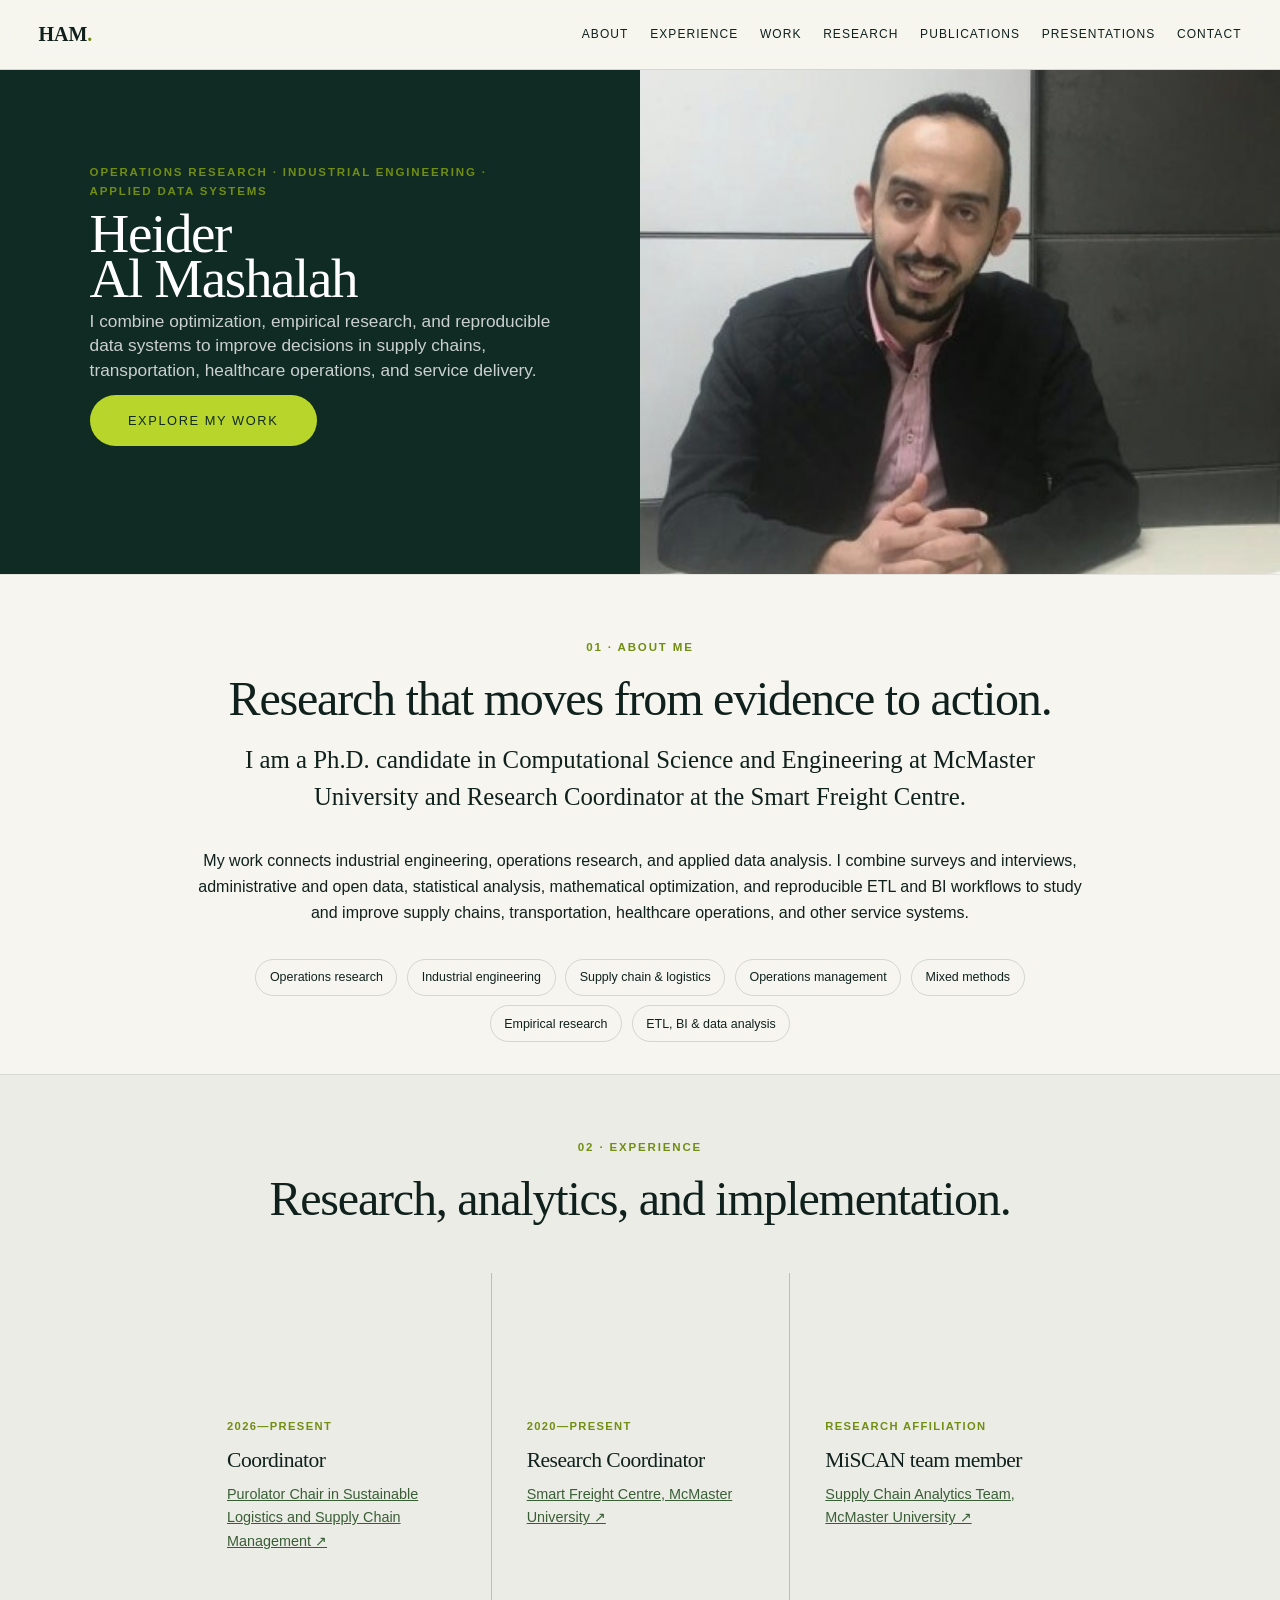
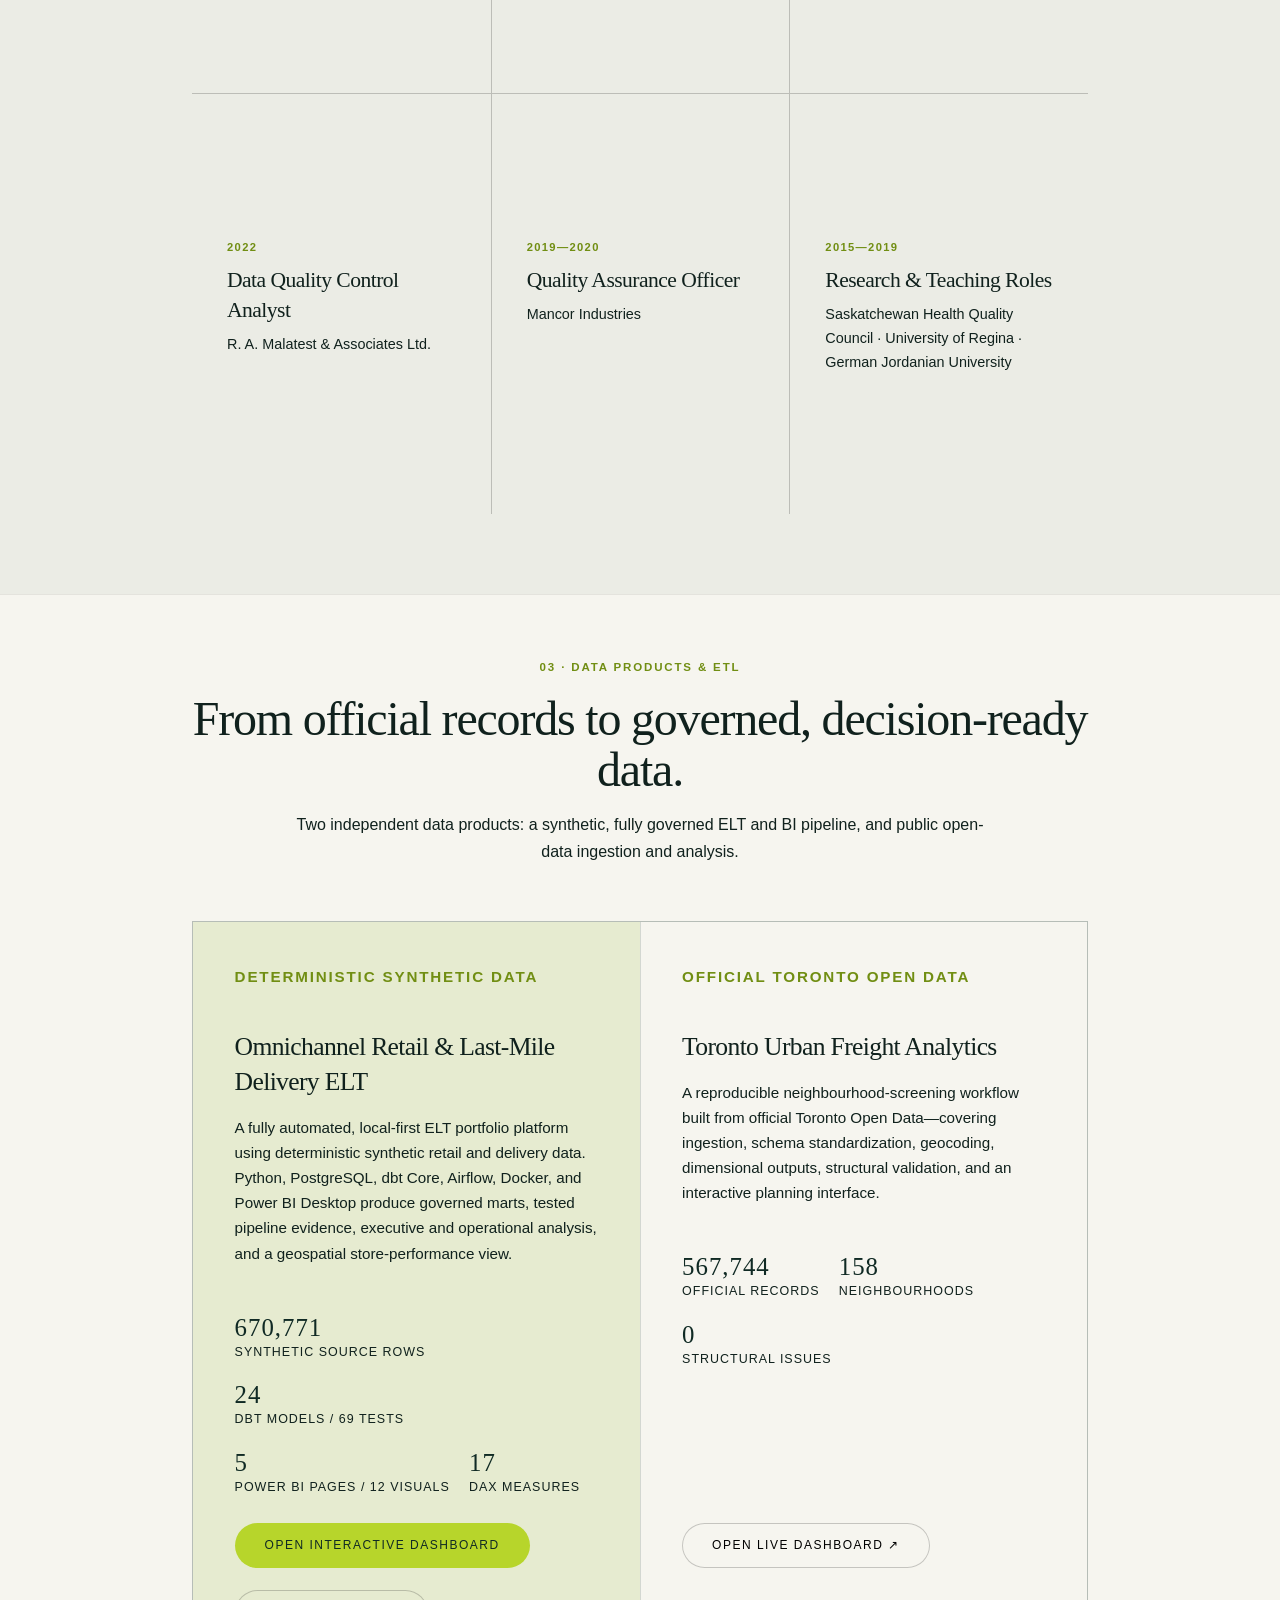
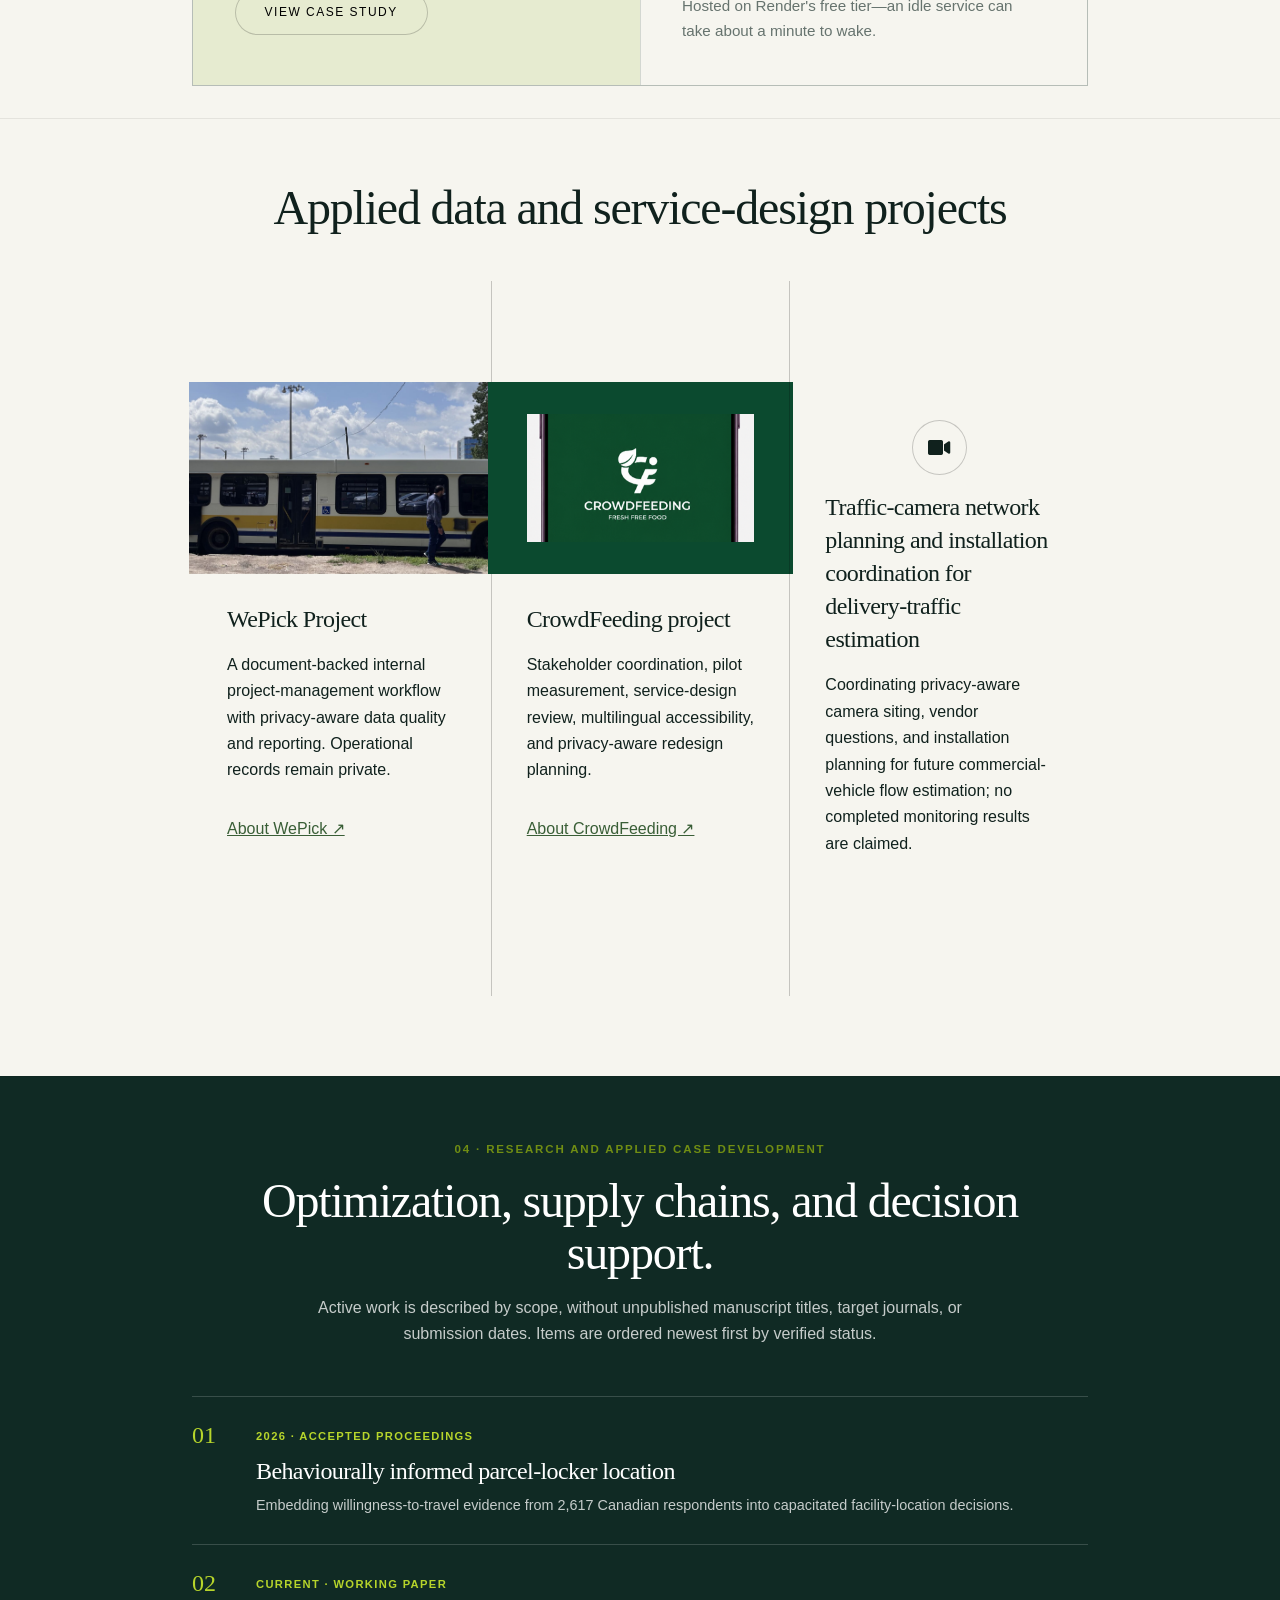
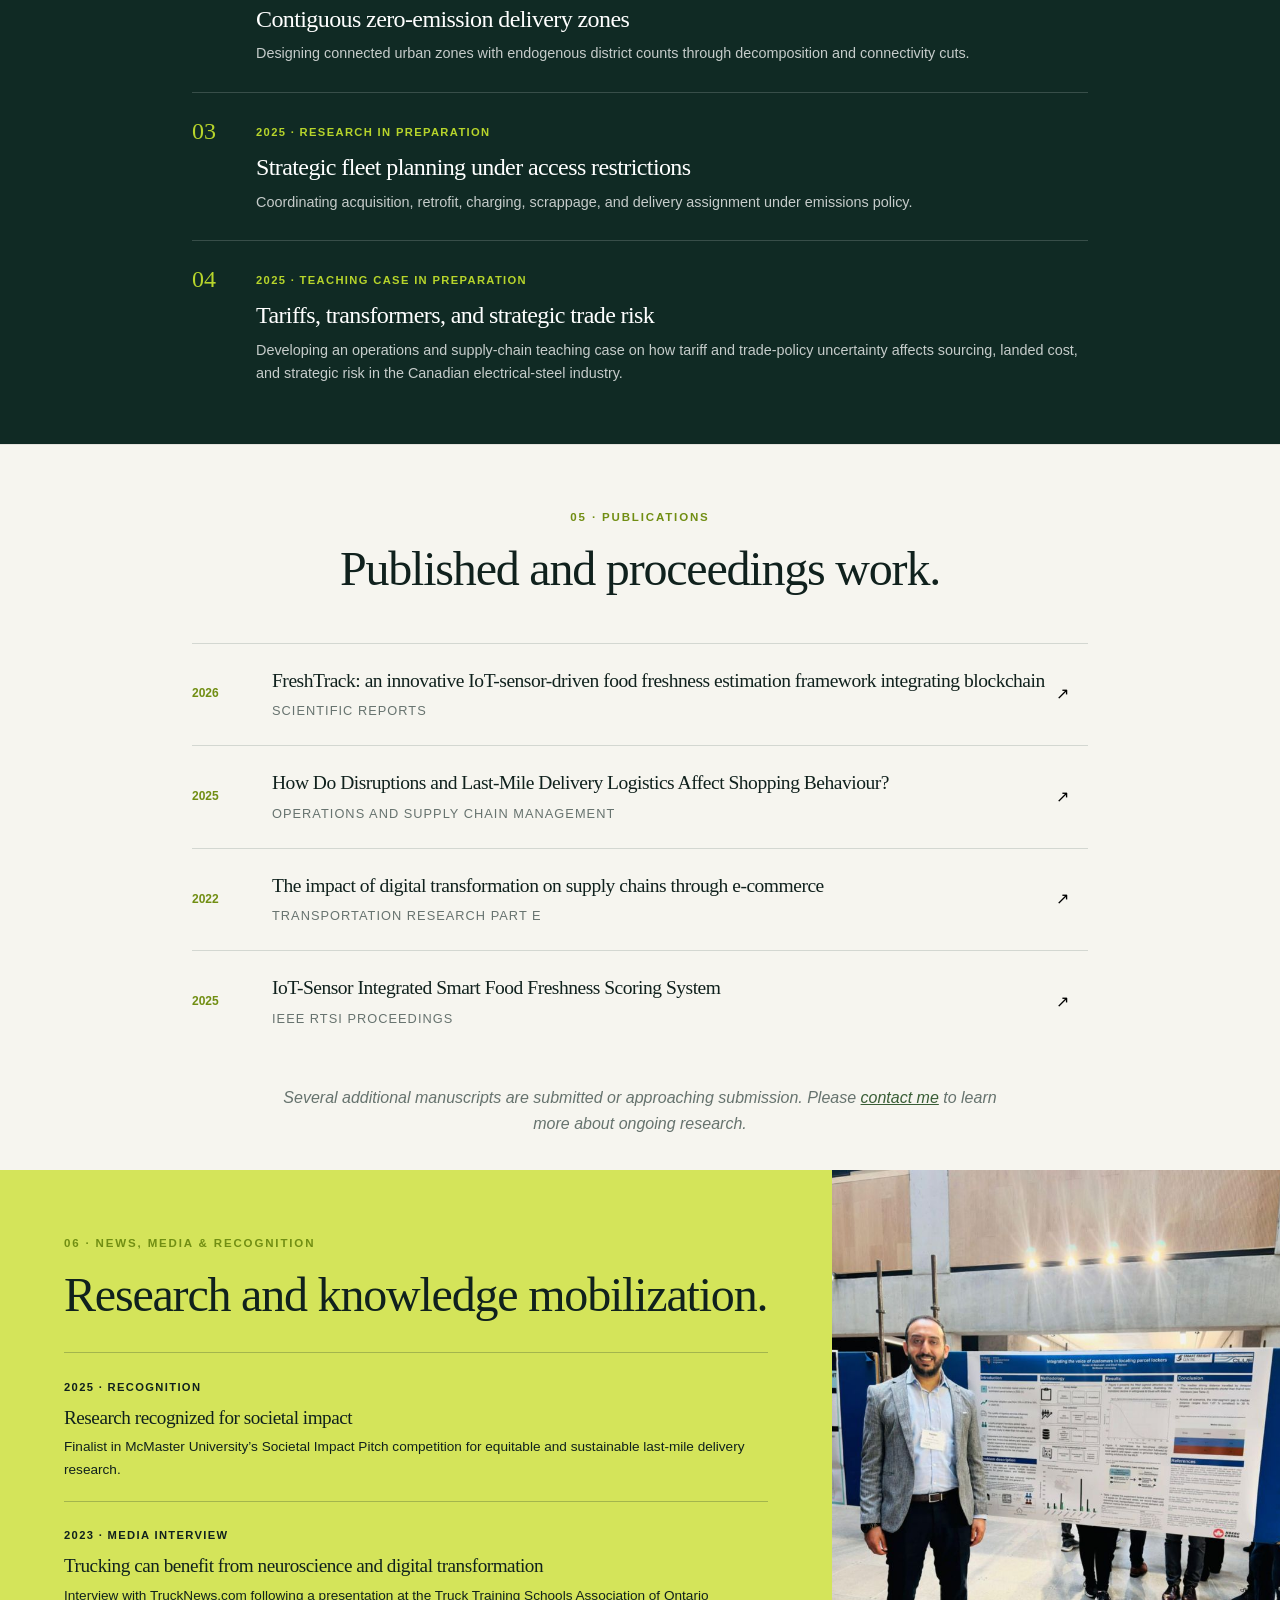
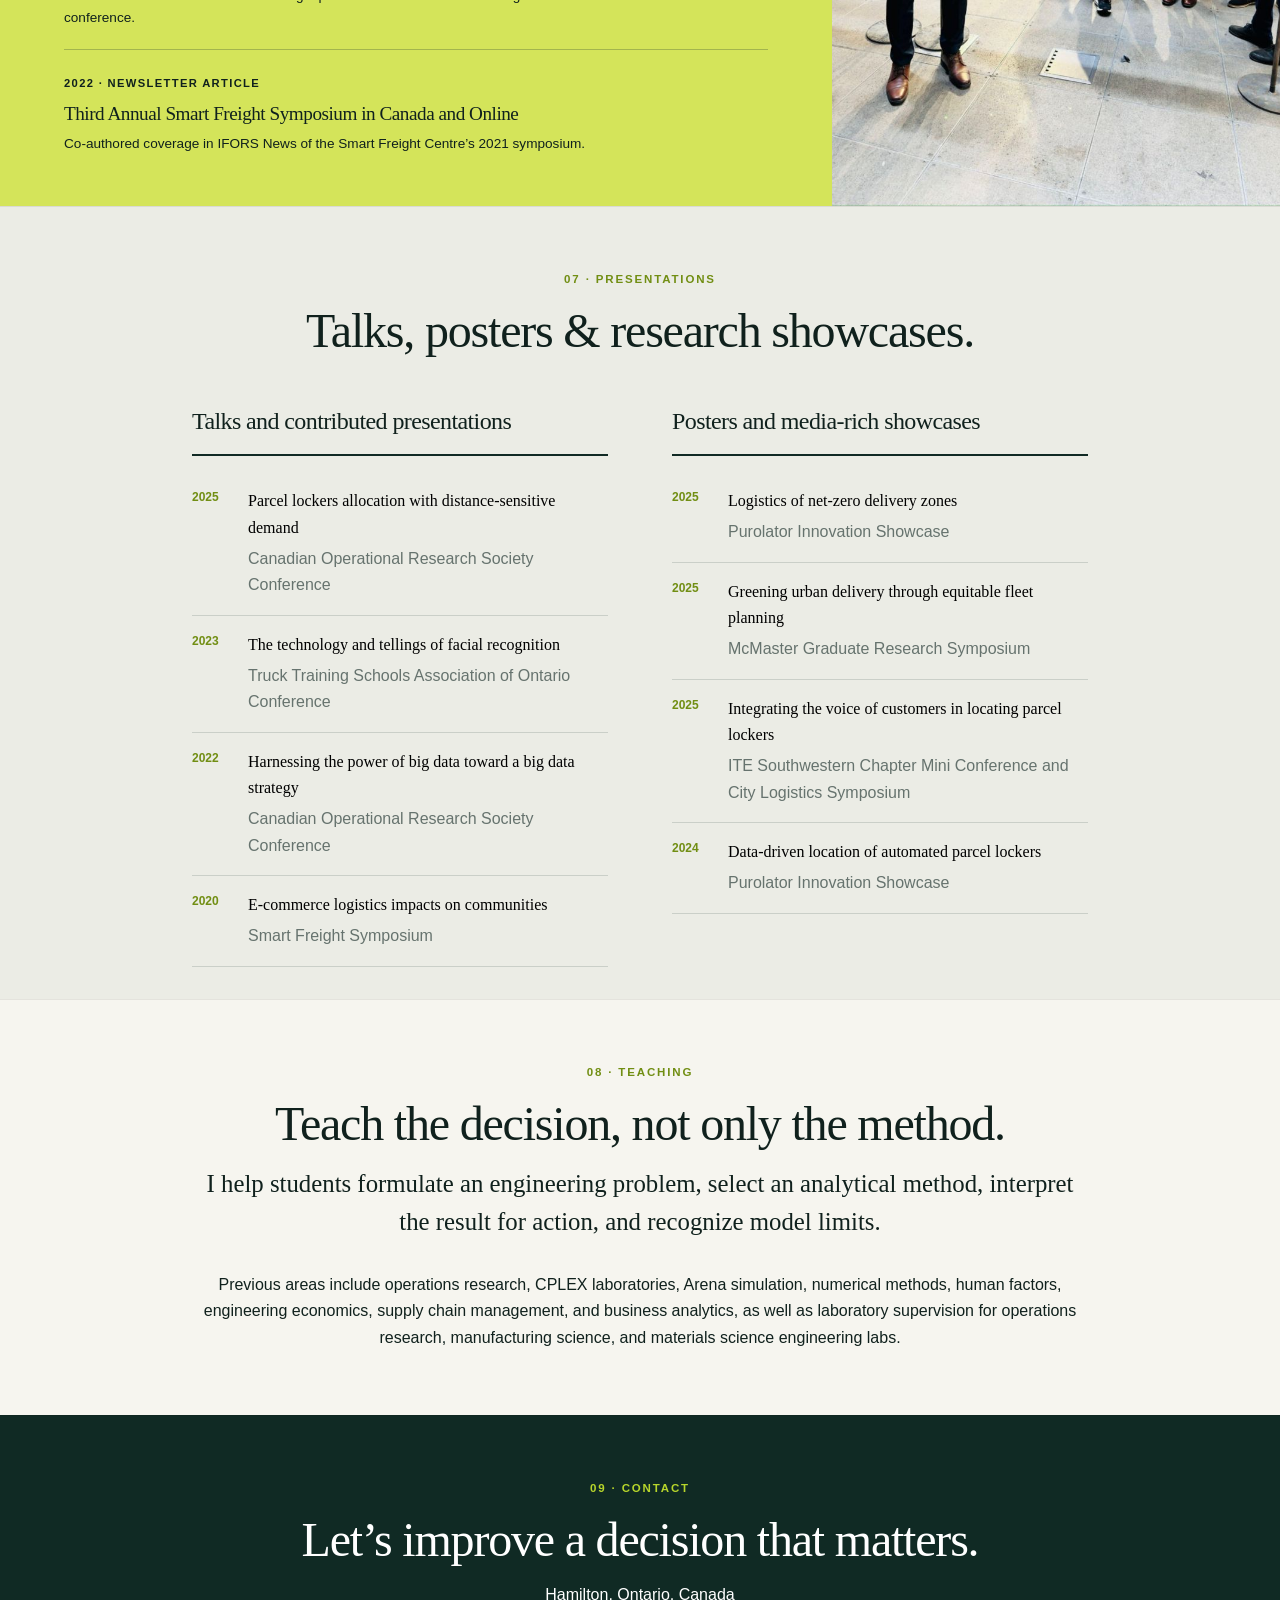
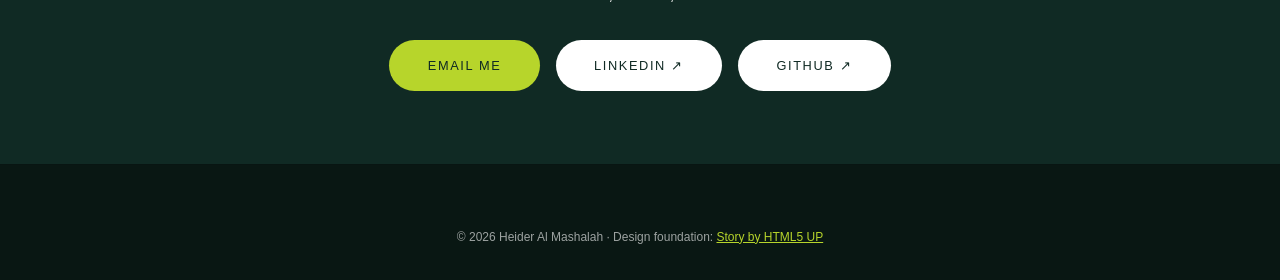
<file: index.html>
<!DOCTYPE HTML>
<html lang="en">
<head>
  <title>Heider Al Mashalah | Operations Research &amp; Data Analytics</title>
  <meta charset="utf-8">
  <meta name="viewport" content="width=device-width, initial-scale=1, user-scalable=no">
  <meta name="description" content="Heider Al Mashalah — operations research, industrial engineering, supply chain and logistics, operations management, mixed methods, empirical research, and ETL, BI, and data analysis.">
  <meta property="og:title" content="Heider Al Mashalah">
  <meta property="og:description" content="Operations research · Industrial engineering · Applied data systems">
  <meta property="og:image" content="https://heidermash.github.io/images/og.png">
  <link rel="icon" href="favicon.svg">
  <link rel="stylesheet" href="assets/css/main.css">
  <link rel="stylesheet" href="assets/css/custom.css">
  <noscript><link rel="stylesheet" href="assets/css/noscript.css"></noscript>
</head>
<body class="is-preload">
  <a class="skip-link" href="#about">Skip to content</a>
  <nav id="site-nav" aria-label="Main navigation">
    <a class="brand" href="#home">HAM<span>.</span></a>
    <div class="nav-links">
      <a href="#about">About</a><a href="#experience">Experience</a><a href="#work">Work</a>
      <a href="#research">Research</a><a href="#publications">Publications</a><a href="#presentations">Presentations</a><a href="#contact">Contact</a>
    </div>
  </nav>

  <div id="wrapper" class="divided">
    <section id="home" class="banner style1 orient-left content-align-left image-position-center onload-image-fade-in onload-content-fade-right hero">
      <div class="content">
        <p class="eyebrow">Operations research · Industrial engineering · Applied data systems</p>
        <h1>Heider<br>Al Mashalah</h1>
        <p class="major">I combine optimization, empirical research, and reproducible data systems to improve decisions in supply chains, transportation, healthcare operations, and service delivery.</p>
        <ul class="actions stacked"><li><a href="#about" class="button primary large wide smooth-scroll-middle">Explore my work</a></li></ul>
      </div>
      <div class="image"><img src="images/heider-portrait.jpg" alt="Heider Al Mashalah"></div>
    </section>

    <section id="about" class="wrapper style1 align-center section-pad">
      <div class="inner narrow">
        <p class="eyebrow">01 · About me</p>
        <h2>Research that moves from evidence to action.</h2>
        <p class="lead">I am a Ph.D. candidate in Computational Science and Engineering at McMaster University and Research Coordinator at the Smart Freight Centre.</p>
        <p>My work connects industrial engineering, operations research, and applied data analysis. I combine surveys and interviews, administrative and open data, statistical analysis, mathematical optimization, and reproducible ETL and BI workflows to study and improve supply chains, transportation, healthcare operations, and other service systems.</p>
        <div class="chips"><span>Operations research</span><span>Industrial engineering</span><span>Supply chain &amp; logistics</span><span>Operations management</span><span>Mixed methods</span><span>Empirical research</span><span>ETL, BI &amp; data analysis</span></div>
      </div>
    </section>

    <section id="experience" class="wrapper style1 align-center section-pad muted">
      <div class="inner">
        <p class="eyebrow">02 · Experience</p><h2>Research, analytics, and implementation.</h2>
        <div class="items style1 medium onscroll-fade-in experience-grid">
          <section><span class="meta">2026—present</span><h3>Coordinator</h3><p><a href="https://purolator.mcmaster.ca/about-the-chair/team/" target="_blank" rel="noreferrer">Purolator Chair in Sustainable Logistics and Supply Chain Management ↗</a></p></section>
          <section><span class="meta">2020—present</span><h3>Research Coordinator</h3><p><a href="https://smartfreightcentre.ca/our-people/" target="_blank" rel="noreferrer">Smart Freight Centre, McMaster University ↗</a></p></section>
          <section><span class="meta">Research affiliation</span><h3>MiSCAN team member</h3><p><a href="https://miscan.mcmaster.ca/our-team/" target="_blank" rel="noreferrer">Supply Chain Analytics Team, McMaster University ↗</a></p></section>
          <section><span class="meta">2022</span><h3>Data Quality Control Analyst</h3><p>R. A. Malatest &amp; Associates Ltd.</p></section>
          <section><span class="meta">2019—2020</span><h3>Quality Assurance Officer</h3><p>Mancor Industries</p></section>
          <section><span class="meta">2015—2019</span><h3>Research &amp; Teaching Roles</h3><p>Saskatchewan Health Quality Council · University of Regina · German Jordanian University</p></section>
        </div>
      </div>
    </section>

    <section id="work" class="wrapper style1 align-center section-pad">
      <div class="inner">
        <p class="eyebrow">03 · Data products &amp; ETL</p>
        <h2>From official records to governed, decision-ready data.</h2>
        <p class="section-intro">Two independent data products: a synthetic, fully governed ELT and BI pipeline, and public open-data ingestion and analysis.</p>
        <div class="data-products-grid">
          <article class="data-product-card omni-card">
            <p class="meta">Deterministic synthetic data</p>
            <h3>Omnichannel Retail &amp; Last-Mile Delivery ELT</h3>
            <p>A fully automated, local-first ELT portfolio platform using deterministic synthetic retail and delivery data. Python, PostgreSQL, dbt Core, Airflow, Docker, and Power BI Desktop produce governed marts, tested pipeline evidence, executive and operational analysis, and a geospatial store-performance view.</p>
            <div class="metrics"><span><b>670,771</b> synthetic source rows</span><span><b>24</b> dbt models / 69 tests</span><span><b>5</b> Power BI pages / 12 visuals</span><span><b>17</b> DAX measures</span></div>
            <ul class="actions"><li><a href="projects/omnichannel-retail-elt/dashboard/" class="button primary">Open interactive dashboard</a></li><li><a href="projects/omnichannel-retail-elt/" class="button">View case study</a></li></ul>
          </article>
          <article class="data-product-card toronto-card">
            <p class="meta">Official Toronto Open Data</p>
            <h3>Toronto Urban Freight Analytics</h3>
            <p>A reproducible neighbourhood-screening workflow built from official Toronto Open Data—covering ingestion, schema standardization, geocoding, dimensional outputs, structural validation, and an interactive planning interface.</p>
            <div class="metrics"><span><b>567,744</b> official records</span><span><b>158</b> neighbourhoods</span><span><b>0</b> structural issues</span></div>
            <ul class="actions"><li><a href="https://toronto-freight-dashboard.onrender.com/" target="_blank" rel="noreferrer" class="button">Open live dashboard ↗</a></li></ul>
            <p class="card-note">Hosted on Render's free tier—an idle service can take about a minute to wake.</p>
          </article>
        </div>
      </div>
    </section>

    <section class="wrapper style1 align-center section-pad">
      <div class="inner">
        <h2>Applied data and service-design projects</h2>
        <div class="items style1 medium onscroll-fade-in project-grid">
          <section><img class="project-thumb" src="images/wepick-project.jpg" alt="WePick project vehicle used in community service operations"><h3>WePick Project</h3><p>A document-backed internal project-management workflow with privacy-aware data quality and reporting. Operational records remain private.</p><a href="https://wepick.ca/" target="_blank" rel="noreferrer">About WePick ↗</a></section>
          <section><img class="project-thumb logo-thumb" src="images/crowdfeeding-project.png" alt="CrowdFeeding project logo"><h3>CrowdFeeding project</h3><p>Stakeholder coordination, pilot measurement, service-design review, multilingual accessibility, and privacy-aware redesign planning.</p><a href="https://crowdfeeding.ca/#about" target="_blank" rel="noreferrer">About CrowdFeeding ↗</a></section>
          <section><span class="icon solid style2 major fa-video"></span><h3>Traffic-camera network planning and installation coordination for delivery-traffic estimation</h3><p>Coordinating privacy-aware camera siting, vendor questions, and installation planning for future commercial-vehicle flow estimation; no completed monitoring results are claimed.</p></section>
        </div>
      </div>
    </section>

    <section id="research" class="wrapper style1 align-center section-pad dark-panel">
      <div class="inner">
        <p class="eyebrow">04 · Research and applied case development</p><h2>Optimization, supply chains, and decision support.</h2>
        <p class="section-intro">Active work is described by scope, without unpublished manuscript titles, target journals, or submission dates. Items are ordered newest first by verified status.</p>
        <div class="research-list">
          <article><span>01</span><div><span class="meta">2026 · Accepted proceedings</span><h3>Behaviourally informed parcel-locker location</h3><p>Embedding willingness-to-travel evidence from 2,617 Canadian respondents into capacitated facility-location decisions.</p></div></article>
          <article><span>02</span><div><span class="meta">Current · Working paper</span><h3>Contiguous zero-emission delivery zones</h3><p>Designing connected urban zones with endogenous district counts through decomposition and connectivity cuts.</p></div></article>
          <article><span>03</span><div><span class="meta">2025 · Research in preparation</span><h3>Strategic fleet planning under access restrictions</h3><p>Coordinating acquisition, retrofit, charging, scrappage, and delivery assignment under emissions policy.</p></div></article>
          <article><span>04</span><div><span class="meta">2025 · Teaching case in preparation</span><h3>Tariffs, transformers, and strategic trade risk</h3><p>Developing an operations and supply-chain teaching case on how tariff and trade-policy uncertainty affects sourcing, landed cost, and strategic risk in the Canadian electrical-steel industry.</p></div></article>
        </div>
      </div>
    </section>

    <section id="publications" class="wrapper style1 align-center section-pad">
      <div class="inner publication-wrap">
        <p class="eyebrow">05 · Publications</p><h2>Published and proceedings work.</h2>
        <div class="publication-list">
          <a href="https://doi.org/10.1038/s41598-026-44579-1" target="_blank" rel="noreferrer"><span>2026</span><div><h3>FreshTrack: an innovative IoT-sensor-driven food freshness estimation framework integrating blockchain</h3><p>Scientific Reports</p></div><b>↗</b></a>
          <a href="https://doi.org/10.31387/oscm0630494" target="_blank" rel="noreferrer"><span>2025</span><div><h3>How Do Disruptions and Last-Mile Delivery Logistics Affect Shopping Behaviour?</h3><p>Operations and Supply Chain Management</p></div><b>↗</b></a>
          <a href="https://doi.org/10.1016/j.tre.2022.102837" target="_blank" rel="noreferrer"><span>2022</span><div><h3>The impact of digital transformation on supply chains through e-commerce</h3><p>Transportation Research Part E</p></div><b>↗</b></a>
          <a href="https://doi.org/10.1109/RTSI64020.2025.11212242" target="_blank" rel="noreferrer"><span>2025</span><div><h3>IoT-Sensor Integrated Smart Food Freshness Scoring System</h3><p>IEEE RTSI proceedings</p></div><b>↗</b></a>
        </div>
        <p class="ongoing-note">Several additional manuscripts are submitted or approaching submission. Please <a href="#contact">contact me</a> to learn more about ongoing research.</p>
      </div>
    </section>

    <section id="news" class="spotlight style1 orient-left content-align-left image-position-center onscroll-image-fade-in news-panel">
      <div class="content"><p class="eyebrow">06 · News, media &amp; recognition</p><h2>Research and knowledge mobilization.</h2><div class="recognition-list">
        <a href="https://smartfreightcentre.ca/2025/02/26/smart-freight-centre-research-recognized-for-societal-impact/" target="_blank" rel="noreferrer"><span>2025 · Recognition</span><h3>Research recognized for societal impact</h3><p>Finalist in McMaster University’s Societal Impact Pitch competition for equitable and sustainable last-mile delivery research.</p></a>
        <a href="https://www.trucknews.com/technology/trucking-can-benefit-from-neuroscience-digital-transformation/1003172860/" target="_blank" rel="noreferrer"><span>2023 · Media interview</span><h3>Trucking can benefit from neuroscience and digital transformation</h3><p>Interview with TruckNews.com following a presentation at the Truck Training Schools Association of Ontario conference.</p></a>
        <a href="https://www.ifors.org/newsletter/ifors-news-june-2022.pdf" target="_blank" rel="noreferrer"><span>2022 · Newsletter article</span><h3>Third Annual Smart Freight Symposium in Canada and Online</h3><p>Co-authored coverage in IFORS News of the Smart Freight Centre’s 2021 symposium.</p></a>
      </div></div>
      <div class="image"><img src="images/heider-poster-presentation.jpg" alt="Heider Al Mashalah presenting parcel-locker research"></div>
    </section>

    <section id="presentations" class="wrapper style1 align-center section-pad muted">
      <div class="inner">
        <p class="eyebrow">07 · Presentations</p><h2>Talks, posters &amp; research showcases.</h2>
        <div class="talk-columns">
          <div><h3>Talks and contributed presentations</h3>
            <p><span>2025</span><b>Parcel lockers allocation with distance-sensitive demand</b><small>Canadian Operational Research Society Conference</small></p>
            <p><span>2023</span><b>The technology and tellings of facial recognition</b><small>Truck Training Schools Association of Ontario Conference</small></p>
            <p><span>2022</span><b>Harnessing the power of big data toward a big data strategy</b><small>Canadian Operational Research Society Conference</small></p>
            <p><span>2020</span><b>E-commerce logistics impacts on communities</b><small>Smart Freight Symposium</small></p>
          </div>
          <div><h3>Posters and media-rich showcases</h3>
            <p><span>2025</span><b>Logistics of net-zero delivery zones</b><small>Purolator Innovation Showcase</small></p>
            <p><span>2025</span><b>Greening urban delivery through equitable fleet planning</b><small>McMaster Graduate Research Symposium</small></p>
            <p><span>2025</span><b>Integrating the voice of customers in locating parcel lockers</b><small>ITE Southwestern Chapter Mini Conference and City Logistics Symposium</small></p>
            <p><span>2024</span><b>Data-driven location of automated parcel lockers</b><small>Purolator Innovation Showcase</small></p>
          </div>
        </div>
      </div>
    </section>

    <section id="teaching" class="wrapper style1 align-center section-pad">
      <div class="inner narrow"><p class="eyebrow">08 · Teaching</p><h2>Teach the decision, not only the method.</h2><p class="lead">I help students formulate an engineering problem, select an analytical method, interpret the result for action, and recognize model limits.</p><p>Previous areas include operations research, CPLEX laboratories, Arena simulation, numerical methods, human factors, engineering economics, supply chain management, and business analytics, as well as laboratory supervision for operations research, manufacturing science, and materials science engineering labs.</p></div>
    </section>

    <section id="contact" class="wrapper style1 align-center section-pad contact-panel">
      <div class="inner narrow"><p class="eyebrow">09 · Contact</p><h2>Let’s improve a decision that matters.</h2><p>Hamilton, Ontario, Canada</p><ul class="actions special"><li><a class="button primary large" href="mailto:almashah@mcmaster.ca">Email me</a></li><li><a class="button large" href="https://www.linkedin.com/in/heider-al-mashalah-961914206/" target="_blank" rel="noreferrer">LinkedIn ↗</a></li><li><a class="button large" href="https://github.com/heidermash" target="_blank" rel="noreferrer">GitHub ↗</a></li></ul></div>
    </section>

    <footer class="wrapper style1 align-center"><div class="inner"><p>© 2026 Heider Al Mashalah · Design foundation: <a href="https://html5up.net/story" target="_blank" rel="noreferrer">Story by HTML5 UP</a></p></div></footer>
  </div>
  <script src="assets/js/jquery.min.js"></script><script src="assets/js/jquery.scrollex.min.js"></script><script src="assets/js/jquery.scrolly.min.js"></script><script src="assets/js/browser.min.js"></script><script src="assets/js/breakpoints.min.js"></script><script src="assets/js/util.js"></script><script src="assets/js/main.js"></script>
</body>
</html>
</file>
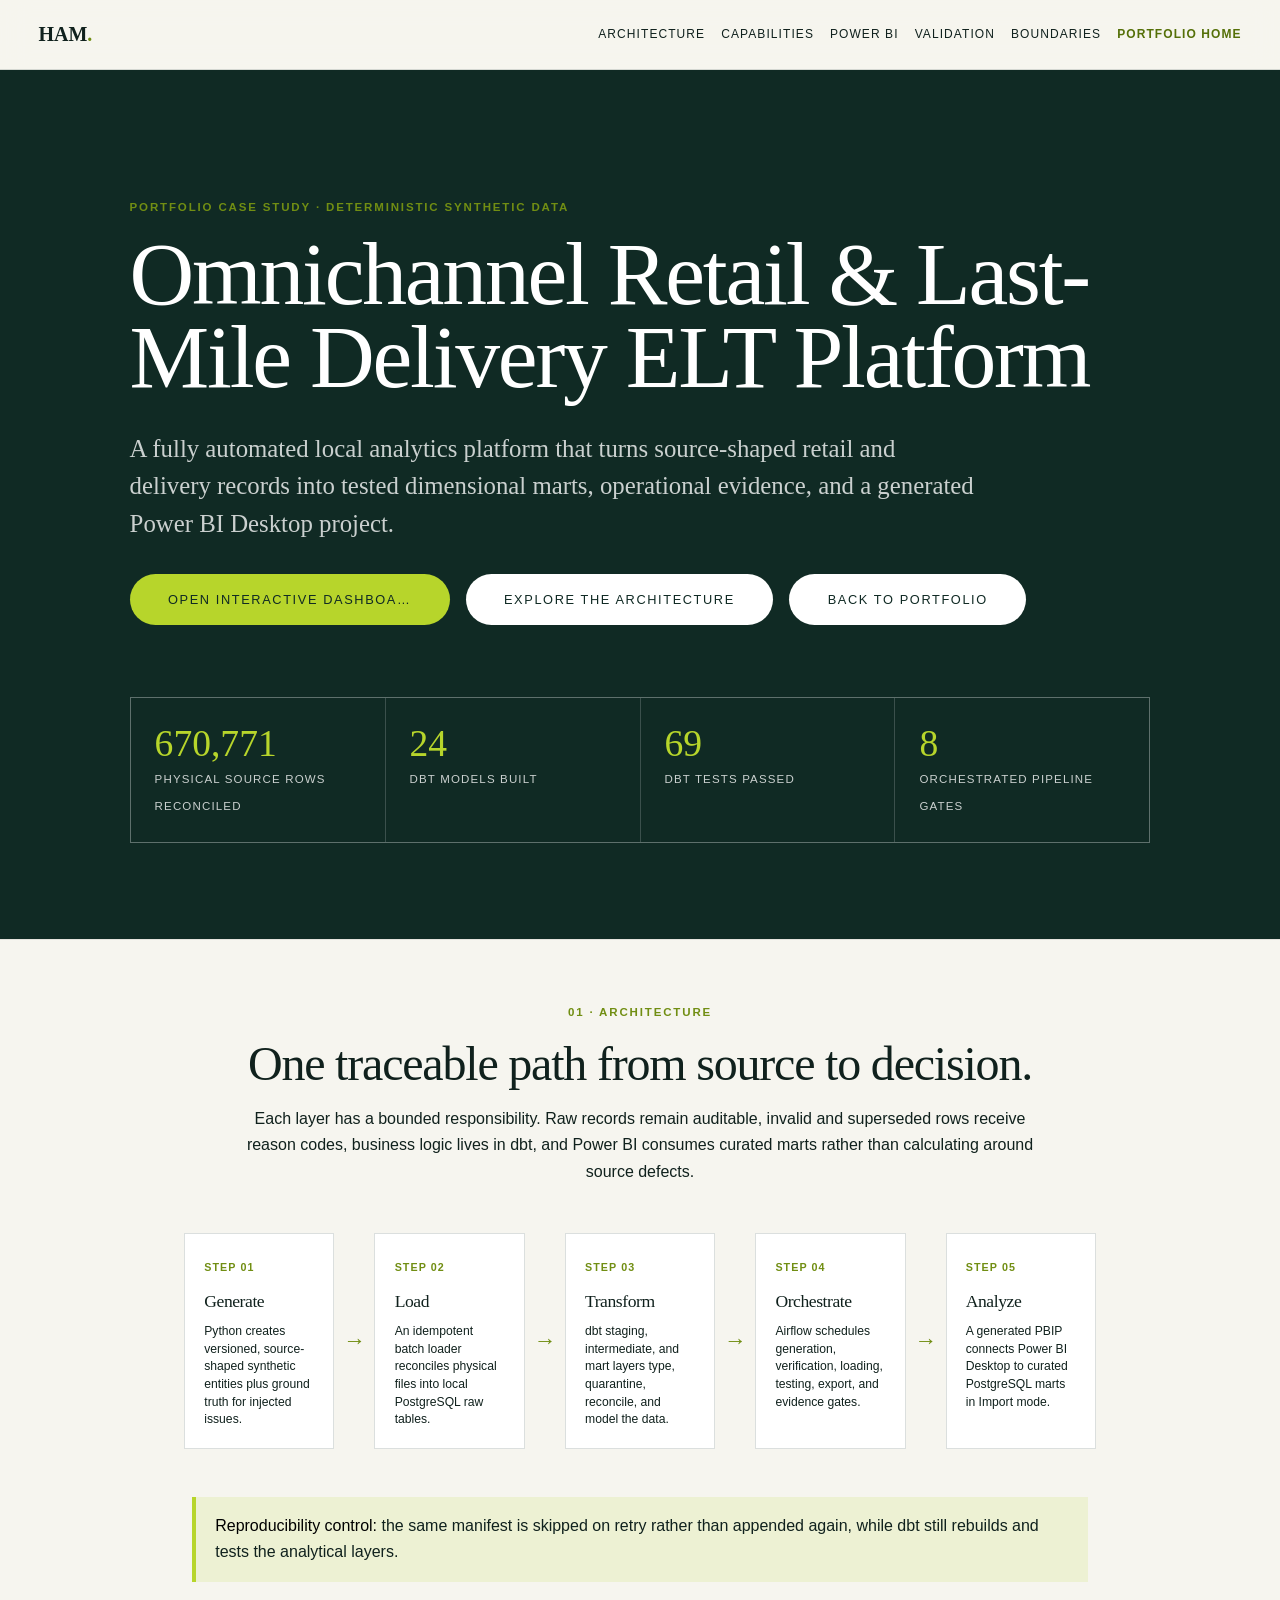
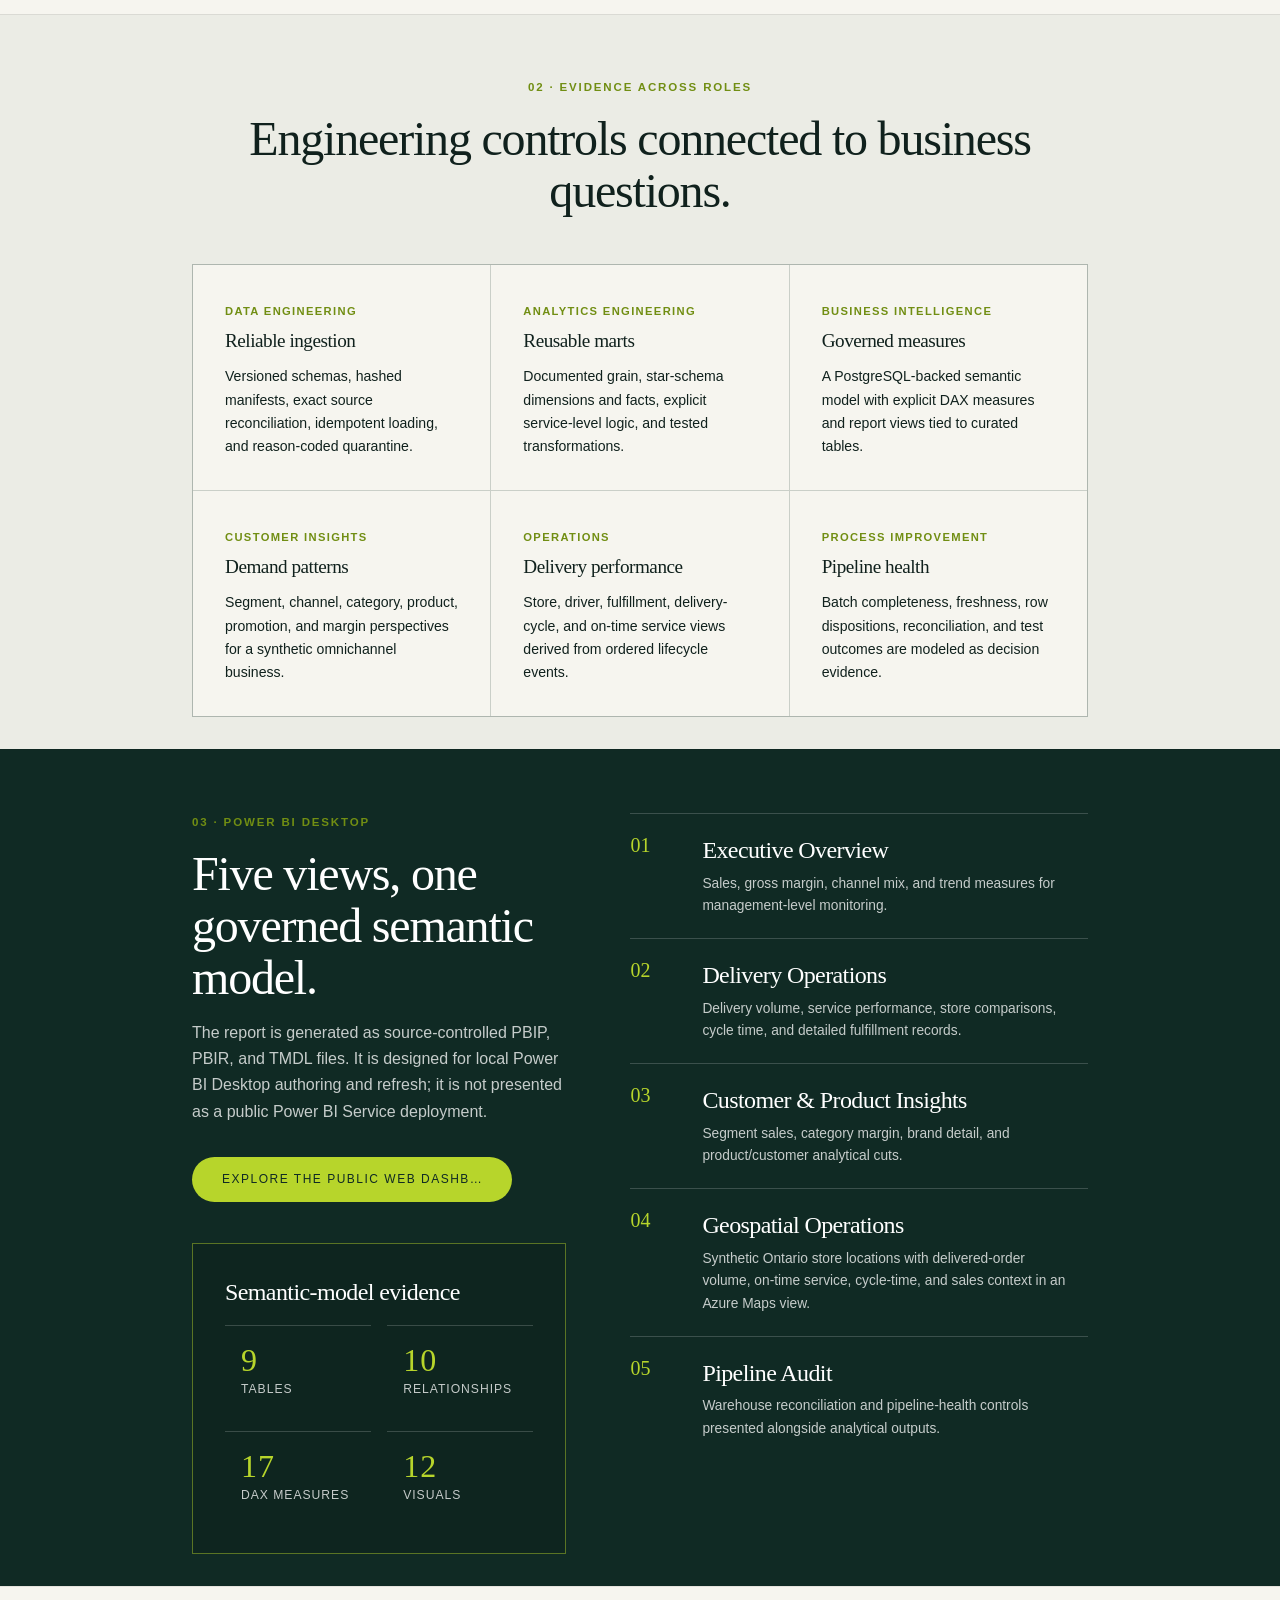
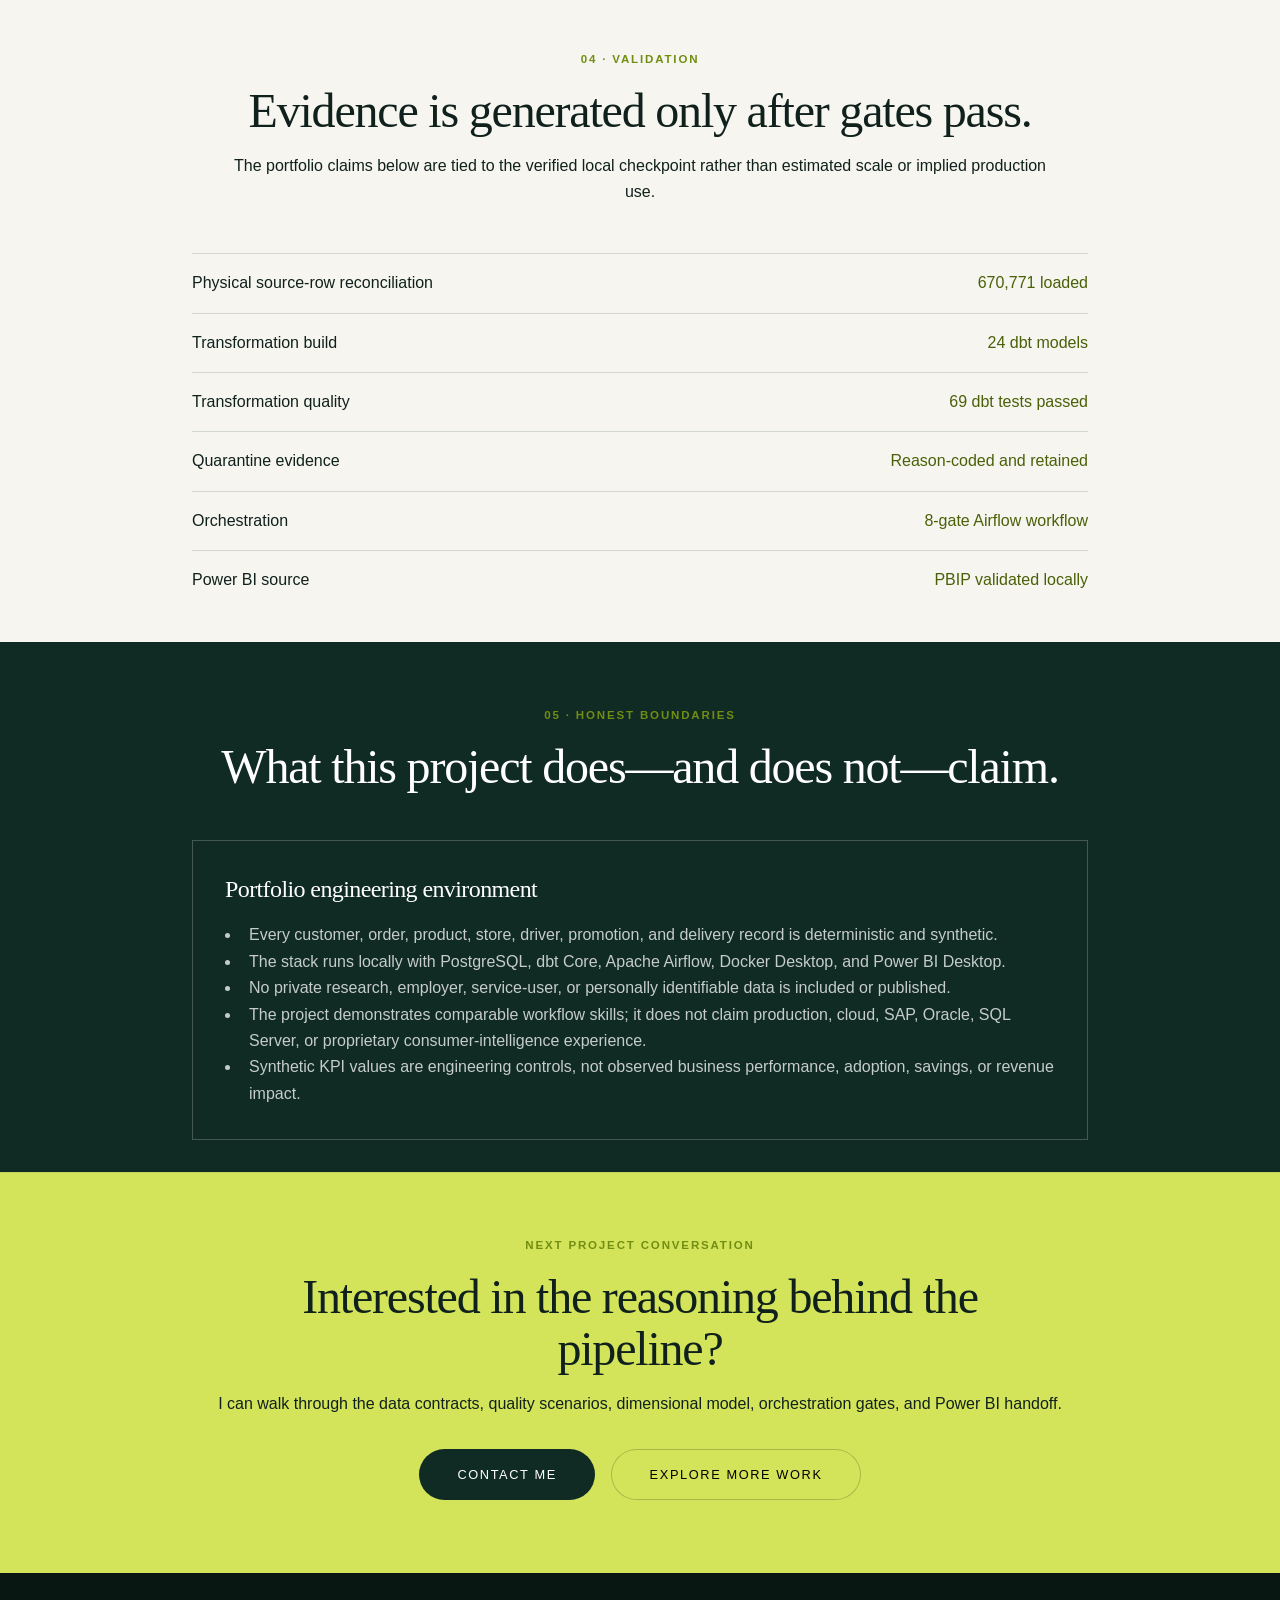
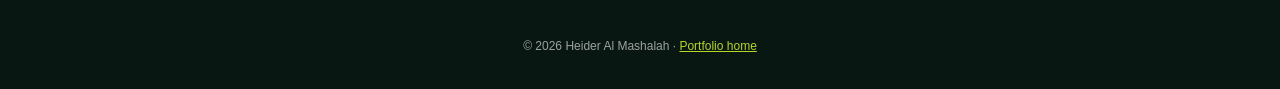
<file: projects/omnichannel-retail-elt/index.html>
<!DOCTYPE HTML>
<html lang="en">
<head>
  <title>Omnichannel Retail ELT Case Study | Heider Al Mashalah</title>
  <meta charset="utf-8">
  <meta name="viewport" content="width=device-width, initial-scale=1, user-scalable=no">
  <meta name="description" content="A local-first data engineering and Power BI portfolio case study using deterministic synthetic omnichannel retail and last-mile delivery data.">
  <meta property="og:title" content="Omnichannel Retail &amp; Last-Mile Delivery ELT">
  <meta property="og:description" content="PostgreSQL, dbt, Airflow, and Power BI Desktop—with explicit validation and synthetic-data boundaries.">
  <meta property="og:image" content="https://heidermash.github.io/images/og.png">
  <link rel="icon" href="../../favicon.svg">
  <link rel="stylesheet" href="../../assets/css/main.css">
  <link rel="stylesheet" href="../../assets/css/custom.css">
  <noscript><link rel="stylesheet" href="../../assets/css/noscript.css"></noscript>
</head>
<body class="is-preload case-study-page">
  <a class="skip-link" href="#overview">Skip to content</a>
  <nav id="site-nav" aria-label="Case study navigation">
    <a class="brand" href="../../index.html#home">HAM<span>.</span></a>
    <div class="nav-links">
      <a href="#architecture">Architecture</a><a href="#capabilities">Capabilities</a><a href="#report">Power BI</a><a href="#validation">Validation</a><a href="#boundaries">Boundaries</a><a href="../../index.html#work">Portfolio home</a>
    </div>
  </nav>

  <main id="wrapper" class="divided">
    <section id="overview" class="case-hero">
      <div class="inner">
        <p class="eyebrow">Portfolio case study · Deterministic synthetic data</p>
        <h1>Omnichannel Retail &amp; Last-Mile Delivery ELT Platform</h1>
        <p class="lead">A fully automated local analytics platform that turns source-shaped retail and delivery records into tested dimensional marts, operational evidence, and a generated Power BI Desktop project.</p>
        <ul class="actions"><li><a href="dashboard/" class="button primary large">Open interactive dashboard</a></li><li><a href="#architecture" class="button large smooth-scroll-middle">Explore the architecture</a></li><li><a href="../../index.html#work" class="button large">Back to portfolio</a></li></ul>
        <div class="case-kpis" role="group" aria-label="Project evidence summary">
          <div><b>670,771</b><span>physical source rows reconciled</span></div>
          <div><b>24</b><span>dbt models built</span></div>
          <div><b>69</b><span>dbt tests passed</span></div>
          <div><b>8</b><span>orchestrated pipeline gates</span></div>
        </div>
      </div>
    </section>

    <section id="architecture" class="wrapper style1 align-center section-pad">
      <div class="inner">
        <p class="eyebrow">01 · Architecture</p>
        <h2>One traceable path from source to decision.</h2>
        <p class="case-intro">Each layer has a bounded responsibility. Raw records remain auditable, invalid and superseded rows receive reason codes, business logic lives in dbt, and Power BI consumes curated marts rather than calculating around source defects.</p>
        <div class="pipeline-flow" role="group" aria-label="ELT architecture flow">
          <article><span>STEP 01</span><h3>Generate</h3><p>Python creates versioned, source-shaped synthetic entities plus ground truth for injected issues.</p></article>
          <div class="flow-arrow" aria-hidden="true">→</div>
          <article><span>STEP 02</span><h3>Load</h3><p>An idempotent batch loader reconciles physical files into local PostgreSQL raw tables.</p></article>
          <div class="flow-arrow" aria-hidden="true">→</div>
          <article><span>STEP 03</span><h3>Transform</h3><p>dbt staging, intermediate, and mart layers type, quarantine, reconcile, and model the data.</p></article>
          <div class="flow-arrow" aria-hidden="true">→</div>
          <article><span>STEP 04</span><h3>Orchestrate</h3><p>Airflow schedules generation, verification, loading, testing, export, and evidence gates.</p></article>
          <div class="flow-arrow" aria-hidden="true">→</div>
          <article><span>STEP 05</span><h3>Analyze</h3><p>A generated PBIP connects Power BI Desktop to curated PostgreSQL marts in Import mode.</p></article>
        </div>
        <p class="evidence-note"><b>Reproducibility control:</b> the same manifest is skipped on retry rather than appended again, while dbt still rebuilds and tests the analytical layers.</p>
      </div>
    </section>

    <section id="capabilities" class="wrapper style1 align-center section-pad muted">
      <div class="inner">
        <p class="eyebrow">02 · Evidence across roles</p>
        <h2>Engineering controls connected to business questions.</h2>
        <div class="capability-grid">
          <article><span class="meta">Data engineering</span><h3>Reliable ingestion</h3><p>Versioned schemas, hashed manifests, exact source reconciliation, idempotent loading, and reason-coded quarantine.</p></article>
          <article><span class="meta">Analytics engineering</span><h3>Reusable marts</h3><p>Documented grain, star-schema dimensions and facts, explicit service-level logic, and tested transformations.</p></article>
          <article><span class="meta">Business intelligence</span><h3>Governed measures</h3><p>A PostgreSQL-backed semantic model with explicit DAX measures and report views tied to curated tables.</p></article>
          <article><span class="meta">Customer insights</span><h3>Demand patterns</h3><p>Segment, channel, category, product, promotion, and margin perspectives for a synthetic omnichannel business.</p></article>
          <article><span class="meta">Operations</span><h3>Delivery performance</h3><p>Store, driver, fulfillment, delivery-cycle, and on-time service views derived from ordered lifecycle events.</p></article>
          <article><span class="meta">Process improvement</span><h3>Pipeline health</h3><p>Batch completeness, freshness, row dispositions, reconciliation, and test outcomes are modeled as decision evidence.</p></article>
        </div>
      </div>
    </section>

    <section id="report" class="wrapper style1 section-pad dark-panel">
      <div class="inner report-layout">
        <div>
          <p class="eyebrow">03 · Power BI Desktop</p>
          <h2>Five views, one governed semantic model.</h2>
          <p>The report is generated as source-controlled PBIP, PBIR, and TMDL files. It is designed for local Power BI Desktop authoring and refresh; it is not presented as a public Power BI Service deployment.</p>
          <p><a href="dashboard/" class="button primary">Explore the public web dashboard</a></p>
          <div class="model-card">
            <h3>Semantic-model evidence</h3>
            <div class="model-stats"><span><b>9</b>tables</span><span><b>10</b>relationships</span><span><b>17</b>DAX measures</span><span><b>12</b>visuals</span></div>
          </div>
        </div>
        <div class="report-pages">
          <article><h3>Executive Overview</h3><p>Sales, gross margin, channel mix, and trend measures for management-level monitoring.</p></article>
          <article><h3>Delivery Operations</h3><p>Delivery volume, service performance, store comparisons, cycle time, and detailed fulfillment records.</p></article>
          <article><h3>Customer &amp; Product Insights</h3><p>Segment sales, category margin, brand detail, and product/customer analytical cuts.</p></article>
          <article><h3>Geospatial Operations</h3><p>Synthetic Ontario store locations with delivered-order volume, on-time service, cycle-time, and sales context in an Azure Maps view.</p></article>
          <article><h3>Pipeline Audit</h3><p>Warehouse reconciliation and pipeline-health controls presented alongside analytical outputs.</p></article>
        </div>
      </div>
    </section>

    <section id="validation" class="wrapper style1 align-center section-pad">
      <div class="inner">
        <p class="eyebrow">04 · Validation</p>
        <h2>Evidence is generated only after gates pass.</h2>
        <p class="case-intro">The portfolio claims below are tied to the verified local checkpoint rather than estimated scale or implied production use.</p>
        <ul class="validation-table" aria-label="Verified project controls">
          <li><span>Physical source-row reconciliation</span><b>670,771 loaded</b></li>
          <li><span>Transformation build</span><b>24 dbt models</b></li>
          <li><span>Transformation quality</span><b>69 dbt tests passed</b></li>
          <li><span>Quarantine evidence</span><b>Reason-coded and retained</b></li>
          <li><span>Orchestration</span><b>8-gate Airflow workflow</b></li>
          <li><span>Power BI source</span><b>PBIP validated locally</b></li>
        </ul>
      </div>
    </section>

    <section id="boundaries" class="wrapper style1 align-center section-pad dark-panel">
      <div class="inner">
        <p class="eyebrow">05 · Honest boundaries</p>
        <h2>What this project does—and does not—claim.</h2>
        <div class="boundary-box">
          <h3>Portfolio engineering environment</h3>
          <ul>
            <li>Every customer, order, product, store, driver, promotion, and delivery record is deterministic and synthetic.</li>
            <li>The stack runs locally with PostgreSQL, dbt Core, Apache Airflow, Docker Desktop, and Power BI Desktop.</li>
            <li>No private research, employer, service-user, or personally identifiable data is included or published.</li>
            <li>The project demonstrates comparable workflow skills; it does not claim production, cloud, SAP, Oracle, SQL Server, or proprietary consumer-intelligence experience.</li>
            <li>Synthetic KPI values are engineering controls, not observed business performance, adoption, savings, or revenue impact.</li>
          </ul>
        </div>
      </div>
    </section>

    <section class="wrapper style1 align-center section-pad case-cta">
      <div class="inner">
        <p class="eyebrow">Next project conversation</p>
        <h2>Interested in the reasoning behind the pipeline?</h2>
        <p>I can walk through the data contracts, quality scenarios, dimensional model, orchestration gates, and Power BI handoff.</p>
        <ul class="actions special"><li><a class="button primary large" href="mailto:almashah@mcmaster.ca">Contact me</a></li><li><a class="button large" href="../../index.html#work">Explore more work</a></li></ul>
      </div>
    </section>

    <footer class="wrapper style1 align-center"><div class="inner"><p>© 2026 Heider Al Mashalah · <a href="../../index.html">Portfolio home</a></p></div></footer>
  </main>
  <script src="../../assets/js/jquery.min.js"></script><script src="../../assets/js/jquery.scrollex.min.js"></script><script src="../../assets/js/jquery.scrolly.min.js"></script><script src="../../assets/js/browser.min.js"></script><script src="../../assets/js/breakpoints.min.js"></script><script src="../../assets/js/util.js"></script><script src="../../assets/js/main.js"></script>
</body>
</html>
</file>
<file: assets/css/custom.css>
:root{--ink:#10211d;--forest:#102a24;--lime:#b7d52b;--paper:#f6f5ef;--muted:#ebece5;--line:rgba(16,42,36,.15)}
.visually-hidden{position:absolute!important;width:1px!important;height:1px!important;padding:0!important;margin:-1px!important;overflow:hidden!important;clip:rect(0,0,0,0)!important;white-space:nowrap!important;border:0!important}
html{scroll-behavior:smooth;scroll-padding-top:4.4rem}body{color:var(--ink);background:var(--paper)}
body,input,select,textarea{font-family:Inter,"Helvetica Neue",Arial,sans-serif}h1,h2,h3{font-family:Georgia,"Times New Roman",serif;color:var(--ink);letter-spacing:-.025em}h2{font-size:3rem;line-height:1.08}a{color:#395e36}.skip-link{position:fixed;left:1rem;top:-5rem;z-index:10001;background:#fff;padding:.7rem 1rem}.skip-link:focus{top:1rem}
#site-nav{height:4.4rem;position:fixed;z-index:1000;top:0;left:0;right:0;display:flex;align-items:center;justify-content:space-between;padding:0 3vw;background:rgba(246,245,239,.94);backdrop-filter:blur(14px);border-bottom:1px solid var(--line)}.brand{font:700 1.25rem Georgia,serif;text-decoration:none;color:var(--ink)}.brand span,.eyebrow{color:#718e13}.nav-links{display:flex;gap:1.35rem}.nav-links a{font-size:.75rem;text-transform:uppercase;letter-spacing:.09em;text-decoration:none;color:var(--ink)}
#wrapper{padding-top:4.4rem}#home{min-height:56vh;background:var(--forest);color:white}#home .content{padding:1.2rem 7vw .9rem}#home .eyebrow{margin-bottom:.6rem}#home h1{font-size:clamp(2.2rem,4.3vw,4.3rem);line-height:.82;color:#fff;margin:.2rem 0 .5rem}#home p.major{max-width:40rem;font-size:1.08rem;line-height:1.4;margin:0 0 .8rem 0;color:rgba(255,255,255,.78)}#home .image img{filter:saturate(.75);object-position:center 25%}@media screen and (orientation:portrait){#home .image{height:24vh}}.eyebrow{text-transform:uppercase;letter-spacing:.16em;font-size:.72rem;font-weight:700;margin-bottom:1rem}.button.primary{background:var(--lime)!important;color:var(--forest)!important}.button.primary:before{box-shadow:none!important}.section-pad>.inner,.section-pad .inner{padding-top:6.5rem;padding-bottom:6.5rem}.narrow{max-width:850px}.lead{font:1.55rem/1.5 Georgia,serif}.chips{display:flex;flex-wrap:wrap;justify-content:center;gap:.6rem;margin-top:2rem}.chips span{border:1px solid var(--line);border-radius:999px;padding:.45rem .85rem;font-size:.78rem}.muted{background:var(--muted)}
.items.style1>section{padding:2.4rem;text-align:left}.experience-grid h3{font-size:1.35rem;margin:.45rem 0}.experience-grid p{font-size:.9rem}.meta{font-size:.7rem;text-transform:uppercase;letter-spacing:.12em;color:#718e13;font-weight:700}.project-thumb{display:block;width:calc(100% + 4.8rem);height:12rem;margin:-2.4rem -2.4rem 1.8rem;object-fit:cover}.logo-thumb{object-fit:contain;background:#0b4a2f;padding:2rem}.metrics{display:flex;gap:1.5rem;margin:2rem 0;flex-wrap:wrap}.metrics span{font-size:.78rem;text-transform:uppercase;letter-spacing:.08em}.metrics b{display:block;font:2rem Georgia;color:var(--forest)}
.data-products-grid{display:grid;grid-template-columns:repeat(2,minmax(0,1fr));gap:1px;background:var(--line);border:1px solid var(--line);margin-top:3.5rem;text-align:left}.data-product-card{padding:2.6rem;background:var(--paper);display:flex;flex-direction:column;align-items:flex-start}.data-product-card.omni-card{background:#e6ebd0}.data-product-card h3{font-size:1.6rem;margin:.5rem 0 1rem}.data-product-card>p{font-size:.95rem}.data-product-card .metrics{margin:1rem 0 1.6rem;gap:1.2rem}.data-product-card .metrics b{font-size:1.55rem}.data-product-card .actions{margin-top:auto;margin-bottom:0;flex-wrap:wrap;row-gap:.8rem;max-width:100%}.card-note{font-size:.78rem;color:#66736e;margin:1rem 0 0}
.case-study-page{background:var(--paper)}.case-study-page #site-nav .nav-links{gap:1rem}.case-study-page #site-nav .nav-links a:last-child{color:#557008;font-weight:700}.case-hero{background:var(--forest);color:rgba(255,255,255,.78)}.case-hero>.inner{padding:8rem 7vw 6rem;max-width:1200px;margin:auto}.case-hero h1{max-width:980px;color:#fff;font-size:clamp(3rem,7vw,6.8rem);line-height:.92;margin:.4rem 0 2rem}.case-hero .lead{max-width:850px}.case-hero .button:not(.primary){background:#fff!important;color:var(--forest)!important;box-shadow:none!important}.case-hero .button:not(.primary):before{box-shadow:none!important}.case-kpis{display:grid;grid-template-columns:repeat(4,1fr);gap:1px;margin-top:4rem;background:rgba(255,255,255,.18);border:1px solid rgba(255,255,255,.18)}.case-kpis div{padding:1.5rem;background:var(--forest)}.case-kpis b{display:block;color:var(--lime);font:2.35rem Georgia,serif}.case-kpis span{font-size:.72rem;text-transform:uppercase;letter-spacing:.1em}.case-intro{max-width:820px;margin:0 auto 3rem}.pipeline-flow{display:grid;grid-template-columns:repeat(9,auto);align-items:stretch;justify-content:center;gap:.55rem;margin:3rem auto}.pipeline-flow article{width:9.4rem;min-height:11rem;padding:1.2rem;border:1px solid var(--line);background:#fff;text-align:left}.pipeline-flow article span{color:#718e13;font-size:.67rem;font-weight:700;letter-spacing:.1em}.pipeline-flow article h3{font-size:1.1rem;margin:.6rem 0}.pipeline-flow article p{font-size:.76rem;line-height:1.45;margin:0}.flow-arrow{align-self:center;color:#718e13;font-size:1.4rem}.evidence-note{max-width:900px;margin:0 auto;padding:1rem 1.2rem;border-left:4px solid var(--lime);background:rgba(183,213,43,.14);text-align:left}.capability-grid{display:grid;grid-template-columns:repeat(3,1fr);gap:1px;background:var(--line);border:1px solid var(--line);margin-top:3rem;text-align:left}.capability-grid article{padding:2rem;background:var(--paper)}.capability-grid h3{font-size:1.2rem;margin:.25rem 0 .7rem}.capability-grid p{font-size:.88rem;margin:0}.report-layout{display:grid;grid-template-columns:.9fr 1.1fr;gap:4rem;align-items:start;text-align:left}.report-pages{counter-reset:report-page}.report-pages article{position:relative;padding:1.25rem 1rem 1.25rem 4.5rem;border-top:1px solid rgba(255,255,255,.18);counter-increment:report-page}.report-pages article:before{content:"0" counter(report-page);position:absolute;left:0;top:1.25rem;color:var(--lime);font:1.25rem Georgia,serif}.report-pages h3{margin:0 0 .35rem}.report-pages p{font-size:.86rem;margin:0}.model-card{padding:2rem;border:1px solid rgba(183,213,43,.45);background:rgba(0,0,0,.13)}.model-card h3{margin-top:0}.model-stats{display:grid;grid-template-columns:repeat(2,1fr);gap:1rem}.model-stats span{padding:1rem;border-top:1px solid rgba(255,255,255,.18);font-size:.76rem;text-transform:uppercase;letter-spacing:.08em}.model-stats b{display:block;color:var(--lime);font:2rem Georgia,serif}.validation-table{max-width:900px;margin:3rem auto 0;padding:0;list-style:none;text-align:left}.validation-table li{display:grid;grid-template-columns:1.2fr .8fr;padding:1rem 0;border-top:1px solid var(--line)}.validation-table b{text-align:right;color:#496008}.boundary-box{max-width:900px;margin:3rem auto 0;padding:2rem;border:1px solid rgba(255,255,255,.22);text-align:left}.boundary-box h3{color:var(--lime)}.boundary-box ul{margin-bottom:0}.case-cta{background:#d4e45a}.case-cta .inner{max-width:850px}.case-cta h2{max-width:700px;margin-left:auto;margin-right:auto}.case-cta .button.primary{background:var(--forest)!important;color:#fff!important}
.dark-panel{background:var(--forest);color:rgba(255,255,255,.76)}.dark-panel h2,.dark-panel h3{color:#fff}.dark-panel .meta{color:var(--lime)}.section-intro{max-width:700px;margin:0 auto 3rem}.research-list{max-width:950px;margin:auto;text-align:left}.research-list article{display:grid;grid-template-columns:4rem 1fr;padding:1.6rem 0;border-top:1px solid rgba(255,255,255,.17)}.research-list article>span{font:1.5rem Georgia;color:var(--lime)}.research-list h3{margin:.4rem 0}.research-list p{margin:0;font-size:.9rem}.publication-wrap{max-width:1050px}.publication-list{margin-top:3rem;text-align:left}.publication-list>a{display:grid;grid-template-columns:5rem 1fr 2rem;align-items:center;padding:1.5rem 0;border-top:1px solid var(--line);text-decoration:none;color:var(--ink)}.publication-list h3{font-size:1.22rem;margin:0}.publication-list p{font-size:.8rem;text-transform:uppercase;letter-spacing:.08em;margin:.35rem 0 0;color:#67736f}.publication-list>a>span{font-size:.75rem;color:#718e13;font-weight:700}.ongoing-note{max-width:720px;margin:2rem auto 0;font-style:italic;color:#66736e}.news-panel{background:#d4e45a}.news-panel .content{background:#d4e45a}.news-panel .image img{object-position:center 30%}.recognition-list{margin-top:2rem}.recognition-list a{display:block;padding:1.2rem 0;border-top:1px solid rgba(16,42,36,.25);text-decoration:none;color:var(--ink)}.recognition-list span{font-size:.7rem;text-transform:uppercase;letter-spacing:.12em;font-weight:700}.recognition-list h3{margin:.35rem 0;font-size:1.2rem}.recognition-list p{font-size:.85rem;margin:0}.recognition-list a:hover h3{text-decoration:underline}
.talk-columns{display:grid;grid-template-columns:1fr 1fr;gap:4rem;text-align:left;margin-top:3rem}.talk-columns>div>h3{border-bottom:2px solid var(--forest);padding-bottom:1rem}.talk-columns p{display:grid;grid-template-columns:3.5rem 1fr;padding:1rem 0;border-bottom:1px solid var(--line);margin:0}.talk-columns p span{grid-row:1/3;font-size:.75rem;color:#718e13;font-weight:700}.talk-columns b{font-family:Georgia,serif}.talk-columns small{grid-column:2;color:#66736e;margin-top:.3rem}.contact-panel{background:var(--forest);color:white}.contact-panel h2{color:#fff}.contact-panel .eyebrow{color:var(--lime)}.contact-panel .button:not(.primary){background:#fff!important;color:var(--forest)!important;box-shadow:none!important}.contact-panel .button:not(.primary):before{box-shadow:none!important}footer{background:#091713;color:rgba(255,255,255,.6)}footer .inner{padding:2rem}footer p{margin:0;font-size:.75rem}footer a{color:var(--lime)}
.dashboard-page{background:#edf0e8}.dashboard-page #wrapper{overflow:visible}.dashboard-hero{background:var(--forest);color:rgba(255,255,255,.78)}.dashboard-hero .inner{max-width:1450px;margin:auto;padding:5.5rem 4vw 3.5rem}.dashboard-hero h1{color:#fff;font-size:clamp(3rem,6vw,6.2rem);line-height:.92;max-width:1050px;margin:.4rem 0 1.5rem}.dashboard-hero .lead{max-width:900px;margin-bottom:1.5rem}.dashboard-disclosure{max-width:920px;padding:1rem 1.2rem;border-left:4px solid var(--lime);background:rgba(255,255,255,.08);font-size:.86rem}.dashboard-disclosure b{color:var(--lime)}.dashboard-app{max-width:1450px;margin:auto;padding:0 4vw 5rem}.dashboard-toolbar{position:sticky;top:4.4rem;z-index:20;display:flex;align-items:end;gap:1rem;padding:1.1rem 0;background:rgba(237,240,232,.96);backdrop-filter:blur(12px);border-bottom:1px solid var(--line)}.dashboard-toolbar label{display:grid;gap:.35rem;font-size:.67rem;text-transform:uppercase;letter-spacing:.1em;font-weight:700}.dashboard-toolbar select{min-width:10rem;height:2.8rem;padding:0 2.2rem 0 .8rem;border:1px solid var(--line);border-radius:0;background:#fff;color:var(--ink)}.dashboard-toolbar .button{height:2.8rem;line-height:2.8rem;padding:0 1.2rem;margin:0}.dashboard-status{margin-left:auto;font-size:.78rem;color:#586660}.dashboard-tabs{display:flex;gap:.3rem;padding:1.5rem 0 .8rem;overflow-x:auto}.dashboard-tabs button{appearance:none;border:1px solid var(--line);background:#fff;color:var(--ink);padding:.8rem 1rem;white-space:nowrap;font:700 .7rem Inter,Arial,sans-serif;text-transform:uppercase;letter-spacing:.08em;cursor:pointer}.dashboard-tabs button[aria-selected="true"]{background:var(--forest);border-color:var(--forest);color:#fff}.dashboard-tabs button:focus-visible{outline:3px solid var(--lime);outline-offset:2px}.dashboard-view[hidden]{display:none}.dashboard-kpis{display:grid;grid-template-columns:repeat(5,1fr);gap:1rem;margin:1rem 0}.dashboard-kpi{background:#fff;border:1px solid var(--line);padding:1.25rem;min-height:8.5rem}.dashboard-kpi span{display:block;font-size:.67rem;text-transform:uppercase;letter-spacing:.1em;color:#65736d}.dashboard-kpi b{display:block;margin:.55rem 0;color:var(--forest);font:clamp(1.65rem,2.4vw,2.65rem) Georgia,serif}.dashboard-kpi small{color:#718e13;font-size:.72rem}.dashboard-grid{display:grid;grid-template-columns:repeat(2,minmax(0,1fr));gap:1rem;margin-top:1rem}.dashboard-card{background:#fff;border:1px solid var(--line);padding:1.4rem;min-width:0}.dashboard-card.wide{grid-column:1/-1}.dashboard-card h2{font-size:1.45rem;margin:0}.dashboard-card h3{font-size:1.15rem;margin:0}.dashboard-card-head{display:flex;align-items:start;justify-content:space-between;gap:1rem;margin-bottom:1rem}.dashboard-card-head p{font-size:.78rem;color:#68756f;margin:0;text-align:right}.dashboard-card canvas{display:block;width:100%;height:18rem}.chart-summary{font-size:.76rem;color:#5d6b65;margin:.6rem 0 0}.dashboard-map{height:28rem;border:1px solid var(--line);background:#dfe6df;z-index:1}.dashboard-map .leaflet-popup-content{font:12px/1.5 Inter,Arial,sans-serif;color:var(--ink)}.dashboard-map .leaflet-popup-content strong{font:700 15px Georgia,serif}.map-legend{display:flex;flex-wrap:wrap;gap:1rem;padding:.8rem 0;font-size:.7rem;color:#5d6b65}.map-legend span{display:flex;align-items:center;gap:.35rem}.map-dot{width:.7rem;height:.7rem;border-radius:50%;display:inline-block}.map-dot-good{background:#4d8b61}.map-dot-watch{background:#d18b32}.map-dot-risk{background:#a85f5f}.dashboard-table-wrap{overflow-x:auto}.dashboard-table{width:100%;margin:0;font-size:.79rem}.dashboard-table th{font-size:.64rem;text-transform:uppercase;letter-spacing:.08em;color:#5d6b65}.dashboard-table th,.dashboard-table td{padding:.75rem .65rem;white-space:nowrap}.dashboard-table td:not(:first-child),.dashboard-table th:not(:first-child){text-align:right}.audit-grid{display:grid;grid-template-columns:repeat(4,1fr);gap:1rem;margin-top:1rem}.audit-gate{padding:1.3rem;background:#fff;border:1px solid var(--line)}.audit-gate span{display:block;color:#718e13;font-size:.66rem;font-weight:700;letter-spacing:.1em}.audit-gate b{display:block;margin:.5rem 0;font:1.35rem Georgia,serif}.audit-gate small{font-size:.75rem;color:#65736d}.reconciliation-track{height:1.2rem;background:#dde2d8;margin:1.5rem 0 .7rem;overflow:hidden}.reconciliation-track span{display:block;height:100%;width:0;background:var(--lime);transition:width .5s ease}.dashboard-boundary{padding:1.5rem;background:var(--forest);color:rgba(255,255,255,.78)}.dashboard-boundary h3{color:#fff}.dashboard-boundary b{color:var(--lime)}.dashboard-loading{padding:3rem;background:#fff;border:1px solid var(--line);text-align:center}.dashboard-error{color:#8b2f2f}.dashboard-noscript{margin:2rem;padding:1rem;background:#fff2cc;color:#5c4700}
@media(max-width:1180px){.pipeline-flow{grid-template-columns:repeat(5,1fr);max-width:850px}.pipeline-flow article{width:auto}.pipeline-flow .flow-arrow{display:none}}
@media(max-width:1100px){.dashboard-kpis{grid-template-columns:repeat(3,1fr)}.audit-grid{grid-template-columns:repeat(2,1fr)}}
@media(max-width:980px){.nav-links{display:none}#home .content{padding:1.8rem 7vw 1.4rem}#home h1{font-size:3rem}.section-pad>.inner,.section-pad .inner{padding-top:4rem;padding-bottom:4rem}.talk-columns,.report-layout{grid-template-columns:1fr;gap:2rem}h2{font-size:2.35rem}.data-products-grid{grid-template-columns:1fr}.case-kpis{grid-template-columns:repeat(2,1fr)}.capability-grid{grid-template-columns:repeat(2,1fr)}.dashboard-toolbar{top:3.8rem;flex-wrap:wrap}.dashboard-status{width:100%;margin-left:0}.dashboard-grid{grid-template-columns:1fr}.dashboard-card.wide{grid-column:auto}}
@media(max-width:600px){#site-nav{height:3.8rem}#wrapper{padding-top:3.8rem}#home h1{font-size:2.4rem}#home p.major{font-size:1rem}.items.style1>section{padding:1.7rem}.project-thumb{width:calc(100% + 3.4rem);margin:-1.7rem -1.7rem 1.5rem}.publication-list>a{grid-template-columns:3.5rem 1fr 1rem}.publication-list h3{font-size:1rem}.metrics{gap:.8rem}.metrics span{width:45%}.data-product-card{padding:1.7rem}.case-hero>.inner{padding:5rem 6vw 3.5rem}.case-kpis,.capability-grid,.pipeline-flow{grid-template-columns:1fr}.pipeline-flow article{min-height:0}.model-stats{grid-template-columns:1fr}.validation-table li{grid-template-columns:1fr}.validation-table b{text-align:left}.case-hero .actions li{display:block;margin:.7rem 0}.case-hero .actions .button{width:100%}.dashboard-hero .inner{padding:4rem 5vw 2.5rem}.dashboard-app{padding:0 5vw 3rem}.dashboard-toolbar label{flex:1}.dashboard-toolbar select{min-width:0;width:100%}.dashboard-toolbar .button{width:100%}.dashboard-kpis,.audit-grid{grid-template-columns:1fr}.dashboard-card{padding:1rem}.dashboard-card-head{display:block}.dashboard-card-head p{text-align:left;margin-top:.4rem}.dashboard-card canvas{height:15rem}}
</file>
<file: assets/css/noscript.css>
/*
	Story by HTML5 UP
	html5up.net | @ajlkn
	Free for personal and commercial use under the CCA 3.0 license (html5up.net/license)
*/

/* Banner (transitions) */

	.banner.onload-content-fade-up .content {
		-moz-transition: none;
		-webkit-transition: none;
		-ms-transition: none;
		transition: none;
	}

	body.is-preload .banner.onload-content-fade-up .content {
		-moz-transform: none;
		-webkit-transform: none;
		-ms-transform: none;
		transform: none;
		opacity: 1;
	}

	.banner.onload-content-fade-down .content {
		-moz-transition: none;
		-webkit-transition: none;
		-ms-transition: none;
		transition: none;
	}

	body.is-preload .banner.onload-content-fade-down .content {
		-moz-transform: none;
		-webkit-transform: none;
		-ms-transform: none;
		transform: none;
		opacity: 1;
	}

	.banner.onload-content-fade-left .content {
		-moz-transition: none;
		-webkit-transition: none;
		-ms-transition: none;
		transition: none;
	}

	body.is-preload .banner.onload-content-fade-left .content {
		-moz-transform: none;
		-webkit-transform: none;
		-ms-transform: none;
		transform: none;
		opacity: 1;
	}

	.banner.onload-content-fade-right .content {
		-moz-transition: none;
		-webkit-transition: none;
		-ms-transition: none;
		transition: none;
	}

	body.is-preload .banner.onload-content-fade-right .content {
		-moz-transform: none;
		-webkit-transform: none;
		-ms-transform: none;
		transform: none;
		opacity: 1;
	}

	.banner.onload-content-fade-in .content {
		-moz-transition: none;
		-webkit-transition: none;
		-ms-transition: none;
		transition: none;
	}

	body.is-preload .banner.onload-content-fade-in .content {
		-moz-transform: none;
		-webkit-transform: none;
		-ms-transform: none;
		transform: none;
		opacity: 1;
	}

	.banner.onload-image-fade-up .image {
		-moz-transition: none;
		-webkit-transition: none;
		-ms-transition: none;
		transition: none;
	}

		.banner.onload-image-fade-up .image img {
			-moz-transition: none;
			-webkit-transition: none;
			-ms-transition: none;
			transition: none;
		}

	body.is-preload .banner.onload-image-fade-up .image {
		-moz-transform: none;
		-webkit-transform: none;
		-ms-transform: none;
		transform: none;
		opacity: 1;
	}

		body.is-preload .banner.onload-image-fade-up .image img {
			opacity: 1;
		}

	.banner.onload-image-fade-down .image {
		-moz-transition: none;
		-webkit-transition: none;
		-ms-transition: none;
		transition: none;
	}

		.banner.onload-image-fade-down .image img {
			-moz-transition: none;
			-webkit-transition: none;
			-ms-transition: none;
			transition: none;
		}

	body.is-preload .banner.onload-image-fade-down .image {
		-moz-transform: none;
		-webkit-transform: none;
		-ms-transform: none;
		transform: none;
		opacity: 1;
	}

		body.is-preload .banner.onload-image-fade-down .image img {
			opacity: 1;
		}

	.banner.onload-image-fade-left .image {
		-moz-transition: none;
		-webkit-transition: none;
		-ms-transition: none;
		transition: none;
	}

		.banner.onload-image-fade-left .image img {
			-moz-transition: none;
			-webkit-transition: none;
			-ms-transition: none;
			transition: none;
		}

	body.is-preload .banner.onload-image-fade-left .image {
		-moz-transform: none;
		-webkit-transform: none;
		-ms-transform: none;
		transform: none;
		opacity: 1;
	}

		body.is-preload .banner.onload-image-fade-left .image img {
			opacity: 1;
		}

	.banner.onload-image-fade-right .image {
		-moz-transition: none;
		-webkit-transition: none;
		-ms-transition: none;
		transition: none;
	}

		.banner.onload-image-fade-right .image img {
			-moz-transition: none;
			-webkit-transition: none;
			-ms-transition: none;
			transition: none;
		}

	body.is-preload .banner.onload-image-fade-right .image {
		-moz-transform: none;
		-webkit-transform: none;
		-ms-transform: none;
		transform: none;
		opacity: 1;
	}

		body.is-preload .banner.onload-image-fade-right .image img {
			opacity: 1;
		}

	.banner.onload-image-fade-in .image img {
		-moz-transition: none;
		-webkit-transition: none;
		-ms-transition: none;
		transition: none;
	}

	body.is-preload .banner.onload-image-fade-in .image img {
		opacity: 1;
	}

	.banner.onscroll-content-fade-up .content {
		-moz-transition: none;
		-webkit-transition: none;
		-ms-transition: none;
		transition: none;
	}

	.banner.onscroll-content-fade-up.is-inactive .content {
		-moz-transform: none;
		-webkit-transform: none;
		-ms-transform: none;
		transform: none;
		opacity: 1;
	}

	.banner.onscroll-content-fade-down .content {
		-moz-transition: none;
		-webkit-transition: none;
		-ms-transition: none;
		transition: none;
	}

	.banner.onscroll-content-fade-down.is-inactive .content {
		-moz-transform: none;
		-webkit-transform: none;
		-ms-transform: none;
		transform: none;
		opacity: 1;
	}

	.banner.onscroll-content-fade-left .content {
		-moz-transition: none;
		-webkit-transition: none;
		-ms-transition: none;
		transition: none;
	}

	.banner.onscroll-content-fade-left.is-inactive .content {
		-moz-transform: none;
		-webkit-transform: none;
		-ms-transform: none;
		transform: none;
		opacity: 1;
	}

	.banner.onscroll-content-fade-right .content {
		-moz-transition: none;
		-webkit-transition: none;
		-ms-transition: none;
		transition: none;
	}

	.banner.onscroll-content-fade-right.is-inactive .content {
		-moz-transform: none;
		-webkit-transform: none;
		-ms-transform: none;
		transform: none;
		opacity: 1;
	}

	.banner.onscroll-content-fade-in .content {
		-moz-transition: none;
		-webkit-transition: none;
		-ms-transition: none;
		transition: none;
	}

	.banner.onscroll-content-fade-in.is-inactive .content {
		-moz-transform: none;
		-webkit-transform: none;
		-ms-transform: none;
		transform: none;
		opacity: 1;
	}

	.banner.onscroll-image-fade-up .image {
		-moz-transition: none;
		-webkit-transition: none;
		-ms-transition: none;
		transition: none;
	}

		.banner.onscroll-image-fade-up .image img {
			-moz-transition: none;
			-webkit-transition: none;
			-ms-transition: none;
			transition: none;
		}

	.banner.onscroll-image-fade-up.is-inactive .image {
		-moz-transform: none;
		-webkit-transform: none;
		-ms-transform: none;
		transform: none;
		opacity: 1;
	}

		.banner.onscroll-image-fade-up.is-inactive .image img {
			opacity: 1;
		}

	.banner.onscroll-image-fade-down .image {
		-moz-transition: none;
		-webkit-transition: none;
		-ms-transition: none;
		transition: none;
	}

		.banner.onscroll-image-fade-down .image img {
			-moz-transition: none;
			-webkit-transition: none;
			-ms-transition: none;
			transition: none;
		}

	.banner.onscroll-image-fade-down.is-inactive .image {
		-moz-transform: none;
		-webkit-transform: none;
		-ms-transform: none;
		transform: none;
		opacity: 1;
	}

		.banner.onscroll-image-fade-down.is-inactive .image img {
			opacity: 1;
		}

	.banner.onscroll-image-fade-left .image {
		-moz-transition: none;
		-webkit-transition: none;
		-ms-transition: none;
		transition: none;
	}

		.banner.onscroll-image-fade-left .image img {
			-moz-transition: none;
			-webkit-transition: none;
			-ms-transition: none;
			transition: none;
		}

	.banner.onscroll-image-fade-left.is-inactive .image {
		-moz-transform: none;
		-webkit-transform: none;
		-ms-transform: none;
		transform: none;
		opacity: 1;
	}

		.banner.onscroll-image-fade-left.is-inactive .image img {
			opacity: 1;
		}

	.banner.onscroll-image-fade-right .image {
		-moz-transition: none;
		-webkit-transition: none;
		-ms-transition: none;
		transition: none;
	}

		.banner.onscroll-image-fade-right .image img {
			-moz-transition: none;
			-webkit-transition: none;
			-ms-transition: none;
			transition: none;
		}

	.banner.onscroll-image-fade-right.is-inactive .image {
		-moz-transform: none;
		-webkit-transform: none;
		-ms-transform: none;
		transform: none;
		opacity: 1;
	}

		.banner.onscroll-image-fade-right.is-inactive .image img {
			opacity: 1;
		}

	.banner.onscroll-image-fade-in .image img {
		-moz-transition: none;
		-webkit-transition: none;
		-ms-transition: none;
		transition: none;
	}

	.banner.onscroll-image-fade-in.is-inactive .image img {
		opacity: 1;
	}
</file>
<file: assets/css/main.css>
@import url(fontawesome-all.min.css);
@import url("https://fonts.googleapis.com/css?family=Source+Sans+Pro:300,300i,400,400i");

/*
	Story by HTML5 UP
	html5up.net | @ajlkn
	Free for personal and commercial use under the CCA 3.0 license (html5up.net/license)
*/

html, body, div, span, applet, object,
iframe, h1, h2, h3, h4, h5, h6, p, blockquote,
pre, a, abbr, acronym, address, big, cite,
code, del, dfn, em, img, ins, kbd, q, s, samp,
small, strike, strong, sub, sup, tt, var, b,
u, i, center, dl, dt, dd, ol, ul, li, fieldset,
form, label, legend, table, caption, tbody,
tfoot, thead, tr, th, td, article, aside,
canvas, details, embed, figure, figcaption,
footer, header, hgroup, menu, nav, output, ruby,
section, summary, time, mark, audio, video {
	margin: 0;
	padding: 0;
	border: 0;
	font-size: 100%;
	font: inherit;
	vertical-align: baseline;}

article, aside, details, figcaption, figure,
footer, header, hgroup, menu, nav, section {
	display: block;}

body {
	line-height: 1;
}

ol, ul {
	list-style: none;
}

blockquote, q {
	quotes: none;
}

	blockquote:before, blockquote:after, q:before, q:after {
		content: '';
		content: none;
	}

table {
	border-collapse: collapse;
	border-spacing: 0;
}

body {
	-webkit-text-size-adjust: none;
}

mark {
	background-color: transparent;
	color: inherit;
}

input::-moz-focus-inner {
	border: 0;
	padding: 0;
}

input, select, textarea {
	-moz-appearance: none;
	-webkit-appearance: none;
	-ms-appearance: none;
	appearance: none;
}

/* Basic */

	@-ms-viewport {
		width: device-width;
	}

	body {
		-ms-overflow-style: scrollbar;
	}

	@media screen and (max-width: 480px) {

		html, body {
			min-width: 320px;
		}

	}

	html {
		box-sizing: border-box;
	}

	*, *:before, *:after {
		box-sizing: inherit;
	}

	body {
		background: #ffffff;
	}

		body.is-preload *, body.is-preload *:before, body.is-preload *:after {
			-moz-animation: none !important;
			-webkit-animation: none !important;
			-ms-animation: none !important;
			animation: none !important;
			-moz-transition: none !important;
			-webkit-transition: none !important;
			-ms-transition: none !important;
			transition: none !important;
		}

/* Type */

	html {
		font-size: 18pt;
	}

		@media screen and (max-width: 1680px) {

			html {
				font-size: 14pt;
			}

		}

		@media screen and (max-width: 1280px) {

			html {
				font-size: 12pt;
			}

		}

		@media screen and (max-width: 736px) {

			html {
				font-size: 11pt;
			}

		}

		@media screen and (max-width: 360px) {

			html {
				font-size: 10pt;
			}

		}

	body {
		background-color: #ffffff;
		color: #000000;
	}

	body, input, select, textarea {
		font-family: "Source Sans Pro", Helvetica, sans-serif;
		font-size: 1rem;
		font-weight: 300;
		line-height: 1.65;
	}

	a {
		-moz-transition: color 0.2s ease-in-out;
		-webkit-transition: color 0.2s ease-in-out;
		-ms-transition: color 0.2s ease-in-out;
		transition: color 0.2s ease-in-out;
		text-decoration: underline;
	}

		a:hover {
			text-decoration: none;
		}

	strong, b {
		font-weight: 400;
	}

	em, i {
		font-style: italic;
	}

	p {
		margin: 0 0 2rem 0;
	}

		p.major {
			font-size: 1.25rem;
		}

	h1, h2, h3, h4, h5, h6 {
		font-weight: 300;
		line-height: 1.375;
		letter-spacing: -0.05em;
		margin: 0 0 1rem 0;
	}

		h1 a, h2 a, h3 a, h4 a, h5 a, h6 a {
			color: inherit;
			text-decoration: none;
		}

	h1 {
		font-size: 3.5rem;
		line-height: 1.2;
	}

	h2 {
		font-size: 2.25rem;
	}

	h3 {
		font-size: 1.5rem;
	}

	h4 {
		font-size: 1.1rem;
	}

	h5 {
		font-size: 0.9rem;
	}

	h6 {
		font-size: 0.7rem;
	}

	sub {
		font-size: 0.8rem;
		position: relative;
		top: 0.5rem;
	}

	sup {
		font-size: 0.8rem;
		position: relative;
		top: -0.5rem;
	}

	blockquote {
		border-left: solid 4px;
		font-style: italic;
		margin: 0 0 2rem 0;
		padding: 0.5rem 0 0.5rem 2rem;
	}

	code {
		border-radius: 4px;
		font-family: "Courier New", monospace;
		font-size: 0.9em;
		margin: 0 0.25rem;
		padding: 0.25rem 0.325rem;
	}

	pre {
		-webkit-overflow-scrolling: touch;
		font-family: "Courier New", monospace;
		font-size: 0.9em;
		margin: 0 0 2rem 0;
	}

		pre code {
			display: block;
			line-height: 1.5;
			padding: 0.75rem 1rem;
			overflow-x: auto;
		}

	hr {
		border: 0;
		border-bottom: solid 1px;
		margin: 2.5rem 0;
	}

		hr.major {
			margin: 3.5rem 0;
		}

	.align-left {
		text-align: left;
	}

	.align-center {
		text-align: center;
	}

	.align-right {
		text-align: right;
	}

	@media screen and (max-width: 736px) {

		p.major {
			font-size: 1.1rem;
		}

		h1 {
			font-size: 2.5rem;
		}

		h2 {
			font-size: 2rem;
		}

		h3 {
			font-size: 1.25rem;
		}

		h4 {
			font-size: 1rem;
		}

	}

	input, select, textarea {
		color: #000000;
	}

	a {
		color: #000000;
	}

		a:hover {
			color: #47D3E5;
		}

	strong, b {
		color: #000000;
	}

	h1, h2, h3, h4, h5, h6 {
		color: #000000;
	}

	blockquote {
		border-left-color: rgba(0, 0, 0, 0.2);
	}

	code {
		background: rgba(0, 0, 0, 0.05);
		border-color: rgba(0, 0, 0, 0.2);
	}

	hr {
		border-bottom-color: rgba(0, 0, 0, 0.2);
	}

/* Row */

	.row {
		display: flex;
		flex-wrap: wrap;
		box-sizing: border-box;
		align-items: stretch;
	}

		.row > * {
			box-sizing: border-box;
		}

		.row.gtr-uniform > * > :last-child {
			margin-bottom: 0;
		}

		.row.aln-left {
			justify-content: flex-start;
		}

		.row.aln-center {
			justify-content: center;
		}

		.row.aln-right {
			justify-content: flex-end;
		}

		.row.aln-top {
			align-items: flex-start;
		}

		.row.aln-middle {
			align-items: center;
		}

		.row.aln-bottom {
			align-items: flex-end;
		}

		.row > .imp {
			order: -1;
		}

		.row > .col-1 {
			width: 8.33333%;
		}

		.row > .off-1 {
			margin-left: 8.33333%;
		}

		.row > .col-2 {
			width: 16.66667%;
		}

		.row > .off-2 {
			margin-left: 16.66667%;
		}

		.row > .col-3 {
			width: 25%;
		}

		.row > .off-3 {
			margin-left: 25%;
		}

		.row > .col-4 {
			width: 33.33333%;
		}

		.row > .off-4 {
			margin-left: 33.33333%;
		}

		.row > .col-5 {
			width: 41.66667%;
		}

		.row > .off-5 {
			margin-left: 41.66667%;
		}

		.row > .col-6 {
			width: 50%;
		}

		.row > .off-6 {
			margin-left: 50%;
		}

		.row > .col-7 {
			width: 58.33333%;
		}

		.row > .off-7 {
			margin-left: 58.33333%;
		}

		.row > .col-8 {
			width: 66.66667%;
		}

		.row > .off-8 {
			margin-left: 66.66667%;
		}

		.row > .col-9 {
			width: 75%;
		}

		.row > .off-9 {
			margin-left: 75%;
		}

		.row > .col-10 {
			width: 83.33333%;
		}

		.row > .off-10 {
			margin-left: 83.33333%;
		}

		.row > .col-11 {
			width: 91.66667%;
		}

		.row > .off-11 {
			margin-left: 91.66667%;
		}

		.row > .col-12 {
			width: 100%;
		}

		.row > .off-12 {
			margin-left: 100%;
		}

		.row.gtr-0 {
			margin-top: 0;
			margin-left: 0rem;
		}

			.row.gtr-0 > * {
				padding: 0 0 0 0rem;
			}

			.row.gtr-0.gtr-uniform {
				margin-top: 0rem;
			}

				.row.gtr-0.gtr-uniform > * {
					padding-top: 0rem;
				}

		.row.gtr-25 {
			margin-top: 0;
			margin-left: -0.5rem;
		}

			.row.gtr-25 > * {
				padding: 0 0 0 0.5rem;
			}

			.row.gtr-25.gtr-uniform {
				margin-top: -0.5rem;
			}

				.row.gtr-25.gtr-uniform > * {
					padding-top: 0.5rem;
				}

		.row.gtr-50 {
			margin-top: 0;
			margin-left: -1rem;
		}

			.row.gtr-50 > * {
				padding: 0 0 0 1rem;
			}

			.row.gtr-50.gtr-uniform {
				margin-top: -1rem;
			}

				.row.gtr-50.gtr-uniform > * {
					padding-top: 1rem;
				}

		.row {
			margin-top: 0;
			margin-left: -2rem;
		}

			.row > * {
				padding: 0 0 0 2rem;
			}

			.row.gtr-uniform {
				margin-top: -2rem;
			}

				.row.gtr-uniform > * {
					padding-top: 2rem;
				}

		.row.gtr-150 {
			margin-top: 0;
			margin-left: -3rem;
		}

			.row.gtr-150 > * {
				padding: 0 0 0 3rem;
			}

			.row.gtr-150.gtr-uniform {
				margin-top: -3rem;
			}

				.row.gtr-150.gtr-uniform > * {
					padding-top: 3rem;
				}

		.row.gtr-200 {
			margin-top: 0;
			margin-left: -4rem;
		}

			.row.gtr-200 > * {
				padding: 0 0 0 4rem;
			}

			.row.gtr-200.gtr-uniform {
				margin-top: -4rem;
			}

				.row.gtr-200.gtr-uniform > * {
					padding-top: 4rem;
				}

		@media screen and (max-width: 1680px) {

			.row {
				display: flex;
				flex-wrap: wrap;
				box-sizing: border-box;
				align-items: stretch;
			}

				.row > * {
					box-sizing: border-box;
				}

				.row.gtr-uniform > * > :last-child {
					margin-bottom: 0;
				}

				.row.aln-left {
					justify-content: flex-start;
				}

				.row.aln-center {
					justify-content: center;
				}

				.row.aln-right {
					justify-content: flex-end;
				}

				.row.aln-top {
					align-items: flex-start;
				}

				.row.aln-middle {
					align-items: center;
				}

				.row.aln-bottom {
					align-items: flex-end;
				}

				.row > .imp-xlarge {
					order: -1;
				}

				.row > .col-1-xlarge {
					width: 8.33333%;
				}

				.row > .off-1-xlarge {
					margin-left: 8.33333%;
				}

				.row > .col-2-xlarge {
					width: 16.66667%;
				}

				.row > .off-2-xlarge {
					margin-left: 16.66667%;
				}

				.row > .col-3-xlarge {
					width: 25%;
				}

				.row > .off-3-xlarge {
					margin-left: 25%;
				}

				.row > .col-4-xlarge {
					width: 33.33333%;
				}

				.row > .off-4-xlarge {
					margin-left: 33.33333%;
				}

				.row > .col-5-xlarge {
					width: 41.66667%;
				}

				.row > .off-5-xlarge {
					margin-left: 41.66667%;
				}

				.row > .col-6-xlarge {
					width: 50%;
				}

				.row > .off-6-xlarge {
					margin-left: 50%;
				}

				.row > .col-7-xlarge {
					width: 58.33333%;
				}

				.row > .off-7-xlarge {
					margin-left: 58.33333%;
				}

				.row > .col-8-xlarge {
					width: 66.66667%;
				}

				.row > .off-8-xlarge {
					margin-left: 66.66667%;
				}

				.row > .col-9-xlarge {
					width: 75%;
				}

				.row > .off-9-xlarge {
					margin-left: 75%;
				}

				.row > .col-10-xlarge {
					width: 83.33333%;
				}

				.row > .off-10-xlarge {
					margin-left: 83.33333%;
				}

				.row > .col-11-xlarge {
					width: 91.66667%;
				}

				.row > .off-11-xlarge {
					margin-left: 91.66667%;
				}

				.row > .col-12-xlarge {
					width: 100%;
				}

				.row > .off-12-xlarge {
					margin-left: 100%;
				}

				.row.gtr-0 {
					margin-top: 0;
					margin-left: 0rem;
				}

					.row.gtr-0 > * {
						padding: 0 0 0 0rem;
					}

					.row.gtr-0.gtr-uniform {
						margin-top: 0rem;
					}

						.row.gtr-0.gtr-uniform > * {
							padding-top: 0rem;
						}

				.row.gtr-25 {
					margin-top: 0;
					margin-left: -0.5rem;
				}

					.row.gtr-25 > * {
						padding: 0 0 0 0.5rem;
					}

					.row.gtr-25.gtr-uniform {
						margin-top: -0.5rem;
					}

						.row.gtr-25.gtr-uniform > * {
							padding-top: 0.5rem;
						}

				.row.gtr-50 {
					margin-top: 0;
					margin-left: -1rem;
				}

					.row.gtr-50 > * {
						padding: 0 0 0 1rem;
					}

					.row.gtr-50.gtr-uniform {
						margin-top: -1rem;
					}

						.row.gtr-50.gtr-uniform > * {
							padding-top: 1rem;
						}

				.row {
					margin-top: 0;
					margin-left: -2rem;
				}

					.row > * {
						padding: 0 0 0 2rem;
					}

					.row.gtr-uniform {
						margin-top: -2rem;
					}

						.row.gtr-uniform > * {
							padding-top: 2rem;
						}

				.row.gtr-150 {
					margin-top: 0;
					margin-left: -3rem;
				}

					.row.gtr-150 > * {
						padding: 0 0 0 3rem;
					}

					.row.gtr-150.gtr-uniform {
						margin-top: -3rem;
					}

						.row.gtr-150.gtr-uniform > * {
							padding-top: 3rem;
						}

				.row.gtr-200 {
					margin-top: 0;
					margin-left: -4rem;
				}

					.row.gtr-200 > * {
						padding: 0 0 0 4rem;
					}

					.row.gtr-200.gtr-uniform {
						margin-top: -4rem;
					}

						.row.gtr-200.gtr-uniform > * {
							padding-top: 4rem;
						}

		}

		@media screen and (max-width: 1280px) {

			.row {
				display: flex;
				flex-wrap: wrap;
				box-sizing: border-box;
				align-items: stretch;
			}

				.row > * {
					box-sizing: border-box;
				}

				.row.gtr-uniform > * > :last-child {
					margin-bottom: 0;
				}

				.row.aln-left {
					justify-content: flex-start;
				}

				.row.aln-center {
					justify-content: center;
				}

				.row.aln-right {
					justify-content: flex-end;
				}

				.row.aln-top {
					align-items: flex-start;
				}

				.row.aln-middle {
					align-items: center;
				}

				.row.aln-bottom {
					align-items: flex-end;
				}

				.row > .imp-large {
					order: -1;
				}

				.row > .col-1-large {
					width: 8.33333%;
				}

				.row > .off-1-large {
					margin-left: 8.33333%;
				}

				.row > .col-2-large {
					width: 16.66667%;
				}

				.row > .off-2-large {
					margin-left: 16.66667%;
				}

				.row > .col-3-large {
					width: 25%;
				}

				.row > .off-3-large {
					margin-left: 25%;
				}

				.row > .col-4-large {
					width: 33.33333%;
				}

				.row > .off-4-large {
					margin-left: 33.33333%;
				}

				.row > .col-5-large {
					width: 41.66667%;
				}

				.row > .off-5-large {
					margin-left: 41.66667%;
				}

				.row > .col-6-large {
					width: 50%;
				}

				.row > .off-6-large {
					margin-left: 50%;
				}

				.row > .col-7-large {
					width: 58.33333%;
				}

				.row > .off-7-large {
					margin-left: 58.33333%;
				}

				.row > .col-8-large {
					width: 66.66667%;
				}

				.row > .off-8-large {
					margin-left: 66.66667%;
				}

				.row > .col-9-large {
					width: 75%;
				}

				.row > .off-9-large {
					margin-left: 75%;
				}

				.row > .col-10-large {
					width: 83.33333%;
				}

				.row > .off-10-large {
					margin-left: 83.33333%;
				}

				.row > .col-11-large {
					width: 91.66667%;
				}

				.row > .off-11-large {
					margin-left: 91.66667%;
				}

				.row > .col-12-large {
					width: 100%;
				}

				.row > .off-12-large {
					margin-left: 100%;
				}

				.row.gtr-0 {
					margin-top: 0;
					margin-left: 0rem;
				}

					.row.gtr-0 > * {
						padding: 0 0 0 0rem;
					}

					.row.gtr-0.gtr-uniform {
						margin-top: 0rem;
					}

						.row.gtr-0.gtr-uniform > * {
							padding-top: 0rem;
						}

				.row.gtr-25 {
					margin-top: 0;
					margin-left: -0.5rem;
				}

					.row.gtr-25 > * {
						padding: 0 0 0 0.5rem;
					}

					.row.gtr-25.gtr-uniform {
						margin-top: -0.5rem;
					}

						.row.gtr-25.gtr-uniform > * {
							padding-top: 0.5rem;
						}

				.row.gtr-50 {
					margin-top: 0;
					margin-left: -1rem;
				}

					.row.gtr-50 > * {
						padding: 0 0 0 1rem;
					}

					.row.gtr-50.gtr-uniform {
						margin-top: -1rem;
					}

						.row.gtr-50.gtr-uniform > * {
							padding-top: 1rem;
						}

				.row {
					margin-top: 0;
					margin-left: -2rem;
				}

					.row > * {
						padding: 0 0 0 2rem;
					}

					.row.gtr-uniform {
						margin-top: -2rem;
					}

						.row.gtr-uniform > * {
							padding-top: 2rem;
						}

				.row.gtr-150 {
					margin-top: 0;
					margin-left: -3rem;
				}

					.row.gtr-150 > * {
						padding: 0 0 0 3rem;
					}

					.row.gtr-150.gtr-uniform {
						margin-top: -3rem;
					}

						.row.gtr-150.gtr-uniform > * {
							padding-top: 3rem;
						}

				.row.gtr-200 {
					margin-top: 0;
					margin-left: -4rem;
				}

					.row.gtr-200 > * {
						padding: 0 0 0 4rem;
					}

					.row.gtr-200.gtr-uniform {
						margin-top: -4rem;
					}

						.row.gtr-200.gtr-uniform > * {
							padding-top: 4rem;
						}

		}

		@media screen and (max-width: 980px) {

			.row {
				display: flex;
				flex-wrap: wrap;
				box-sizing: border-box;
				align-items: stretch;
			}

				.row > * {
					box-sizing: border-box;
				}

				.row.gtr-uniform > * > :last-child {
					margin-bottom: 0;
				}

				.row.aln-left {
					justify-content: flex-start;
				}

				.row.aln-center {
					justify-content: center;
				}

				.row.aln-right {
					justify-content: flex-end;
				}

				.row.aln-top {
					align-items: flex-start;
				}

				.row.aln-middle {
					align-items: center;
				}

				.row.aln-bottom {
					align-items: flex-end;
				}

				.row > .imp-medium {
					order: -1;
				}

				.row > .col-1-medium {
					width: 8.33333%;
				}

				.row > .off-1-medium {
					margin-left: 8.33333%;
				}

				.row > .col-2-medium {
					width: 16.66667%;
				}

				.row > .off-2-medium {
					margin-left: 16.66667%;
				}

				.row > .col-3-medium {
					width: 25%;
				}

				.row > .off-3-medium {
					margin-left: 25%;
				}

				.row > .col-4-medium {
					width: 33.33333%;
				}

				.row > .off-4-medium {
					margin-left: 33.33333%;
				}

				.row > .col-5-medium {
					width: 41.66667%;
				}

				.row > .off-5-medium {
					margin-left: 41.66667%;
				}

				.row > .col-6-medium {
					width: 50%;
				}

				.row > .off-6-medium {
					margin-left: 50%;
				}

				.row > .col-7-medium {
					width: 58.33333%;
				}

				.row > .off-7-medium {
					margin-left: 58.33333%;
				}

				.row > .col-8-medium {
					width: 66.66667%;
				}

				.row > .off-8-medium {
					margin-left: 66.66667%;
				}

				.row > .col-9-medium {
					width: 75%;
				}

				.row > .off-9-medium {
					margin-left: 75%;
				}

				.row > .col-10-medium {
					width: 83.33333%;
				}

				.row > .off-10-medium {
					margin-left: 83.33333%;
				}

				.row > .col-11-medium {
					width: 91.66667%;
				}

				.row > .off-11-medium {
					margin-left: 91.66667%;
				}

				.row > .col-12-medium {
					width: 100%;
				}

				.row > .off-12-medium {
					margin-left: 100%;
				}

				.row.gtr-0 {
					margin-top: 0;
					margin-left: 0rem;
				}

					.row.gtr-0 > * {
						padding: 0 0 0 0rem;
					}

					.row.gtr-0.gtr-uniform {
						margin-top: 0rem;
					}

						.row.gtr-0.gtr-uniform > * {
							padding-top: 0rem;
						}

				.row.gtr-25 {
					margin-top: 0;
					margin-left: -0.5rem;
				}

					.row.gtr-25 > * {
						padding: 0 0 0 0.5rem;
					}

					.row.gtr-25.gtr-uniform {
						margin-top: -0.5rem;
					}

						.row.gtr-25.gtr-uniform > * {
							padding-top: 0.5rem;
						}

				.row.gtr-50 {
					margin-top: 0;
					margin-left: -1rem;
				}

					.row.gtr-50 > * {
						padding: 0 0 0 1rem;
					}

					.row.gtr-50.gtr-uniform {
						margin-top: -1rem;
					}

						.row.gtr-50.gtr-uniform > * {
							padding-top: 1rem;
						}

				.row {
					margin-top: 0;
					margin-left: -2rem;
				}

					.row > * {
						padding: 0 0 0 2rem;
					}

					.row.gtr-uniform {
						margin-top: -2rem;
					}

						.row.gtr-uniform > * {
							padding-top: 2rem;
						}

				.row.gtr-150 {
					margin-top: 0;
					margin-left: -3rem;
				}

					.row.gtr-150 > * {
						padding: 0 0 0 3rem;
					}

					.row.gtr-150.gtr-uniform {
						margin-top: -3rem;
					}

						.row.gtr-150.gtr-uniform > * {
							padding-top: 3rem;
						}

				.row.gtr-200 {
					margin-top: 0;
					margin-left: -4rem;
				}

					.row.gtr-200 > * {
						padding: 0 0 0 4rem;
					}

					.row.gtr-200.gtr-uniform {
						margin-top: -4rem;
					}

						.row.gtr-200.gtr-uniform > * {
							padding-top: 4rem;
						}

		}

		@media screen and (max-width: 736px) {

			.row {
				display: flex;
				flex-wrap: wrap;
				box-sizing: border-box;
				align-items: stretch;
			}

				.row > * {
					box-sizing: border-box;
				}

				.row.gtr-uniform > * > :last-child {
					margin-bottom: 0;
				}

				.row.aln-left {
					justify-content: flex-start;
				}

				.row.aln-center {
					justify-content: center;
				}

				.row.aln-right {
					justify-content: flex-end;
				}

				.row.aln-top {
					align-items: flex-start;
				}

				.row.aln-middle {
					align-items: center;
				}

				.row.aln-bottom {
					align-items: flex-end;
				}

				.row > .imp-small {
					order: -1;
				}

				.row > .col-1-small {
					width: 8.33333%;
				}

				.row > .off-1-small {
					margin-left: 8.33333%;
				}

				.row > .col-2-small {
					width: 16.66667%;
				}

				.row > .off-2-small {
					margin-left: 16.66667%;
				}

				.row > .col-3-small {
					width: 25%;
				}

				.row > .off-3-small {
					margin-left: 25%;
				}

				.row > .col-4-small {
					width: 33.33333%;
				}

				.row > .off-4-small {
					margin-left: 33.33333%;
				}

				.row > .col-5-small {
					width: 41.66667%;
				}

				.row > .off-5-small {
					margin-left: 41.66667%;
				}

				.row > .col-6-small {
					width: 50%;
				}

				.row > .off-6-small {
					margin-left: 50%;
				}

				.row > .col-7-small {
					width: 58.33333%;
				}

				.row > .off-7-small {
					margin-left: 58.33333%;
				}

				.row > .col-8-small {
					width: 66.66667%;
				}

				.row > .off-8-small {
					margin-left: 66.66667%;
				}

				.row > .col-9-small {
					width: 75%;
				}

				.row > .off-9-small {
					margin-left: 75%;
				}

				.row > .col-10-small {
					width: 83.33333%;
				}

				.row > .off-10-small {
					margin-left: 83.33333%;
				}

				.row > .col-11-small {
					width: 91.66667%;
				}

				.row > .off-11-small {
					margin-left: 91.66667%;
				}

				.row > .col-12-small {
					width: 100%;
				}

				.row > .off-12-small {
					margin-left: 100%;
				}

				.row.gtr-0 {
					margin-top: 0;
					margin-left: 0rem;
				}

					.row.gtr-0 > * {
						padding: 0 0 0 0rem;
					}

					.row.gtr-0.gtr-uniform {
						margin-top: 0rem;
					}

						.row.gtr-0.gtr-uniform > * {
							padding-top: 0rem;
						}

				.row.gtr-25 {
					margin-top: 0;
					margin-left: -0.5rem;
				}

					.row.gtr-25 > * {
						padding: 0 0 0 0.5rem;
					}

					.row.gtr-25.gtr-uniform {
						margin-top: -0.5rem;
					}

						.row.gtr-25.gtr-uniform > * {
							padding-top: 0.5rem;
						}

				.row.gtr-50 {
					margin-top: 0;
					margin-left: -1rem;
				}

					.row.gtr-50 > * {
						padding: 0 0 0 1rem;
					}

					.row.gtr-50.gtr-uniform {
						margin-top: -1rem;
					}

						.row.gtr-50.gtr-uniform > * {
							padding-top: 1rem;
						}

				.row {
					margin-top: 0;
					margin-left: -2rem;
				}

					.row > * {
						padding: 0 0 0 2rem;
					}

					.row.gtr-uniform {
						margin-top: -2rem;
					}

						.row.gtr-uniform > * {
							padding-top: 2rem;
						}

				.row.gtr-150 {
					margin-top: 0;
					margin-left: -3rem;
				}

					.row.gtr-150 > * {
						padding: 0 0 0 3rem;
					}

					.row.gtr-150.gtr-uniform {
						margin-top: -3rem;
					}

						.row.gtr-150.gtr-uniform > * {
							padding-top: 3rem;
						}

				.row.gtr-200 {
					margin-top: 0;
					margin-left: -4rem;
				}

					.row.gtr-200 > * {
						padding: 0 0 0 4rem;
					}

					.row.gtr-200.gtr-uniform {
						margin-top: -4rem;
					}

						.row.gtr-200.gtr-uniform > * {
							padding-top: 4rem;
						}

		}

		@media screen and (max-width: 480px) {

			.row {
				display: flex;
				flex-wrap: wrap;
				box-sizing: border-box;
				align-items: stretch;
			}

				.row > * {
					box-sizing: border-box;
				}

				.row.gtr-uniform > * > :last-child {
					margin-bottom: 0;
				}

				.row.aln-left {
					justify-content: flex-start;
				}

				.row.aln-center {
					justify-content: center;
				}

				.row.aln-right {
					justify-content: flex-end;
				}

				.row.aln-top {
					align-items: flex-start;
				}

				.row.aln-middle {
					align-items: center;
				}

				.row.aln-bottom {
					align-items: flex-end;
				}

				.row > .imp-xsmall {
					order: -1;
				}

				.row > .col-1-xsmall {
					width: 8.33333%;
				}

				.row > .off-1-xsmall {
					margin-left: 8.33333%;
				}

				.row > .col-2-xsmall {
					width: 16.66667%;
				}

				.row > .off-2-xsmall {
					margin-left: 16.66667%;
				}

				.row > .col-3-xsmall {
					width: 25%;
				}

				.row > .off-3-xsmall {
					margin-left: 25%;
				}

				.row > .col-4-xsmall {
					width: 33.33333%;
				}

				.row > .off-4-xsmall {
					margin-left: 33.33333%;
				}

				.row > .col-5-xsmall {
					width: 41.66667%;
				}

				.row > .off-5-xsmall {
					margin-left: 41.66667%;
				}

				.row > .col-6-xsmall {
					width: 50%;
				}

				.row > .off-6-xsmall {
					margin-left: 50%;
				}

				.row > .col-7-xsmall {
					width: 58.33333%;
				}

				.row > .off-7-xsmall {
					margin-left: 58.33333%;
				}

				.row > .col-8-xsmall {
					width: 66.66667%;
				}

				.row > .off-8-xsmall {
					margin-left: 66.66667%;
				}

				.row > .col-9-xsmall {
					width: 75%;
				}

				.row > .off-9-xsmall {
					margin-left: 75%;
				}

				.row > .col-10-xsmall {
					width: 83.33333%;
				}

				.row > .off-10-xsmall {
					margin-left: 83.33333%;
				}

				.row > .col-11-xsmall {
					width: 91.66667%;
				}

				.row > .off-11-xsmall {
					margin-left: 91.66667%;
				}

				.row > .col-12-xsmall {
					width: 100%;
				}

				.row > .off-12-xsmall {
					margin-left: 100%;
				}

				.row.gtr-0 {
					margin-top: 0;
					margin-left: 0rem;
				}

					.row.gtr-0 > * {
						padding: 0 0 0 0rem;
					}

					.row.gtr-0.gtr-uniform {
						margin-top: 0rem;
					}

						.row.gtr-0.gtr-uniform > * {
							padding-top: 0rem;
						}

				.row.gtr-25 {
					margin-top: 0;
					margin-left: -0.5rem;
				}

					.row.gtr-25 > * {
						padding: 0 0 0 0.5rem;
					}

					.row.gtr-25.gtr-uniform {
						margin-top: -0.5rem;
					}

						.row.gtr-25.gtr-uniform > * {
							padding-top: 0.5rem;
						}

				.row.gtr-50 {
					margin-top: 0;
					margin-left: -1rem;
				}

					.row.gtr-50 > * {
						padding: 0 0 0 1rem;
					}

					.row.gtr-50.gtr-uniform {
						margin-top: -1rem;
					}

						.row.gtr-50.gtr-uniform > * {
							padding-top: 1rem;
						}

				.row {
					margin-top: 0;
					margin-left: -2rem;
				}

					.row > * {
						padding: 0 0 0 2rem;
					}

					.row.gtr-uniform {
						margin-top: -2rem;
					}

						.row.gtr-uniform > * {
							padding-top: 2rem;
						}

				.row.gtr-150 {
					margin-top: 0;
					margin-left: -3rem;
				}

					.row.gtr-150 > * {
						padding: 0 0 0 3rem;
					}

					.row.gtr-150.gtr-uniform {
						margin-top: -3rem;
					}

						.row.gtr-150.gtr-uniform > * {
							padding-top: 3rem;
						}

				.row.gtr-200 {
					margin-top: 0;
					margin-left: -4rem;
				}

					.row.gtr-200 > * {
						padding: 0 0 0 4rem;
					}

					.row.gtr-200.gtr-uniform {
						margin-top: -4rem;
					}

						.row.gtr-200.gtr-uniform > * {
							padding-top: 4rem;
						}

		}

		@media screen and (max-width: 360px) {

			.row {
				display: flex;
				flex-wrap: wrap;
				box-sizing: border-box;
				align-items: stretch;
			}

				.row > * {
					box-sizing: border-box;
				}

				.row.gtr-uniform > * > :last-child {
					margin-bottom: 0;
				}

				.row.aln-left {
					justify-content: flex-start;
				}

				.row.aln-center {
					justify-content: center;
				}

				.row.aln-right {
					justify-content: flex-end;
				}

				.row.aln-top {
					align-items: flex-start;
				}

				.row.aln-middle {
					align-items: center;
				}

				.row.aln-bottom {
					align-items: flex-end;
				}

				.row > .imp-xxsmall {
					order: -1;
				}

				.row > .col-1-xxsmall {
					width: 8.33333%;
				}

				.row > .off-1-xxsmall {
					margin-left: 8.33333%;
				}

				.row > .col-2-xxsmall {
					width: 16.66667%;
				}

				.row > .off-2-xxsmall {
					margin-left: 16.66667%;
				}

				.row > .col-3-xxsmall {
					width: 25%;
				}

				.row > .off-3-xxsmall {
					margin-left: 25%;
				}

				.row > .col-4-xxsmall {
					width: 33.33333%;
				}

				.row > .off-4-xxsmall {
					margin-left: 33.33333%;
				}

				.row > .col-5-xxsmall {
					width: 41.66667%;
				}

				.row > .off-5-xxsmall {
					margin-left: 41.66667%;
				}

				.row > .col-6-xxsmall {
					width: 50%;
				}

				.row > .off-6-xxsmall {
					margin-left: 50%;
				}

				.row > .col-7-xxsmall {
					width: 58.33333%;
				}

				.row > .off-7-xxsmall {
					margin-left: 58.33333%;
				}

				.row > .col-8-xxsmall {
					width: 66.66667%;
				}

				.row > .off-8-xxsmall {
					margin-left: 66.66667%;
				}

				.row > .col-9-xxsmall {
					width: 75%;
				}

				.row > .off-9-xxsmall {
					margin-left: 75%;
				}

				.row > .col-10-xxsmall {
					width: 83.33333%;
				}

				.row > .off-10-xxsmall {
					margin-left: 83.33333%;
				}

				.row > .col-11-xxsmall {
					width: 91.66667%;
				}

				.row > .off-11-xxsmall {
					margin-left: 91.66667%;
				}

				.row > .col-12-xxsmall {
					width: 100%;
				}

				.row > .off-12-xxsmall {
					margin-left: 100%;
				}

				.row.gtr-0 {
					margin-top: 0;
					margin-left: 0rem;
				}

					.row.gtr-0 > * {
						padding: 0 0 0 0rem;
					}

					.row.gtr-0.gtr-uniform {
						margin-top: 0rem;
					}

						.row.gtr-0.gtr-uniform > * {
							padding-top: 0rem;
						}

				.row.gtr-25 {
					margin-top: 0;
					margin-left: -0.5rem;
				}

					.row.gtr-25 > * {
						padding: 0 0 0 0.5rem;
					}

					.row.gtr-25.gtr-uniform {
						margin-top: -0.5rem;
					}

						.row.gtr-25.gtr-uniform > * {
							padding-top: 0.5rem;
						}

				.row.gtr-50 {
					margin-top: 0;
					margin-left: -1rem;
				}

					.row.gtr-50 > * {
						padding: 0 0 0 1rem;
					}

					.row.gtr-50.gtr-uniform {
						margin-top: -1rem;
					}

						.row.gtr-50.gtr-uniform > * {
							padding-top: 1rem;
						}

				.row {
					margin-top: 0;
					margin-left: -2rem;
				}

					.row > * {
						padding: 0 0 0 2rem;
					}

					.row.gtr-uniform {
						margin-top: -2rem;
					}

						.row.gtr-uniform > * {
							padding-top: 2rem;
						}

				.row.gtr-150 {
					margin-top: 0;
					margin-left: -3rem;
				}

					.row.gtr-150 > * {
						padding: 0 0 0 3rem;
					}

					.row.gtr-150.gtr-uniform {
						margin-top: -3rem;
					}

						.row.gtr-150.gtr-uniform > * {
							padding-top: 3rem;
						}

				.row.gtr-200 {
					margin-top: 0;
					margin-left: -4rem;
				}

					.row.gtr-200 > * {
						padding: 0 0 0 4rem;
					}

					.row.gtr-200.gtr-uniform {
						margin-top: -4rem;
					}

						.row.gtr-200.gtr-uniform > * {
							padding-top: 4rem;
						}

		}

/* Box */

	.box {
		border-radius: 4px;
		border: solid 1px;
		margin-bottom: 2rem;
		padding: 1.5rem;
	}

		.box > :last-child,
		.box > :last-child > :last-child,
		.box > :last-child > :last-child > :last-child {
			margin-bottom: 0;
		}

		.box.alt {
			border: 0;
			border-radius: 0;
			padding: 0;
		}

	.box {
		border-color: rgba(0, 0, 0, 0.2);
	}

/* Button */

	input[type="submit"],
	input[type="reset"],
	input[type="button"],
	button,
	.button {
		-moz-appearance: none;
		-webkit-appearance: none;
		-ms-appearance: none;
		appearance: none;
		-moz-transition: background-color 0.2s ease-in-out, box-shadow 0.2s ease-in-out, color 0.2s ease-in-out;
		-webkit-transition: background-color 0.2s ease-in-out, box-shadow 0.2s ease-in-out, color 0.2s ease-in-out;
		-ms-transition: background-color 0.2s ease-in-out, box-shadow 0.2s ease-in-out, color 0.2s ease-in-out;
		transition: background-color 0.2s ease-in-out, box-shadow 0.2s ease-in-out, color 0.2s ease-in-out;
		border: 0;
		cursor: pointer;
		display: inline-block;
		font-weight: 400;
		letter-spacing: 0.125em;
		text-align: center;
		text-decoration: none;
		text-transform: uppercase;
		white-space: nowrap;
		font-size: 0.75rem;
		max-width: 20rem;
		height: 3.75em;
		line-height: 3.75em;
		border-radius: 3.75em;
		padding: 0 2.5em;
		text-overflow: ellipsis;
		overflow: hidden;
	}

		input[type="submit"].icon:before,
		input[type="reset"].icon:before,
		input[type="button"].icon:before,
		button.icon:before,
		.button.icon:before {
			margin-right: 0.5rem;
		}

		input[type="submit"].fit,
		input[type="reset"].fit,
		input[type="button"].fit,
		button.fit,
		.button.fit {
			width: 100%;
		}

		input[type="submit"].small,
		input[type="reset"].small,
		input[type="button"].small,
		button.small,
		.button.small {
			font-size: 0.6rem;
			height: 3.325em;
			line-height: 3.325em;
			border-radius: 3.325em;
			padding: 0 2em;
		}

		input[type="submit"].large,
		input[type="reset"].large,
		input[type="button"].large,
		button.large,
		.button.large {
			font-size: 0.8rem;
			height: 4em;
			line-height: 4em;
			border-radius: 4em;
			padding: 0 3em;
		}

		input[type="submit"].wide,
		input[type="reset"].wide,
		input[type="button"].wide,
		button.wide,
		.button.wide {
			min-width: 14em;
		}

		input[type="submit"].disabled, input[type="submit"]:disabled,
		input[type="reset"].disabled,
		input[type="reset"]:disabled,
		input[type="button"].disabled,
		input[type="button"]:disabled,
		button.disabled,
		button:disabled,
		.button.disabled,
		.button:disabled {
			pointer-events: none;
			opacity: 0.25;
		}

	input[type="submit"],
	input[type="reset"],
	input[type="button"],
	button,
	.button {
		background-color: transparent;
		box-shadow: inset 0 0 0 1px rgba(0, 0, 0, 0.2);
		color: #000000 !important;
	}

		input[type="submit"]:hover,
		input[type="reset"]:hover,
		input[type="button"]:hover,
		button:hover,
		.button:hover {
			box-shadow: inset 0 0 0 1px #47D3E5;
			color: #47D3E5 !important;
		}

		input[type="submit"]:active,
		input[type="reset"]:active,
		input[type="button"]:active,
		button:active,
		.button:active {
			background-color: rgba(71, 211, 229, 0.2);
			box-shadow: inset 0 0 0 1px #47D3E5;
			color: #47D3E5 !important;
		}

		input[type="submit"].primary,
		input[type="reset"].primary,
		input[type="button"].primary,
		button.primary,
		.button.primary {
			background-color: #000000;
			box-shadow: none;
			color: #ffffff !important;
		}

			input[type="submit"].primary:hover,
			input[type="reset"].primary:hover,
			input[type="button"].primary:hover,
			button.primary:hover,
			.button.primary:hover {
				background-color: #47D3E5;
			}

			input[type="submit"].primary:active,
			input[type="reset"].primary:active,
			input[type="button"].primary:active,
			button.primary:active,
			.button.primary:active {
				background-color: #1ebdd1;
			}

/* Form */

	form {
		margin: 0 0 2rem 0;
	}

		form > :last-child {
			margin-bottom: 0;
		}

		form > .fields {
			display: -moz-flex;
			display: -webkit-flex;
			display: -ms-flex;
			display: flex;
			-moz-flex-wrap: wrap;
			-webkit-flex-wrap: wrap;
			-ms-flex-wrap: wrap;
			flex-wrap: wrap;
			width: calc(100% + 3rem);
			margin: -1.5rem 0 2rem -1.5rem;
		}

			form > .fields > .field {
				-moz-flex-grow: 0;
				-webkit-flex-grow: 0;
				-ms-flex-grow: 0;
				flex-grow: 0;
				-moz-flex-shrink: 0;
				-webkit-flex-shrink: 0;
				-ms-flex-shrink: 0;
				flex-shrink: 0;
				padding: 1.5rem 0 0 1.5rem;
				width: calc(100% - 1.5rem);
			}

				form > .fields > .field.half {
					width: calc(50% - 0.75rem);
				}

				form > .fields > .field.third {
					width: calc(100%/3 - 0.5rem);
				}

				form > .fields > .field.quarter {
					width: calc(25% - 0.375rem);
				}

		@media screen and (max-width: 480px) {

			form > .fields {
				width: calc(100% + 3rem);
				margin: -1.5rem 0 2rem -1.5rem;
			}

				form > .fields > .field {
					padding: 1.5rem 0 0 1.5rem;
					width: calc(100% - 1.5rem);
				}

					form > .fields > .field.half {
						width: calc(100% - 1.5rem);
					}

					form > .fields > .field.third {
						width: calc(100% - 1.5rem);
					}

					form > .fields > .field.quarter {
						width: calc(100% - 1.5rem);
					}

		}

	label {
		display: block;
		font-size: 0.9rem;
		font-weight: 400;
		margin: 0 0 1rem 0;
	}

	input[type="text"],
	input[type="password"],
	input[type="email"],
	input[type="tel"],
	input[type="search"],
	input[type="url"],
	select,
	textarea {
		-moz-appearance: none;
		-webkit-appearance: none;
		-ms-appearance: none;
		appearance: none;
		background-color: transparent;
		border-radius: 4px;
		border: none;
		border: solid 1px;
		color: inherit;
		display: block;
		outline: 0;
		padding: 0 0.825rem;
		text-decoration: none;
		width: 100%;
	}

		input[type="text"]:invalid,
		input[type="password"]:invalid,
		input[type="email"]:invalid,
		input[type="tel"]:invalid,
		input[type="search"]:invalid,
		input[type="url"]:invalid,
		select:invalid,
		textarea:invalid {
			box-shadow: none;
		}

	select {
		background-size: 1.25rem;
		background-repeat: no-repeat;
		background-position: calc(100% - 1rem) center;
		height: 2.75rem;
		padding-right: 2.75rem;
		text-overflow: ellipsis;
	}

		select:focus::-ms-value {
			background-color: transparent;
		}

		select::-ms-expand {
			display: none;
		}

	input[type="text"],
	input[type="password"],
	input[type="email"],
	input[type="tel"],
	input[type="search"],
	input[type="url"],
	select {
		height: 2.75rem;
	}

	textarea {
		padding: 0.75rem 1rem;
	}

	input[type="checkbox"],
	input[type="radio"] {
		-moz-appearance: none;
		-webkit-appearance: none;
		-ms-appearance: none;
		appearance: none;
		display: block;
		float: left;
		margin-right: -2rem;
		opacity: 0;
		width: 1rem;
		z-index: -1;
	}

		input[type="checkbox"] + label,
		input[type="radio"] + label {
			text-decoration: none;
			-moz-user-select: none;
			-webkit-user-select: none;
			-ms-user-select: none;
			user-select: none;
			cursor: pointer;
			display: inline-block;
			font-size: 1rem;
			font-weight: 300;
			padding-left: 2.4rem;
			padding-right: 0.75rem;
			position: relative;
			margin-bottom: 0;
		}

			input[type="checkbox"] + label:before,
			input[type="radio"] + label:before {
				-moz-osx-font-smoothing: grayscale;
				-webkit-font-smoothing: antialiased;
				display: inline-block;
				font-style: normal;
				font-variant: normal;
				text-rendering: auto;
				line-height: 1;
				text-transform: none !important;
				font-family: 'Font Awesome 5 Free';
				font-weight: 900;
			}

			input[type="checkbox"] + label:before,
			input[type="radio"] + label:before {
				border-radius: 4px;
				border: solid 1px;
				content: '';
				display: inline-block;
				font-size: 0.8rem;
				height: 1.65rem;
				left: 0;
				line-height: 1.65rem;
				position: absolute;
				text-align: center;
				top: 0;
				width: 1.65rem;
			}

		input[type="checkbox"]:checked + label:before,
		input[type="radio"]:checked + label:before {
			content: '\f00c';
		}

	input[type="checkbox"] + label:before {
		border-radius: 4px;
	}

	input[type="radio"] + label:before {
		border-radius: 100%;
	}

	::-webkit-input-placeholder {
		opacity: 1.0;
	}

	:-moz-placeholder {
		opacity: 1.0;
	}

	::-moz-placeholder {
		opacity: 1.0;
	}

	:-ms-input-placeholder {
		opacity: 1.0;
	}

	label {
		color: #000000;
	}

	input[type="text"],
	input[type="password"],
	input[type="email"],
	input[type="tel"],
	input[type="search"],
	input[type="url"],
	select,
	textarea {
		border-color: rgba(0, 0, 0, 0.2);
	}

		input[type="text"]:focus,
		input[type="password"]:focus,
		input[type="email"]:focus,
		input[type="tel"]:focus,
		input[type="search"]:focus,
		input[type="url"]:focus,
		select:focus,
		textarea:focus {
			border-color: #47D3E5;
			box-shadow: 0 0 0 1px #47D3E5;
		}

	select {
		background-image: url("data:image/svg+xml;charset=utf8,%3Csvg xmlns='http://www.w3.org/2000/svg' width='40' height='40' preserveAspectRatio='none' viewBox='0 0 40 40'%3E%3Cpath d='M9.4,12.3l10.4,10.4l10.4-10.4c0.2-0.2,0.5-0.4,0.9-0.4c0.3,0,0.6,0.1,0.9,0.4l3.3,3.3c0.2,0.2,0.4,0.5,0.4,0.9 c0,0.4-0.1,0.6-0.4,0.9L20.7,31.9c-0.2,0.2-0.5,0.4-0.9,0.4c-0.3,0-0.6-0.1-0.9-0.4L4.3,17.3c-0.2-0.2-0.4-0.5-0.4-0.9 c0-0.4,0.1-0.6,0.4-0.9l3.3-3.3c0.2-0.2,0.5-0.4,0.9-0.4S9.1,12.1,9.4,12.3z' fill='rgba(0, 0, 0, 0.2)' /%3E%3C/svg%3E");
	}

		select option {
			color: #000000;
			background: #ffffff;
		}

	input[type="checkbox"] + label,
	input[type="radio"] + label {
		color: #000000;
	}

		input[type="checkbox"] + label:before,
		input[type="radio"] + label:before {
			border-color: rgba(0, 0, 0, 0.2);
		}

	input[type="checkbox"]:checked + label:before,
	input[type="radio"]:checked + label:before {
		background-color: #000000;
		border-color: #000000;
		color: #ffffff;
	}

	input[type="checkbox"]:focus + label:before,
	input[type="radio"]:focus + label:before {
		border-color: #47D3E5;
		box-shadow: 0 0 0 1px #47D3E5;
	}

	::-webkit-input-placeholder {
		color: rgba(0, 0, 0, 0.75) !important;
	}

	:-moz-placeholder {
		color: rgba(0, 0, 0, 0.75) !important;
	}

	::-moz-placeholder {
		color: rgba(0, 0, 0, 0.75) !important;
	}

	:-ms-input-placeholder {
		color: rgba(0, 0, 0, 0.75) !important;
	}

/* Icon */

	.icon {
		text-decoration: none;
		border-bottom: none;
		position: relative;
		text-align: center;
	}

		.icon:before {
			-moz-osx-font-smoothing: grayscale;
			-webkit-font-smoothing: antialiased;
			display: inline-block;
			font-style: normal;
			font-variant: normal;
			text-rendering: auto;
			line-height: 1;
			text-transform: none !important;
			font-family: 'Font Awesome 5 Free';
			font-weight: 400;
		}

		.icon > .label {
			display: none;
		}

		.icon:before {
			line-height: inherit;
		}

		.icon.solid:before {
			font-weight: 900;
		}

		.icon.brands:before {
			font-family: 'Font Awesome 5 Brands';
		}

		.icon.style2:before {
			border-radius: 2.75em;
			display: inline-block;
			height: 2.75em;
			line-height: 2.75em;
			width: 2.75em;
		}

		.icon.major {
			display: block;
			margin: 0 0 1rem 0;
		}

			.icon.major:before {
				font-size: 1.25rem;
			}

	a.icon.style2:before {
		-moz-transition: background-color 0.2s ease-in-out, box-shadow 0.2s ease-in-out, color 0.2s ease-in-out;
		-webkit-transition: background-color 0.2s ease-in-out, box-shadow 0.2s ease-in-out, color 0.2s ease-in-out;
		-ms-transition: background-color 0.2s ease-in-out, box-shadow 0.2s ease-in-out, color 0.2s ease-in-out;
		transition: background-color 0.2s ease-in-out, box-shadow 0.2s ease-in-out, color 0.2s ease-in-out;
	}

	.icon.style2:before {
		box-shadow: inset 0 0 0 1px rgba(0, 0, 0, 0.2);
	}

	a.icon.style2:hover:before {
		box-shadow: inset 0 0 0 1px #47D3E5;
		color: #47D3E5;
	}

	a.icon.style2:active:before {
		background-color: rgba(71, 211, 229, 0.1);
		box-shadow: inset 0 0 0 1px #47D3E5;
		color: #47D3E5;
	}

/* Image */

	.image {
		border: 0;
		border-radius: 4px;
		display: inline-block;
		position: relative;
	}

		.image img {
			display: block;
			border-radius: 4px;
		}

		.image.left, .image.right {
			width: 40%;
			max-width: 10rem;
		}

			.image.left img, .image.right img {
				width: 100%;
			}

		.image.left {
			float: left;
			margin: 0 1.5rem 1rem 0;
			top: 0.25rem;
		}

		.image.right {
			float: right;
			margin: 0 0 1rem 1.5rem;
			top: 0.25rem;
		}

		.image.fit {
			display: block;
			margin: 0 0 2rem 0;
			width: 100%;
		}

			.image.fit img {
				width: 100%;
			}

		.image.main {
			display: block;
			margin: 0 0 3rem 0;
			width: 100%;
		}

			.image.main img {
				width: 100%;
			}

/* List */

	ol {
		list-style: decimal;
		margin: 0 0 2rem 0;
		padding-left: 1.25rem;
	}

		ol li {
			padding-left: 0.25rem;
		}

	ul {
		list-style: disc;
		margin: 0 0 2rem 0;
		padding-left: 1rem;
	}

		ul li {
			padding-left: 0.5rem;
		}

		ul.alt {
			list-style: none;
			padding-left: 0;
		}

			ul.alt li {
				border-top: solid 1px;
				padding: 0.5rem 0;
			}

				ul.alt li:first-child {
					border-top: 0;
					padding-top: 0;
				}

	dl {
		margin: 0 0 2rem 0;
	}

		dl dt {
			display: block;
			font-weight: 400;
			margin: 0 0 1rem 0;
		}

		dl dd {
			margin-left: 2rem;
		}

		dl.style2 dt {
			width: 25%;
			float: left;
		}

		dl.style2 dd {
			width: 70%;
			float: left;
		}

		dl.style2:after {
			content: '';
			display: block;
			clear: both;
		}

	ul.alt li {
		border-top-color: rgba(0, 0, 0, 0.2);
	}

/* Actions */

	ul.actions {
		display: -moz-flex;
		display: -webkit-flex;
		display: -ms-flex;
		display: flex;
		cursor: default;
		list-style: none;
		margin-left: -1rem;
		padding-left: 0;
	}

		ul.actions li {
			padding: 0 0 0 1rem;
			vertical-align: middle;
		}

		ul.actions.special {
			-moz-justify-content: center;
			-webkit-justify-content: center;
			-ms-justify-content: center;
			justify-content: center;
			width: 100%;
			margin-left: 0;
		}

			ul.actions.special li:first-child {
				padding-left: 0;
			}

		ul.actions.stacked {
			-moz-flex-direction: column;
			-webkit-flex-direction: column;
			-ms-flex-direction: column;
			flex-direction: column;
			margin-left: 0;
		}

			ul.actions.stacked li {
				padding: 1.3rem 0 0 0;
			}

				ul.actions.stacked li:first-child {
					padding-top: 0;
				}

		ul.actions.fit {
			width: calc(100% + 1rem);
		}

			ul.actions.fit li {
				-moz-flex-grow: 1;
				-webkit-flex-grow: 1;
				-ms-flex-grow: 1;
				flex-grow: 1;
				-moz-flex-shrink: 1;
				-webkit-flex-shrink: 1;
				-ms-flex-shrink: 1;
				flex-shrink: 1;
				width: 100%;
			}

				ul.actions.fit li > * {
					width: 100%;
				}

			ul.actions.fit.stacked {
				width: 100%;
			}

		@media screen and (max-width: 480px) {

			ul.actions:not(.fixed) {
				-moz-flex-direction: column;
				-webkit-flex-direction: column;
				-ms-flex-direction: column;
				flex-direction: column;
				margin-left: 0;
				width: 100% !important;
			}

				ul.actions:not(.fixed) li {
					-moz-flex-grow: 1;
					-webkit-flex-grow: 1;
					-ms-flex-grow: 1;
					flex-grow: 1;
					-moz-flex-shrink: 1;
					-webkit-flex-shrink: 1;
					-ms-flex-shrink: 1;
					flex-shrink: 1;
					padding: 1rem 0 0 0;
					text-align: center;
					width: 100%;
				}

					ul.actions:not(.fixed) li > * {
						width: 100%;
					}

					ul.actions:not(.fixed) li:first-child {
						padding-top: 0;
					}

					ul.actions:not(.fixed) li input[type="submit"],
					ul.actions:not(.fixed) li input[type="reset"],
					ul.actions:not(.fixed) li input[type="button"],
					ul.actions:not(.fixed) li button,
					ul.actions:not(.fixed) li .button {
						width: 100%;
					}

						ul.actions:not(.fixed) li input[type="submit"].icon:before,
						ul.actions:not(.fixed) li input[type="reset"].icon:before,
						ul.actions:not(.fixed) li input[type="button"].icon:before,
						ul.actions:not(.fixed) li button.icon:before,
						ul.actions:not(.fixed) li .button.icon:before {
							margin-left: -0.5rem;
						}

		}

/* Icons */

	ul.icons {
		cursor: default;
		list-style: none;
		padding-left: 0;
	}

		ul.icons li {
			display: inline-block;
			padding: 0 0.75rem 0 0;
		}

			ul.icons li:last-child {
				padding-right: 0;
			}

/* Section/Article */

	section.special, article.special {
		text-align: center;
	}

	header p {
		position: relative;
		margin: -0.65rem 0 1.5rem 0;
		font-style: italic;
	}

	header h1 + p {
		font-size: 1.375rem;
	}

	header h2 + p {
		font-size: 1.25rem;
	}

	header h3 + p {
		font-size: 1.1rem;
	}

	header h4 + p,
	header h5 + p,
	header h6 + p {
		font-size: 0.9rem;
	}

	header p {
		color: rgba(0, 0, 0, 0.75);
	}

/* Table */

	.table-wrapper {
		-webkit-overflow-scrolling: touch;
		margin: 0 0 2rem 0;
		overflow-x: auto;
	}

		.table-wrapper > table {
			margin-bottom: 0;
		}

	table {
		margin: 0 0 2rem 0;
		width: 100%;
	}

		table tbody tr {
			border: solid 1px;
			border-left: 0;
			border-right: 0;
		}

		table td {
			padding: 0.75rem 0.75rem;
		}

		table th {
			font-size: 0.9rem;
			font-weight: 400;
			padding: 0 0.75rem 0.75rem 0.75rem;
			text-align: left;
		}

		table thead {
			border-bottom: solid 2px;
		}

		table tfoot {
			border-top: solid 2px;
		}

		table.alt {
			border-collapse: separate;
		}

			table.alt tbody tr td {
				border: solid 1px;
				border-left-width: 0;
				border-top-width: 0;
			}

				table.alt tbody tr td:first-child {
					border-left-width: 1px;
				}

			table.alt tbody tr:first-child td {
				border-top-width: 1px;
			}

			table.alt thead {
				border-bottom: 0;
			}

			table.alt tfoot {
				border-top: 0;
			}

		table.fixed {
			table-layout: fixed;
		}

	table tbody tr {
		border-color: rgba(0, 0, 0, 0.2);
	}

		table tbody tr:nth-child(2n + 1) {
			background-color: rgba(0, 0, 0, 0.05);
		}

		table tbody tr.alt {
			background-color: rgba(0, 0, 0, 0.05) !important;
		}

	table th {
		color: #000000;
	}

	table thead {
		border-bottom-color: rgba(0, 0, 0, 0.2);
	}

	table tfoot {
		border-top-color: rgba(0, 0, 0, 0.2);
	}

	table.alt tbody tr td {
		border-color: rgba(0, 0, 0, 0.2);
	}

	table.uniform tbody tr:nth-child(2n + 1) {
		background-color: transparent;
	}

/* Banner (transitions) */

	.banner.onload-content-fade-up .content {
		-moz-transition: opacity 0.75s ease-in-out, -moz-transform 0.75s ease-in-out;
		-webkit-transition: opacity 0.75s ease-in-out, -webkit-transform 0.75s ease-in-out;
		-ms-transition: opacity 0.75s ease-in-out, -ms-transform 0.75s ease-in-out;
		transition: opacity 0.75s ease-in-out, transform 0.75s ease-in-out;
	}

	body.is-preload .banner.onload-content-fade-up .content {
		-moz-transform: translateY(1rem);
		-webkit-transform: translateY(1rem);
		-ms-transform: translateY(1rem);
		transform: translateY(1rem);
		opacity: 0;
	}

	.banner.onload-content-fade-down .content {
		-moz-transition: opacity 0.75s ease-in-out, -moz-transform 0.75s ease-in-out;
		-webkit-transition: opacity 0.75s ease-in-out, -webkit-transform 0.75s ease-in-out;
		-ms-transition: opacity 0.75s ease-in-out, -ms-transform 0.75s ease-in-out;
		transition: opacity 0.75s ease-in-out, transform 0.75s ease-in-out;
	}

	body.is-preload .banner.onload-content-fade-down .content {
		-moz-transform: translateY(-1rem);
		-webkit-transform: translateY(-1rem);
		-ms-transform: translateY(-1rem);
		transform: translateY(-1rem);
		opacity: 0;
	}

	.banner.onload-content-fade-left .content {
		-moz-transition: opacity 0.75s ease-in-out, -moz-transform 0.75s ease-in-out;
		-webkit-transition: opacity 0.75s ease-in-out, -webkit-transform 0.75s ease-in-out;
		-ms-transition: opacity 0.75s ease-in-out, -ms-transform 0.75s ease-in-out;
		transition: opacity 0.75s ease-in-out, transform 0.75s ease-in-out;
	}

	body.is-preload .banner.onload-content-fade-left .content {
		-moz-transform: translateX(1rem);
		-webkit-transform: translateX(1rem);
		-ms-transform: translateX(1rem);
		transform: translateX(1rem);
		opacity: 0;
	}

	.banner.onload-content-fade-right .content {
		-moz-transition: opacity 0.75s ease-in-out, -moz-transform 0.75s ease-in-out;
		-webkit-transition: opacity 0.75s ease-in-out, -webkit-transform 0.75s ease-in-out;
		-ms-transition: opacity 0.75s ease-in-out, -ms-transform 0.75s ease-in-out;
		transition: opacity 0.75s ease-in-out, transform 0.75s ease-in-out;
	}

	body.is-preload .banner.onload-content-fade-right .content {
		-moz-transform: translateX(-1rem);
		-webkit-transform: translateX(-1rem);
		-ms-transform: translateX(-1rem);
		transform: translateX(-1rem);
		opacity: 0;
	}

	.banner.onload-content-fade-in .content {
		-moz-transition: opacity 0.75s ease-in-out;
		-webkit-transition: opacity 0.75s ease-in-out;
		-ms-transition: opacity 0.75s ease-in-out;
		transition: opacity 0.75s ease-in-out;
	}

	body.is-preload .banner.onload-content-fade-in .content {
		opacity: 0;
	}

	.banner.onload-image-fade-up .image {
		-moz-transition: opacity 0.75s ease-in-out, -moz-transform 0.75s ease-in-out;
		-webkit-transition: opacity 0.75s ease-in-out, -webkit-transform 0.75s ease-in-out;
		-ms-transition: opacity 0.75s ease-in-out, -ms-transform 0.75s ease-in-out;
		transition: opacity 0.75s ease-in-out, transform 0.75s ease-in-out;
	}

		.banner.onload-image-fade-up .image img {
			-moz-transition: opacity 0.75s ease-in-out;
			-webkit-transition: opacity 0.75s ease-in-out;
			-ms-transition: opacity 0.75s ease-in-out;
			transition: opacity 0.75s ease-in-out;
			-moz-transition-delay: 0.5625s;
			-webkit-transition-delay: 0.5625s;
			-ms-transition-delay: 0.5625s;
			transition-delay: 0.5625s;
		}

	body.is-preload .banner.onload-image-fade-up .image {
		-moz-transform: translateY(1rem);
		-webkit-transform: translateY(1rem);
		-ms-transform: translateY(1rem);
		transform: translateY(1rem);
		opacity: 0;
	}

		body.is-preload .banner.onload-image-fade-up .image img {
			opacity: 0;
		}

	.banner.onload-image-fade-down .image {
		-moz-transition: opacity 0.75s ease-in-out, -moz-transform 0.75s ease-in-out;
		-webkit-transition: opacity 0.75s ease-in-out, -webkit-transform 0.75s ease-in-out;
		-ms-transition: opacity 0.75s ease-in-out, -ms-transform 0.75s ease-in-out;
		transition: opacity 0.75s ease-in-out, transform 0.75s ease-in-out;
	}

		.banner.onload-image-fade-down .image img {
			-moz-transition: opacity 0.75s ease-in-out;
			-webkit-transition: opacity 0.75s ease-in-out;
			-ms-transition: opacity 0.75s ease-in-out;
			transition: opacity 0.75s ease-in-out;
			-moz-transition-delay: 0.5625s;
			-webkit-transition-delay: 0.5625s;
			-ms-transition-delay: 0.5625s;
			transition-delay: 0.5625s;
		}

	body.is-preload .banner.onload-image-fade-down .image {
		-moz-transform: translateY(-1rem);
		-webkit-transform: translateY(-1rem);
		-ms-transform: translateY(-1rem);
		transform: translateY(-1rem);
		opacity: 0;
	}

		body.is-preload .banner.onload-image-fade-down .image img {
			opacity: 0;
		}

	.banner.onload-image-fade-left .image {
		-moz-transition: opacity 0.75s ease-in-out, -moz-transform 0.75s ease-in-out;
		-webkit-transition: opacity 0.75s ease-in-out, -webkit-transform 0.75s ease-in-out;
		-ms-transition: opacity 0.75s ease-in-out, -ms-transform 0.75s ease-in-out;
		transition: opacity 0.75s ease-in-out, transform 0.75s ease-in-out;
	}

		.banner.onload-image-fade-left .image img {
			-moz-transition: opacity 0.75s ease-in-out;
			-webkit-transition: opacity 0.75s ease-in-out;
			-ms-transition: opacity 0.75s ease-in-out;
			transition: opacity 0.75s ease-in-out;
			-moz-transition-delay: 0.5625s;
			-webkit-transition-delay: 0.5625s;
			-ms-transition-delay: 0.5625s;
			transition-delay: 0.5625s;
		}

	body.is-preload .banner.onload-image-fade-left .image {
		-moz-transform: translateX(1rem);
		-webkit-transform: translateX(1rem);
		-ms-transform: translateX(1rem);
		transform: translateX(1rem);
		opacity: 0;
	}

		body.is-preload .banner.onload-image-fade-left .image img {
			opacity: 0;
		}

	.banner.onload-image-fade-right .image {
		-moz-transition: opacity 0.75s ease-in-out, -moz-transform 0.75s ease-in-out;
		-webkit-transition: opacity 0.75s ease-in-out, -webkit-transform 0.75s ease-in-out;
		-ms-transition: opacity 0.75s ease-in-out, -ms-transform 0.75s ease-in-out;
		transition: opacity 0.75s ease-in-out, transform 0.75s ease-in-out;
	}

		.banner.onload-image-fade-right .image img {
			-moz-transition: opacity 0.75s ease-in-out;
			-webkit-transition: opacity 0.75s ease-in-out;
			-ms-transition: opacity 0.75s ease-in-out;
			transition: opacity 0.75s ease-in-out;
			-moz-transition-delay: 0.5625s;
			-webkit-transition-delay: 0.5625s;
			-ms-transition-delay: 0.5625s;
			transition-delay: 0.5625s;
		}

	body.is-preload .banner.onload-image-fade-right .image {
		-moz-transform: translateX(-1rem);
		-webkit-transform: translateX(-1rem);
		-ms-transform: translateX(-1rem);
		transform: translateX(-1rem);
		opacity: 0;
	}

		body.is-preload .banner.onload-image-fade-right .image img {
			opacity: 0;
		}

	.banner.onload-image-fade-in .image img {
		-moz-transition: opacity 0.75s ease-in-out;
		-webkit-transition: opacity 0.75s ease-in-out;
		-ms-transition: opacity 0.75s ease-in-out;
		transition: opacity 0.75s ease-in-out;
	}

	body.is-preload .banner.onload-image-fade-in .image img {
		opacity: 0;
	}

	.banner.onscroll-content-fade-up .content {
		-moz-transition: opacity 0.75s ease-in-out, -moz-transform 0.75s ease-in-out;
		-webkit-transition: opacity 0.75s ease-in-out, -webkit-transform 0.75s ease-in-out;
		-ms-transition: opacity 0.75s ease-in-out, -ms-transform 0.75s ease-in-out;
		transition: opacity 0.75s ease-in-out, transform 0.75s ease-in-out;
	}

	.banner.onscroll-content-fade-up.is-inactive .content {
		-moz-transform: translateY(1rem);
		-webkit-transform: translateY(1rem);
		-ms-transform: translateY(1rem);
		transform: translateY(1rem);
		opacity: 0;
	}

	.banner.onscroll-content-fade-down .content {
		-moz-transition: opacity 0.75s ease-in-out, -moz-transform 0.75s ease-in-out;
		-webkit-transition: opacity 0.75s ease-in-out, -webkit-transform 0.75s ease-in-out;
		-ms-transition: opacity 0.75s ease-in-out, -ms-transform 0.75s ease-in-out;
		transition: opacity 0.75s ease-in-out, transform 0.75s ease-in-out;
	}

	.banner.onscroll-content-fade-down.is-inactive .content {
		-moz-transform: translateY(-1rem);
		-webkit-transform: translateY(-1rem);
		-ms-transform: translateY(-1rem);
		transform: translateY(-1rem);
		opacity: 0;
	}

	.banner.onscroll-content-fade-left .content {
		-moz-transition: opacity 0.75s ease-in-out, -moz-transform 0.75s ease-in-out;
		-webkit-transition: opacity 0.75s ease-in-out, -webkit-transform 0.75s ease-in-out;
		-ms-transition: opacity 0.75s ease-in-out, -ms-transform 0.75s ease-in-out;
		transition: opacity 0.75s ease-in-out, transform 0.75s ease-in-out;
	}

	.banner.onscroll-content-fade-left.is-inactive .content {
		-moz-transform: translateX(1rem);
		-webkit-transform: translateX(1rem);
		-ms-transform: translateX(1rem);
		transform: translateX(1rem);
		opacity: 0;
	}

	.banner.onscroll-content-fade-right .content {
		-moz-transition: opacity 0.75s ease-in-out, -moz-transform 0.75s ease-in-out;
		-webkit-transition: opacity 0.75s ease-in-out, -webkit-transform 0.75s ease-in-out;
		-ms-transition: opacity 0.75s ease-in-out, -ms-transform 0.75s ease-in-out;
		transition: opacity 0.75s ease-in-out, transform 0.75s ease-in-out;
	}

	.banner.onscroll-content-fade-right.is-inactive .content {
		-moz-transform: translateX(-1rem);
		-webkit-transform: translateX(-1rem);
		-ms-transform: translateX(-1rem);
		transform: translateX(-1rem);
		opacity: 0;
	}

	.banner.onscroll-content-fade-in .content {
		-moz-transition: opacity 0.75s ease-in-out;
		-webkit-transition: opacity 0.75s ease-in-out;
		-ms-transition: opacity 0.75s ease-in-out;
		transition: opacity 0.75s ease-in-out;
	}

	.banner.onscroll-content-fade-in.is-inactive .content {
		opacity: 0;
	}

	.banner.onscroll-image-fade-up .image {
		-moz-transition: opacity 0.75s ease-in-out, -moz-transform 0.75s ease-in-out;
		-webkit-transition: opacity 0.75s ease-in-out, -webkit-transform 0.75s ease-in-out;
		-ms-transition: opacity 0.75s ease-in-out, -ms-transform 0.75s ease-in-out;
		transition: opacity 0.75s ease-in-out, transform 0.75s ease-in-out;
	}

		.banner.onscroll-image-fade-up .image img {
			-moz-transition: opacity 0.75s ease-in-out;
			-webkit-transition: opacity 0.75s ease-in-out;
			-ms-transition: opacity 0.75s ease-in-out;
			transition: opacity 0.75s ease-in-out;
			-moz-transition-delay: 0.5625s;
			-webkit-transition-delay: 0.5625s;
			-ms-transition-delay: 0.5625s;
			transition-delay: 0.5625s;
		}

	.banner.onscroll-image-fade-up.is-inactive .image {
		-moz-transform: translateY(1rem);
		-webkit-transform: translateY(1rem);
		-ms-transform: translateY(1rem);
		transform: translateY(1rem);
		opacity: 0;
	}

		.banner.onscroll-image-fade-up.is-inactive .image img {
			opacity: 0;
		}

	.banner.onscroll-image-fade-down .image {
		-moz-transition: opacity 0.75s ease-in-out, -moz-transform 0.75s ease-in-out;
		-webkit-transition: opacity 0.75s ease-in-out, -webkit-transform 0.75s ease-in-out;
		-ms-transition: opacity 0.75s ease-in-out, -ms-transform 0.75s ease-in-out;
		transition: opacity 0.75s ease-in-out, transform 0.75s ease-in-out;
	}

		.banner.onscroll-image-fade-down .image img {
			-moz-transition: opacity 0.75s ease-in-out;
			-webkit-transition: opacity 0.75s ease-in-out;
			-ms-transition: opacity 0.75s ease-in-out;
			transition: opacity 0.75s ease-in-out;
			-moz-transition-delay: 0.5625s;
			-webkit-transition-delay: 0.5625s;
			-ms-transition-delay: 0.5625s;
			transition-delay: 0.5625s;
		}

	.banner.onscroll-image-fade-down.is-inactive .image {
		-moz-transform: translateY(-1rem);
		-webkit-transform: translateY(-1rem);
		-ms-transform: translateY(-1rem);
		transform: translateY(-1rem);
		opacity: 0;
	}

		.banner.onscroll-image-fade-down.is-inactive .image img {
			opacity: 0;
		}

	.banner.onscroll-image-fade-left .image {
		-moz-transition: opacity 0.75s ease-in-out, -moz-transform 0.75s ease-in-out;
		-webkit-transition: opacity 0.75s ease-in-out, -webkit-transform 0.75s ease-in-out;
		-ms-transition: opacity 0.75s ease-in-out, -ms-transform 0.75s ease-in-out;
		transition: opacity 0.75s ease-in-out, transform 0.75s ease-in-out;
	}

		.banner.onscroll-image-fade-left .image img {
			-moz-transition: opacity 0.75s ease-in-out;
			-webkit-transition: opacity 0.75s ease-in-out;
			-ms-transition: opacity 0.75s ease-in-out;
			transition: opacity 0.75s ease-in-out;
			-moz-transition-delay: 0.5625s;
			-webkit-transition-delay: 0.5625s;
			-ms-transition-delay: 0.5625s;
			transition-delay: 0.5625s;
		}

	.banner.onscroll-image-fade-left.is-inactive .image {
		-moz-transform: translateX(1rem);
		-webkit-transform: translateX(1rem);
		-ms-transform: translateX(1rem);
		transform: translateX(1rem);
		opacity: 0;
	}

		.banner.onscroll-image-fade-left.is-inactive .image img {
			opacity: 0;
		}

	.banner.onscroll-image-fade-right .image {
		-moz-transition: opacity 0.75s ease-in-out, -moz-transform 0.75s ease-in-out;
		-webkit-transition: opacity 0.75s ease-in-out, -webkit-transform 0.75s ease-in-out;
		-ms-transition: opacity 0.75s ease-in-out, -ms-transform 0.75s ease-in-out;
		transition: opacity 0.75s ease-in-out, transform 0.75s ease-in-out;
	}

		.banner.onscroll-image-fade-right .image img {
			-moz-transition: opacity 0.75s ease-in-out;
			-webkit-transition: opacity 0.75s ease-in-out;
			-ms-transition: opacity 0.75s ease-in-out;
			transition: opacity 0.75s ease-in-out;
			-moz-transition-delay: 0.5625s;
			-webkit-transition-delay: 0.5625s;
			-ms-transition-delay: 0.5625s;
			transition-delay: 0.5625s;
		}

	.banner.onscroll-image-fade-right.is-inactive .image {
		-moz-transform: translateX(-1rem);
		-webkit-transform: translateX(-1rem);
		-ms-transform: translateX(-1rem);
		transform: translateX(-1rem);
		opacity: 0;
	}

		.banner.onscroll-image-fade-right.is-inactive .image img {
			opacity: 0;
		}

	.banner.onscroll-image-fade-in .image img {
		-moz-transition: opacity 0.75s ease-in-out;
		-webkit-transition: opacity 0.75s ease-in-out;
		-ms-transition: opacity 0.75s ease-in-out;
		transition: opacity 0.75s ease-in-out;
	}

	.banner.onscroll-image-fade-in.is-inactive .image img {
		opacity: 0;
	}

/* Banner (style1) */

	.banner.style1 {
		-moz-align-items: -moz-stretch;
		-webkit-align-items: -webkit-stretch;
		-ms-align-items: -ms-stretch;
		align-items: stretch;
		display: -moz-flex;
		display: -webkit-flex;
		display: -ms-flex;
		display: flex;
		-moz-flex-direction: row;
		-webkit-flex-direction: row;
		-ms-flex-direction: row;
		flex-direction: row;
		-moz-justify-content: -moz-flex-end;
		-webkit-justify-content: -webkit-flex-end;
		-ms-justify-content: -ms-flex-end;
		justify-content: flex-end;
		position: relative;
		text-align: left;
		overflow-x: hidden;
	}

		.banner.style1 .content {
			padding: 7rem 7rem 5rem 7rem ;
			-moz-align-self: center;
			-webkit-align-self: center;
			-ms-align-self: center;
			align-self: center;
			-moz-flex-grow: 1;
			-webkit-flex-grow: 1;
			-ms-flex-grow: 1;
			flex-grow: 1;
			-moz-flex-shrink: 1;
			-webkit-flex-shrink: 1;
			-ms-flex-shrink: 1;
			flex-shrink: 1;
			width: 50%;
			max-width: 48rem;
			margin: 0 auto;
		}

		.banner.style1 .image {
			-moz-flex-grow: 0;
			-webkit-flex-grow: 0;
			-ms-flex-grow: 0;
			flex-grow: 0;
			-moz-flex-shrink: 0;
			-webkit-flex-shrink: 0;
			-ms-flex-shrink: 0;
			flex-shrink: 0;
			border-radius: 0;
			width: 50%;
		}

			.banner.style1 .image img {
				-moz-object-fit: cover;
				-webkit-object-fit: cover;
				-ms-object-fit: cover;
				object-fit: cover;
				-moz-object-position: center;
				-webkit-object-position: center;
				-ms-object-position: center;
				object-position: center;
				display: block;
				position: absolute;
				top: 0;
				left: 0;
				width: 100%;
				height: 100%;
				border-radius: 0;
			}

		@media screen and (max-width: 1680px) {

			.banner.style1 .content {
				padding: 5rem 5rem 3rem 5rem ;
			}

		}

		@media screen and (max-width: 1280px) {

			.banner.style1 .content {
				padding: 4rem 4rem 2rem 4rem ;
			}

		}

		@media screen and (max-width: 980px) {

			.banner.style1 .content {
				padding: 3.75rem 3rem 1.75rem 3rem ;
			}

		}

		@media screen and (max-width: 736px) {

			.banner.style1 .content {
				padding: 2.5rem 2rem 0.5rem 2rem ;
			}

		}

		@media screen and (orientation: portrait) {

			.banner.style1 {
				-moz-flex-direction: column-reverse;
				-webkit-flex-direction: column-reverse;
				-ms-flex-direction: column-reverse;
				flex-direction: column-reverse;
				text-align: center;
			}

				.banner.style1 .content {
					display: -moz-flex;
					display: -webkit-flex;
					display: -ms-flex;
					display: flex;
					-moz-flex-direction: column;
					-webkit-flex-direction: column;
					-ms-flex-direction: column;
					flex-direction: column;
					-moz-justify-content: center;
					-webkit-justify-content: center;
					-ms-justify-content: center;
					justify-content: center;
					width: 100%;
					max-width: 100%;
				}

				.banner.style1 .image {
					width: 100%;
					max-width: 100%;
					height: 45vh;
				}

		}

		.banner.style1.fullscreen {
			min-height: 100vh;
		}

			@media screen and (orientation: portrait) {

				.banner.style1.fullscreen .content {
					min-height: 50vh;
				}

				.banner.style1.fullscreen .image {
					height: 50vh;
				}

			}

		.banner.style1.orient-right {
			-moz-flex-direction: row-reverse;
			-webkit-flex-direction: row-reverse;
			-ms-flex-direction: row-reverse;
			flex-direction: row-reverse;
		}

			@media screen and (orientation: portrait) {

				.banner.style1.orient-right {
					-moz-flex-direction: column-reverse;
					-webkit-flex-direction: column-reverse;
					-ms-flex-direction: column-reverse;
					flex-direction: column-reverse;
				}

			}

		.banner.style1.content-align-center {
			text-align: center;
		}

		.banner.style1.content-align-right {
			text-align: right;
		}

			@media screen and (orientation: portrait) {

				.banner.style1.content-align-right {
					text-align: center;
				}

			}

		.banner.style1.image-position-left .image img {
			-moz-object-position: left;
			-webkit-object-position: left;
			-ms-object-position: left;
			object-position: left;
		}

		.banner.style1.image-position-right .image img {
			-moz-object-position: right;
			-webkit-object-position: right;
			-ms-object-position: right;
			object-position: right;
		}

/* Banner (style2) */

	.banner.style2 {
		padding: 5.25rem 5.25rem 3.25rem 5.25rem ;
		-moz-align-items: center;
		-webkit-align-items: center;
		-ms-align-items: center;
		align-items: center;
		display: -moz-flex;
		display: -webkit-flex;
		display: -ms-flex;
		display: flex;
		-moz-justify-content: center;
		-webkit-justify-content: center;
		-ms-justify-content: center;
		justify-content: center;
		background-color: inherit;
		position: relative;
		text-align: center;
		overflow-x: hidden;
	}

		.banner.style2 .content {
			padding: 5.25rem 5.25rem 3.25rem 5.25rem ;
			position: relative;
			width: 40rem;
			max-width: 100%;
			background-color: inherit;
			border-radius: 0.5rem;
			margin-bottom: 2rem;
			z-index: 1;
		}

		.banner.style2 .image {
			-moz-flex-grow: 0;
			-webkit-flex-grow: 0;
			-ms-flex-grow: 0;
			flex-grow: 0;
			-moz-flex-shrink: 0;
			-webkit-flex-shrink: 0;
			-ms-flex-shrink: 0;
			flex-shrink: 0;
			position: absolute;
			width: 100%;
			height: 100%;
			top: 0;
			left: 0;
			border-radius: 0;
		}

			.banner.style2 .image img {
				-moz-object-fit: cover;
				-webkit-object-fit: cover;
				-ms-object-fit: cover;
				object-fit: cover;
				-moz-object-position: center;
				-webkit-object-position: center;
				-ms-object-position: center;
				object-position: center;
				display: block;
				position: absolute;
				top: 0;
				left: 0;
				width: 100%;
				height: 100%;
				border-radius: 0;
			}

		@media screen and (max-width: 1680px) {

			.banner.style2 {
				padding: 3.75rem 3.75rem 1.75rem 3.75rem ;
			}

				.banner.style2 .content {
					padding: 3.75rem 3.75rem 1.75rem 3.75rem ;
				}

		}

		@media screen and (max-width: 1280px) {

			.banner.style2 {
				padding: 4rem 3rem 2rem 3rem ;
			}

				.banner.style2 .content {
					padding: 4rem 3rem 2rem 3rem ;
				}

		}

		@media screen and (max-width: 980px) {

			.banner.style2 {
				padding: 3rem 3rem 1rem 3rem ;
			}

				.banner.style2 .content {
					padding: 3.75rem 2.25rem 1.75rem 2.25rem ;
				}

		}

		@media screen and (max-width: 736px) {

			.banner.style2 {
				padding: 2rem 2rem 0.1rem 2rem ;
			}

				.banner.style2 .content {
					padding: 2.5rem 1.5rem 0.5rem 1.5rem ;
				}

		}

		.banner.style2.fullscreen {
			min-height: 100vh;
		}

		.banner.style2.orient-left {
			-moz-justify-content: -moz-flex-start;
			-webkit-justify-content: -webkit-flex-start;
			-ms-justify-content: -ms-flex-start;
			justify-content: flex-start;
			padding-left: 0;
		}

			.banner.style2.orient-left .content {
				border-top-left-radius: 0;
				border-bottom-left-radius: 0;
			}

		.banner.style2.orient-right {
			-moz-justify-content: -moz-flex-end;
			-webkit-justify-content: -webkit-flex-end;
			-ms-justify-content: -ms-flex-end;
			justify-content: flex-end;
			padding-right: 0;
		}

			.banner.style2.orient-right .content {
				border-top-right-radius: 0;
				border-bottom-right-radius: 0;
			}

		.banner.style2.content-align-left {
			text-align: left;
		}

		.banner.style2.content-align-right {
			text-align: right;
		}

		.banner.style2.image-position-left .image img {
			-moz-object-position: left;
			-webkit-object-position: left;
			-ms-object-position: left;
			object-position: left;
		}

		.banner.style2.image-position-right .image img {
			-moz-object-position: right;
			-webkit-object-position: right;
			-ms-object-position: right;
			object-position: right;
		}

/* Banner (style3) */

	.banner.style3 {
		padding: 7rem 7rem 5rem 7rem ;
		-moz-align-items: center;
		-webkit-align-items: center;
		-ms-align-items: center;
		align-items: center;
		display: -moz-flex;
		display: -webkit-flex;
		display: -ms-flex;
		display: flex;
		-moz-flex-direction: row-reverse;
		-webkit-flex-direction: row-reverse;
		-ms-flex-direction: row-reverse;
		flex-direction: row-reverse;
		-moz-justify-content: center;
		-webkit-justify-content: center;
		-ms-justify-content: center;
		justify-content: center;
		position: relative;
		text-align: left;
		overflow-x: hidden;
	}

		.banner.style3 .content {
			width: 31.5rem;
			max-width: 100%;
		}

		.banner.style3 .image {
			-moz-flex-grow: 0;
			-webkit-flex-grow: 0;
			-ms-flex-grow: 0;
			flex-grow: 0;
			-moz-flex-shrink: 0;
			-webkit-flex-shrink: 0;
			-ms-flex-shrink: 0;
			flex-shrink: 0;
			width: 21rem;
			height: 21rem;
			border-radius: 100%;
			margin: 0 3.5rem 2rem 0;
		}

			.banner.style3 .image img {
				-moz-object-fit: cover;
				-webkit-object-fit: cover;
				-ms-object-fit: cover;
				object-fit: cover;
				-moz-object-position: center;
				-webkit-object-position: center;
				-ms-object-position: center;
				object-position: center;
				display: block;
				width: 100%;
				height: 100%;
				border-radius: 100%;
			}

		@media screen and (max-width: 1680px) {

			.banner.style3 {
				padding: 5rem 5rem 3rem 5rem ;
			}

		}

		@media screen and (max-width: 1280px) {

			.banner.style3 {
				padding: 4rem 4rem 2rem 4rem ;
			}

		}

		@media screen and (max-width: 980px) {

			.banner.style3 {
				padding: 3.75rem 3rem 1.75rem 3rem ;
			}

				.banner.style3 .image {
					width: 18.375rem;
					height: 18.375rem;
				}

		}

		@media screen and (max-width: 736px) {

			.banner.style3 {
				padding: 2.5rem 2rem 0.5rem 2rem ;
				-moz-align-items: -moz-flex-start;
				-webkit-align-items: -webkit-flex-start;
				-ms-align-items: -ms-flex-start;
				align-items: flex-start;
			}

				.banner.style3 .image {
					width: 15.75rem;
					height: 15.75rem;
					margin: 0 2rem 2rem 0;
				}

		}

		@media screen and (orientation: portrait) {

			.banner.style3 {
				-moz-align-items: center;
				-webkit-align-items: center;
				-ms-align-items: center;
				align-items: center;
				-moz-flex-direction: column-reverse;
				-webkit-flex-direction: column-reverse;
				-ms-flex-direction: column-reverse;
				flex-direction: column-reverse;
				text-align: center;
			}

				.banner.style3 .content {
					width: 34rem;
					max-width: 100%;
				}

				.banner.style3 .image {
					margin-right: 0;
				}

		}

		.banner.style3.fullscreen {
			min-height: 100vh;
		}

		.banner.style3.orient-left {
			-moz-flex-direction: row;
			-webkit-flex-direction: row;
			-ms-flex-direction: row;
			flex-direction: row;
		}

			.banner.style3.orient-left .image {
				margin: 0 0 2rem 3.5rem;
			}

			@media screen and (max-width: 736px) {

				.banner.style3.orient-left .image {
					margin: 0 0 2rem 2rem;
				}

			}

			@media screen and (orientation: portrait) {

				.banner.style3.orient-left {
					-moz-flex-direction: column-reverse;
					-webkit-flex-direction: column-reverse;
					-ms-flex-direction: column-reverse;
					flex-direction: column-reverse;
				}

					.banner.style3.orient-left .image {
						margin-left: 0;
					}

			}

		.banner.style3.content-align-center {
			text-align: center;
		}

		.banner.style3.content-align-right {
			text-align: right;
		}

		.banner.style3.image-position-left .image img {
			-moz-object-position: left;
			-webkit-object-position: left;
			-ms-object-position: left;
			object-position: left;
		}

		.banner.style3.image-position-right .image img {
			-moz-object-position: right;
			-webkit-object-position: right;
			-ms-object-position: right;
			object-position: right;
		}

/* Banner (style4) */

	.banner.style4 {
		padding: 7rem 7rem 5rem 7rem ;
		-moz-align-items: center;
		-webkit-align-items: center;
		-ms-align-items: center;
		align-items: center;
		display: -moz-flex;
		display: -webkit-flex;
		display: -ms-flex;
		display: flex;
		-moz-flex-direction: row-reverse;
		-webkit-flex-direction: row-reverse;
		-ms-flex-direction: row-reverse;
		flex-direction: row-reverse;
		-moz-justify-content: center;
		-webkit-justify-content: center;
		-ms-justify-content: center;
		justify-content: center;
		position: relative;
		text-align: left;
		overflow-x: hidden;
	}

		.banner.style4 .content {
			width: 31.5rem;
			max-width: 100%;
		}

		.banner.style4 .image {
			-moz-flex-grow: 0;
			-webkit-flex-grow: 0;
			-ms-flex-grow: 0;
			flex-grow: 0;
			-moz-flex-shrink: 0;
			-webkit-flex-shrink: 0;
			-ms-flex-shrink: 0;
			flex-shrink: 0;
			border-radius: 0;
			border: solid 1px;
			width: 13rem;
			height: 23.11111rem;
			margin-top: 2.5rem;
			margin-bottom: 5rem;
			margin-right: 3.5rem;
		}

			.banner.style4 .image img {
				-moz-object-fit: cover;
				-webkit-object-fit: cover;
				-ms-object-fit: cover;
				object-fit: cover;
				-moz-object-position: center;
				-webkit-object-position: center;
				-ms-object-position: center;
				object-position: center;
				display: block;
				width: 100%;
				height: 100%;
				border-radius: 0;
			}

			.banner.style4 .image:before {
				content: '';
				display: block;
				background-position: center;
				background-repeat: no-repeat;
				border: solid 1px;
				border-bottom: 0;
			}

			.banner.style4 .image:after {
				content: '';
				display: block;
				background-position: center;
				background-repeat: no-repeat;
				border: solid 1px;
				border-top: 0;
			}

			.banner.style4 .image:before {
				height: 2.5rem;
				background-size: 64px 32px;
				margin-top: -2.5rem;
				border-radius: 1rem 1rem 0 0;
			}

			.banner.style4 .image:after {
				height: 3rem;
				background-size: 64px 32px;
				margin-bottom: -3rem;
				border-radius: 0 0 1rem 1rem;
			}

		@media screen and (max-width: 1680px) {

			.banner.style4 {
				padding: 5rem 5rem 3rem 5rem ;
			}

		}

		@media screen and (max-width: 1280px) {

			.banner.style4 {
				padding: 4rem 4rem 2rem 4rem ;
			}

		}

		@media screen and (max-width: 980px) {

			.banner.style4 {
				padding: 3.75rem 3rem 1.75rem 3rem ;
			}

				.banner.style4 .image {
					width: 11.375rem;
					height: 20.22222rem;
					margin-top: 2.1875rem;
					margin-bottom: 4.625rem;
				}

					.banner.style4 .image:before {
						height: 2.1875rem;
						background-size: 56px 28px;
						margin-top: -2.1875rem;
						border-radius: 0.875rem 0.875rem 0 0;
					}

					.banner.style4 .image:after {
						height: 2.625rem;
						background-size: 56px 28px;
						margin-bottom: -2.625rem;
						border-radius: 0 0 0.875rem 0.875rem;
					}

		}

		@media screen and (max-width: 736px) {

			.banner.style4 {
				padding: 2.5rem 2rem 0.5rem 2rem ;
				-moz-align-items: -moz-flex-start;
				-webkit-align-items: -webkit-flex-start;
				-ms-align-items: -ms-flex-start;
				align-items: flex-start;
			}

				.banner.style4 .image {
					width: 8.125rem;
					height: 14.44444rem;
					margin-top: 1.5625rem;
					margin-bottom: 3.875rem;
				}

					.banner.style4 .image:before {
						height: 1.5625rem;
						background-size: 40px 20px;
						margin-top: -1.5625rem;
						border-radius: 0.625rem 0.625rem 0 0;
					}

					.banner.style4 .image:after {
						height: 1.875rem;
						background-size: 40px 20px;
						margin-bottom: -1.875rem;
						border-radius: 0 0 0.625rem 0.625rem;
					}

		}

		@media screen and (orientation: portrait) {

			.banner.style4 {
				-moz-align-items: center;
				-webkit-align-items: center;
				-ms-align-items: center;
				align-items: center;
				-moz-flex-direction: column-reverse;
				-webkit-flex-direction: column-reverse;
				-ms-flex-direction: column-reverse;
				flex-direction: column-reverse;
				text-align: center;
			}

				.banner.style4 .content {
					width: 34rem;
					max-width: 100%;
				}

				.banner.style4 .image {
					margin-right: 0;
					margin-left: 0;
				}

		}

		.banner.style4.fullscreen {
			min-height: 100vh;
		}

		.banner.style4.orient-left {
			-moz-flex-direction: row;
			-webkit-flex-direction: row;
			-ms-flex-direction: row;
			flex-direction: row;
		}

			.banner.style4.orient-left .image {
				margin-right: 0;
				margin-left: 3.5rem;
			}

			@media screen and (orientation: portrait) {

				.banner.style4.orient-left {
					-moz-flex-direction: column-reverse;
					-webkit-flex-direction: column-reverse;
					-ms-flex-direction: column-reverse;
					flex-direction: column-reverse;
				}

					.banner.style4.orient-left .image {
						margin-right: 0;
						margin-left: 0;
					}

			}

		.banner.style4.content-align-center {
			text-align: center;
		}

		.banner.style4.content-align-right {
			text-align: right;
		}

		.banner.style4.image-position-left .image img {
			-moz-object-position: left;
			-webkit-object-position: left;
			-ms-object-position: left;
			object-position: left;
		}

		.banner.style4.image-position-right .image img {
			-moz-object-position: right;
			-webkit-object-position: right;
			-ms-object-position: right;
			object-position: right;
		}

/* Banner (style5) */

	.banner.style5 {
		padding: 7rem 7rem 5rem 7rem ;
		-moz-align-items: center;
		-webkit-align-items: center;
		-ms-align-items: center;
		align-items: center;
		display: -moz-flex;
		display: -webkit-flex;
		display: -ms-flex;
		display: flex;
		-moz-justify-content: center;
		-webkit-justify-content: center;
		-ms-justify-content: center;
		justify-content: center;
		background-color: inherit;
		position: relative;
		text-align: center;
		overflow-x: hidden;
	}

		.banner.style5 .content {
			position: relative;
			width: 40rem;
			max-width: 100%;
			margin-bottom: 2rem;
			z-index: 1;
		}

		.banner.style5 .image {
			-moz-flex-grow: 0;
			-webkit-flex-grow: 0;
			-ms-flex-grow: 0;
			flex-grow: 0;
			-moz-flex-shrink: 0;
			-webkit-flex-shrink: 0;
			-ms-flex-shrink: 0;
			flex-shrink: 0;
			position: absolute;
			width: 100%;
			height: 100%;
			top: 0;
			left: 0;
			border-radius: 0;
			opacity: 0.5;
		}

			.banner.style5 .image img {
				-moz-object-fit: cover;
				-webkit-object-fit: cover;
				-ms-object-fit: cover;
				object-fit: cover;
				-moz-object-position: center;
				-webkit-object-position: center;
				-ms-object-position: center;
				object-position: center;
				display: block;
				position: absolute;
				top: 0;
				left: 0;
				width: 100%;
				height: 100%;
				border-radius: 0;
			}

		@media screen and (max-width: 1680px) {

			.banner.style5 {
				padding: 5rem 5rem 3rem 5rem ;
			}

		}

		@media screen and (max-width: 1280px) {

			.banner.style5 {
				padding: 4rem 4rem 2rem 4rem ;
			}

		}

		@media screen and (max-width: 980px) {

			.banner.style5 {
				padding: 3.75rem 3rem 1.75rem 3rem ;
			}

		}

		@media screen and (max-width: 736px) {

			.banner.style5 {
				padding: 2.5rem 2rem 0.5rem 2rem ;
			}

		}

		.banner.style5.fullscreen {
			min-height: 100vh;
		}

		.banner.style5.content-align-left {
			text-align: left;
		}

		.banner.style5.content-align-right {
			text-align: right;
		}

		.banner.style5.image-position-left .image img {
			-moz-object-position: left;
			-webkit-object-position: left;
			-ms-object-position: left;
			object-position: left;
		}

		.banner.style5.image-position-right .image img {
			-moz-object-position: right;
			-webkit-object-position: right;
			-ms-object-position: right;
			object-position: right;
		}

	.banner .image {
		background-color: rgba(0, 0, 0, 0.125);
	}

	.banner.invert .image {
		background-color: rgba(255, 255, 255, 0.125);
	}

	.banner.style4 .image {
		border-color: rgba(0, 0, 0, 0.2);
		background-color: rgba(0, 0, 0, 0.2);
		border-width: 0;
	}

		.banner.style4 .image:before {
			background-image: url("data:image/svg+xml;charset=utf8,%3Csvg xmlns='http://www.w3.org/2000/svg' xmlns:xlink='http://www.w3.org/1999/xlink' width='64px' height='32px' viewBox='0 0 64 32' zoomAndPan='disable'%3E%3Cstyle%3Erect %7Bfill: transparent%3B stroke: rgba(0, 0, 0, 0.2)%3B stroke-width: 1px%3B %7D%3C/style%3E%3Crect rx='4' ry='4' x='11' y='12' width='42' height='8' vector-effect='non-scaling-stroke' /%3E%3C/svg%3E");
			border-color: rgba(0, 0, 0, 0.2);
			width: 100%;
		}

		.banner.style4 .image:after {
			background-image: url("data:image/svg+xml;charset=utf8,%3Csvg xmlns='http://www.w3.org/2000/svg' xmlns:xlink='http://www.w3.org/1999/xlink' width='64px' height='32px' viewBox='0 0 64 32' zoomAndPan='disable'%3E%3Cstyle%3Ecircle %7Bfill: transparent%3B stroke: rgba(0, 0, 0, 0.2)%3B stroke-width: 1px%3B %7D%3C/style%3E%3Ccircle cx='32' cy='16' r='14' vector-effect='non-scaling-stroke' /%3E%3C/svg%3E");
			border-color: rgba(0, 0, 0, 0.2);
			width: 100%;
		}

	.banner.style4.android .image:after {
		background-image: url("data:image/svg+xml;charset=utf8,%3Csvg xmlns='http://www.w3.org/2000/svg' xmlns:xlink='http://www.w3.org/1999/xlink' width='64px' height='32px' viewBox='0 0 64 32' zoomAndPan='disable'%3E%3Cstyle%3Erect %7Bfill: transparent%3B stroke: rgba(0, 0, 0, 0.2)%3B stroke-width: 1px%3B %7D%3C/style%3E%3Crect rx='4' ry='4' x='6' y='4' width='52' height='24' vector-effect='non-scaling-stroke' /%3E%3C/svg%3E");
	}

	.banner.style4.invert .image {
		border-color: white;
		background-color: white;
		border-width: 1px;
	}

		.banner.style4.invert .image:before {
			background-image: url("data:image/svg+xml;charset=utf8,%3Csvg xmlns='http://www.w3.org/2000/svg' xmlns:xlink='http://www.w3.org/1999/xlink' width='64px' height='32px' viewBox='0 0 64 32' zoomAndPan='disable'%3E%3Cstyle%3Erect %7Bfill: transparent%3B stroke: white%3B stroke-width: 1px%3B %7D%3C/style%3E%3Crect rx='4' ry='4' x='11' y='12' width='42' height='8' vector-effect='non-scaling-stroke' /%3E%3C/svg%3E");
			border-color: white;
			width: calc(100% + 2px);
			margin-left: -1px;
		}

		.banner.style4.invert .image:after {
			background-image: url("data:image/svg+xml;charset=utf8,%3Csvg xmlns='http://www.w3.org/2000/svg' xmlns:xlink='http://www.w3.org/1999/xlink' width='64px' height='32px' viewBox='0 0 64 32' zoomAndPan='disable'%3E%3Cstyle%3Ecircle %7Bfill: transparent%3B stroke: white%3B stroke-width: 1px%3B %7D%3C/style%3E%3Ccircle cx='32' cy='16' r='14' vector-effect='non-scaling-stroke' /%3E%3C/svg%3E");
			border-color: white;
			width: calc(100% + 2px);
			margin-left: -1px;
		}

	.banner.style4.invert.android .image:after {
		background-image: url("data:image/svg+xml;charset=utf8,%3Csvg xmlns='http://www.w3.org/2000/svg' xmlns:xlink='http://www.w3.org/1999/xlink' width='64px' height='32px' viewBox='0 0 64 32' zoomAndPan='disable'%3E%3Cstyle%3Erect %7Bfill: transparent%3B stroke: white%3B stroke-width: 1px%3B %7D%3C/style%3E%3Crect rx='4' ry='4' x='6' y='4' width='52' height='24' vector-effect='non-scaling-stroke' /%3E%3C/svg%3E");
	}

/* Spotlight (transitions) */

	.spotlight.onload-content-fade-up .content {
		-moz-transition: opacity 0.75s ease-in-out, -moz-transform 0.75s ease-in-out;
		-webkit-transition: opacity 0.75s ease-in-out, -webkit-transform 0.75s ease-in-out;
		-ms-transition: opacity 0.75s ease-in-out, -ms-transform 0.75s ease-in-out;
		transition: opacity 0.75s ease-in-out, transform 0.75s ease-in-out;
	}

	body.is-preload .spotlight.onload-content-fade-up .content {
		-moz-transform: translateY(1rem);
		-webkit-transform: translateY(1rem);
		-ms-transform: translateY(1rem);
		transform: translateY(1rem);
		opacity: 0;
	}

	.spotlight.onload-content-fade-down .content {
		-moz-transition: opacity 0.75s ease-in-out, -moz-transform 0.75s ease-in-out;
		-webkit-transition: opacity 0.75s ease-in-out, -webkit-transform 0.75s ease-in-out;
		-ms-transition: opacity 0.75s ease-in-out, -ms-transform 0.75s ease-in-out;
		transition: opacity 0.75s ease-in-out, transform 0.75s ease-in-out;
	}

	body.is-preload .spotlight.onload-content-fade-down .content {
		-moz-transform: translateY(-1rem);
		-webkit-transform: translateY(-1rem);
		-ms-transform: translateY(-1rem);
		transform: translateY(-1rem);
		opacity: 0;
	}

	.spotlight.onload-content-fade-left .content {
		-moz-transition: opacity 0.75s ease-in-out, -moz-transform 0.75s ease-in-out;
		-webkit-transition: opacity 0.75s ease-in-out, -webkit-transform 0.75s ease-in-out;
		-ms-transition: opacity 0.75s ease-in-out, -ms-transform 0.75s ease-in-out;
		transition: opacity 0.75s ease-in-out, transform 0.75s ease-in-out;
	}

	body.is-preload .spotlight.onload-content-fade-left .content {
		-moz-transform: translateX(1rem);
		-webkit-transform: translateX(1rem);
		-ms-transform: translateX(1rem);
		transform: translateX(1rem);
		opacity: 0;
	}

	.spotlight.onload-content-fade-right .content {
		-moz-transition: opacity 0.75s ease-in-out, -moz-transform 0.75s ease-in-out;
		-webkit-transition: opacity 0.75s ease-in-out, -webkit-transform 0.75s ease-in-out;
		-ms-transition: opacity 0.75s ease-in-out, -ms-transform 0.75s ease-in-out;
		transition: opacity 0.75s ease-in-out, transform 0.75s ease-in-out;
	}

	body.is-preload .spotlight.onload-content-fade-right .content {
		-moz-transform: translateX(-1rem);
		-webkit-transform: translateX(-1rem);
		-ms-transform: translateX(-1rem);
		transform: translateX(-1rem);
		opacity: 0;
	}

	.spotlight.onload-content-fade-in .content {
		-moz-transition: opacity 0.75s ease-in-out;
		-webkit-transition: opacity 0.75s ease-in-out;
		-ms-transition: opacity 0.75s ease-in-out;
		transition: opacity 0.75s ease-in-out;
	}

	body.is-preload .spotlight.onload-content-fade-in .content {
		opacity: 0;
	}

	.spotlight.onload-image-fade-up .image {
		-moz-transition: opacity 0.75s ease-in-out, -moz-transform 0.75s ease-in-out;
		-webkit-transition: opacity 0.75s ease-in-out, -webkit-transform 0.75s ease-in-out;
		-ms-transition: opacity 0.75s ease-in-out, -ms-transform 0.75s ease-in-out;
		transition: opacity 0.75s ease-in-out, transform 0.75s ease-in-out;
	}

		.spotlight.onload-image-fade-up .image img {
			-moz-transition: opacity 0.75s ease-in-out;
			-webkit-transition: opacity 0.75s ease-in-out;
			-ms-transition: opacity 0.75s ease-in-out;
			transition: opacity 0.75s ease-in-out;
			-moz-transition-delay: 0.5625s;
			-webkit-transition-delay: 0.5625s;
			-ms-transition-delay: 0.5625s;
			transition-delay: 0.5625s;
		}

	body.is-preload .spotlight.onload-image-fade-up .image {
		-moz-transform: translateY(1rem);
		-webkit-transform: translateY(1rem);
		-ms-transform: translateY(1rem);
		transform: translateY(1rem);
		opacity: 0;
	}

		body.is-preload .spotlight.onload-image-fade-up .image img {
			opacity: 0;
		}

	.spotlight.onload-image-fade-down .image {
		-moz-transition: opacity 0.75s ease-in-out, -moz-transform 0.75s ease-in-out;
		-webkit-transition: opacity 0.75s ease-in-out, -webkit-transform 0.75s ease-in-out;
		-ms-transition: opacity 0.75s ease-in-out, -ms-transform 0.75s ease-in-out;
		transition: opacity 0.75s ease-in-out, transform 0.75s ease-in-out;
	}

		.spotlight.onload-image-fade-down .image img {
			-moz-transition: opacity 0.75s ease-in-out;
			-webkit-transition: opacity 0.75s ease-in-out;
			-ms-transition: opacity 0.75s ease-in-out;
			transition: opacity 0.75s ease-in-out;
			-moz-transition-delay: 0.5625s;
			-webkit-transition-delay: 0.5625s;
			-ms-transition-delay: 0.5625s;
			transition-delay: 0.5625s;
		}

	body.is-preload .spotlight.onload-image-fade-down .image {
		-moz-transform: translateY(-1rem);
		-webkit-transform: translateY(-1rem);
		-ms-transform: translateY(-1rem);
		transform: translateY(-1rem);
		opacity: 0;
	}

		body.is-preload .spotlight.onload-image-fade-down .image img {
			opacity: 0;
		}

	.spotlight.onload-image-fade-left .image {
		-moz-transition: opacity 0.75s ease-in-out, -moz-transform 0.75s ease-in-out;
		-webkit-transition: opacity 0.75s ease-in-out, -webkit-transform 0.75s ease-in-out;
		-ms-transition: opacity 0.75s ease-in-out, -ms-transform 0.75s ease-in-out;
		transition: opacity 0.75s ease-in-out, transform 0.75s ease-in-out;
	}

		.spotlight.onload-image-fade-left .image img {
			-moz-transition: opacity 0.75s ease-in-out;
			-webkit-transition: opacity 0.75s ease-in-out;
			-ms-transition: opacity 0.75s ease-in-out;
			transition: opacity 0.75s ease-in-out;
			-moz-transition-delay: 0.5625s;
			-webkit-transition-delay: 0.5625s;
			-ms-transition-delay: 0.5625s;
			transition-delay: 0.5625s;
		}

	body.is-preload .spotlight.onload-image-fade-left .image {
		-moz-transform: translateX(1rem);
		-webkit-transform: translateX(1rem);
		-ms-transform: translateX(1rem);
		transform: translateX(1rem);
		opacity: 0;
	}

		body.is-preload .spotlight.onload-image-fade-left .image img {
			opacity: 0;
		}

	.spotlight.onload-image-fade-right .image {
		-moz-transition: opacity 0.75s ease-in-out, -moz-transform 0.75s ease-in-out;
		-webkit-transition: opacity 0.75s ease-in-out, -webkit-transform 0.75s ease-in-out;
		-ms-transition: opacity 0.75s ease-in-out, -ms-transform 0.75s ease-in-out;
		transition: opacity 0.75s ease-in-out, transform 0.75s ease-in-out;
	}

		.spotlight.onload-image-fade-right .image img {
			-moz-transition: opacity 0.75s ease-in-out;
			-webkit-transition: opacity 0.75s ease-in-out;
			-ms-transition: opacity 0.75s ease-in-out;
			transition: opacity 0.75s ease-in-out;
			-moz-transition-delay: 0.5625s;
			-webkit-transition-delay: 0.5625s;
			-ms-transition-delay: 0.5625s;
			transition-delay: 0.5625s;
		}

	body.is-preload .spotlight.onload-image-fade-right .image {
		-moz-transform: translateX(-1rem);
		-webkit-transform: translateX(-1rem);
		-ms-transform: translateX(-1rem);
		transform: translateX(-1rem);
		opacity: 0;
	}

		body.is-preload .spotlight.onload-image-fade-right .image img {
			opacity: 0;
		}

	.spotlight.onload-image-fade-in .image img {
		-moz-transition: opacity 0.75s ease-in-out;
		-webkit-transition: opacity 0.75s ease-in-out;
		-ms-transition: opacity 0.75s ease-in-out;
		transition: opacity 0.75s ease-in-out;
	}

	body.is-preload .spotlight.onload-image-fade-in .image img {
		opacity: 0;
	}

	.spotlight.onscroll-content-fade-up .content {
		-moz-transition: opacity 0.75s ease-in-out, -moz-transform 0.75s ease-in-out;
		-webkit-transition: opacity 0.75s ease-in-out, -webkit-transform 0.75s ease-in-out;
		-ms-transition: opacity 0.75s ease-in-out, -ms-transform 0.75s ease-in-out;
		transition: opacity 0.75s ease-in-out, transform 0.75s ease-in-out;
	}

	.spotlight.onscroll-content-fade-up.is-inactive .content {
		-moz-transform: translateY(1rem);
		-webkit-transform: translateY(1rem);
		-ms-transform: translateY(1rem);
		transform: translateY(1rem);
		opacity: 0;
	}

	.spotlight.onscroll-content-fade-down .content {
		-moz-transition: opacity 0.75s ease-in-out, -moz-transform 0.75s ease-in-out;
		-webkit-transition: opacity 0.75s ease-in-out, -webkit-transform 0.75s ease-in-out;
		-ms-transition: opacity 0.75s ease-in-out, -ms-transform 0.75s ease-in-out;
		transition: opacity 0.75s ease-in-out, transform 0.75s ease-in-out;
	}

	.spotlight.onscroll-content-fade-down.is-inactive .content {
		-moz-transform: translateY(-1rem);
		-webkit-transform: translateY(-1rem);
		-ms-transform: translateY(-1rem);
		transform: translateY(-1rem);
		opacity: 0;
	}

	.spotlight.onscroll-content-fade-left .content {
		-moz-transition: opacity 0.75s ease-in-out, -moz-transform 0.75s ease-in-out;
		-webkit-transition: opacity 0.75s ease-in-out, -webkit-transform 0.75s ease-in-out;
		-ms-transition: opacity 0.75s ease-in-out, -ms-transform 0.75s ease-in-out;
		transition: opacity 0.75s ease-in-out, transform 0.75s ease-in-out;
	}

	.spotlight.onscroll-content-fade-left.is-inactive .content {
		-moz-transform: translateX(1rem);
		-webkit-transform: translateX(1rem);
		-ms-transform: translateX(1rem);
		transform: translateX(1rem);
		opacity: 0;
	}

	.spotlight.onscroll-content-fade-right .content {
		-moz-transition: opacity 0.75s ease-in-out, -moz-transform 0.75s ease-in-out;
		-webkit-transition: opacity 0.75s ease-in-out, -webkit-transform 0.75s ease-in-out;
		-ms-transition: opacity 0.75s ease-in-out, -ms-transform 0.75s ease-in-out;
		transition: opacity 0.75s ease-in-out, transform 0.75s ease-in-out;
	}

	.spotlight.onscroll-content-fade-right.is-inactive .content {
		-moz-transform: translateX(-1rem);
		-webkit-transform: translateX(-1rem);
		-ms-transform: translateX(-1rem);
		transform: translateX(-1rem);
		opacity: 0;
	}

	.spotlight.onscroll-content-fade-in .content {
		-moz-transition: opacity 0.75s ease-in-out;
		-webkit-transition: opacity 0.75s ease-in-out;
		-ms-transition: opacity 0.75s ease-in-out;
		transition: opacity 0.75s ease-in-out;
	}

	.spotlight.onscroll-content-fade-in.is-inactive .content {
		opacity: 0;
	}

	.spotlight.onscroll-image-fade-up .image {
		-moz-transition: opacity 0.75s ease-in-out, -moz-transform 0.75s ease-in-out;
		-webkit-transition: opacity 0.75s ease-in-out, -webkit-transform 0.75s ease-in-out;
		-ms-transition: opacity 0.75s ease-in-out, -ms-transform 0.75s ease-in-out;
		transition: opacity 0.75s ease-in-out, transform 0.75s ease-in-out;
	}

		.spotlight.onscroll-image-fade-up .image img {
			-moz-transition: opacity 0.75s ease-in-out;
			-webkit-transition: opacity 0.75s ease-in-out;
			-ms-transition: opacity 0.75s ease-in-out;
			transition: opacity 0.75s ease-in-out;
			-moz-transition-delay: 0.5625s;
			-webkit-transition-delay: 0.5625s;
			-ms-transition-delay: 0.5625s;
			transition-delay: 0.5625s;
		}

	.spotlight.onscroll-image-fade-up.is-inactive .image {
		-moz-transform: translateY(1rem);
		-webkit-transform: translateY(1rem);
		-ms-transform: translateY(1rem);
		transform: translateY(1rem);
		opacity: 0;
	}

		.spotlight.onscroll-image-fade-up.is-inactive .image img {
			opacity: 0;
		}

	.spotlight.onscroll-image-fade-down .image {
		-moz-transition: opacity 0.75s ease-in-out, -moz-transform 0.75s ease-in-out;
		-webkit-transition: opacity 0.75s ease-in-out, -webkit-transform 0.75s ease-in-out;
		-ms-transition: opacity 0.75s ease-in-out, -ms-transform 0.75s ease-in-out;
		transition: opacity 0.75s ease-in-out, transform 0.75s ease-in-out;
	}

		.spotlight.onscroll-image-fade-down .image img {
			-moz-transition: opacity 0.75s ease-in-out;
			-webkit-transition: opacity 0.75s ease-in-out;
			-ms-transition: opacity 0.75s ease-in-out;
			transition: opacity 0.75s ease-in-out;
			-moz-transition-delay: 0.5625s;
			-webkit-transition-delay: 0.5625s;
			-ms-transition-delay: 0.5625s;
			transition-delay: 0.5625s;
		}

	.spotlight.onscroll-image-fade-down.is-inactive .image {
		-moz-transform: translateY(-1rem);
		-webkit-transform: translateY(-1rem);
		-ms-transform: translateY(-1rem);
		transform: translateY(-1rem);
		opacity: 0;
	}

		.spotlight.onscroll-image-fade-down.is-inactive .image img {
			opacity: 0;
		}

	.spotlight.onscroll-image-fade-left .image {
		-moz-transition: opacity 0.75s ease-in-out, -moz-transform 0.75s ease-in-out;
		-webkit-transition: opacity 0.75s ease-in-out, -webkit-transform 0.75s ease-in-out;
		-ms-transition: opacity 0.75s ease-in-out, -ms-transform 0.75s ease-in-out;
		transition: opacity 0.75s ease-in-out, transform 0.75s ease-in-out;
	}

		.spotlight.onscroll-image-fade-left .image img {
			-moz-transition: opacity 0.75s ease-in-out;
			-webkit-transition: opacity 0.75s ease-in-out;
			-ms-transition: opacity 0.75s ease-in-out;
			transition: opacity 0.75s ease-in-out;
			-moz-transition-delay: 0.5625s;
			-webkit-transition-delay: 0.5625s;
			-ms-transition-delay: 0.5625s;
			transition-delay: 0.5625s;
		}

	.spotlight.onscroll-image-fade-left.is-inactive .image {
		-moz-transform: translateX(1rem);
		-webkit-transform: translateX(1rem);
		-ms-transform: translateX(1rem);
		transform: translateX(1rem);
		opacity: 0;
	}

		.spotlight.onscroll-image-fade-left.is-inactive .image img {
			opacity: 0;
		}

	.spotlight.onscroll-image-fade-right .image {
		-moz-transition: opacity 0.75s ease-in-out, -moz-transform 0.75s ease-in-out;
		-webkit-transition: opacity 0.75s ease-in-out, -webkit-transform 0.75s ease-in-out;
		-ms-transition: opacity 0.75s ease-in-out, -ms-transform 0.75s ease-in-out;
		transition: opacity 0.75s ease-in-out, transform 0.75s ease-in-out;
	}

		.spotlight.onscroll-image-fade-right .image img {
			-moz-transition: opacity 0.75s ease-in-out;
			-webkit-transition: opacity 0.75s ease-in-out;
			-ms-transition: opacity 0.75s ease-in-out;
			transition: opacity 0.75s ease-in-out;
			-moz-transition-delay: 0.5625s;
			-webkit-transition-delay: 0.5625s;
			-ms-transition-delay: 0.5625s;
			transition-delay: 0.5625s;
		}

	.spotlight.onscroll-image-fade-right.is-inactive .image {
		-moz-transform: translateX(-1rem);
		-webkit-transform: translateX(-1rem);
		-ms-transform: translateX(-1rem);
		transform: translateX(-1rem);
		opacity: 0;
	}

		.spotlight.onscroll-image-fade-right.is-inactive .image img {
			opacity: 0;
		}

	.spotlight.onscroll-image-fade-in .image img {
		-moz-transition: opacity 0.75s ease-in-out;
		-webkit-transition: opacity 0.75s ease-in-out;
		-ms-transition: opacity 0.75s ease-in-out;
		transition: opacity 0.75s ease-in-out;
	}

	.spotlight.onscroll-image-fade-in.is-inactive .image img {
		opacity: 0;
	}

/* Spotlight (style1) */

	.spotlight.style1 {
		-moz-align-items: -moz-stretch;
		-webkit-align-items: -webkit-stretch;
		-ms-align-items: -ms-stretch;
		align-items: stretch;
		display: -moz-flex;
		display: -webkit-flex;
		display: -ms-flex;
		display: flex;
		-moz-flex-direction: row;
		-webkit-flex-direction: row;
		-ms-flex-direction: row;
		flex-direction: row;
		-moz-justify-content: -moz-flex-end;
		-webkit-justify-content: -webkit-flex-end;
		-ms-justify-content: -ms-flex-end;
		justify-content: flex-end;
		position: relative;
		overflow-x: hidden;
		text-align: left;
	}

		.spotlight.style1 .content {
			padding: 7rem 7rem 5rem 7rem ;
			-moz-align-self: center;
			-webkit-align-self: center;
			-ms-align-self: center;
			align-self: center;
			-moz-flex-grow: 1;
			-webkit-flex-grow: 1;
			-ms-flex-grow: 1;
			flex-grow: 1;
			-moz-flex-shrink: 1;
			-webkit-flex-shrink: 1;
			-ms-flex-shrink: 1;
			flex-shrink: 1;
			width: 65%;
			max-width: 64rem;
			margin: 0 auto;
		}

		.spotlight.style1 .image {
			-moz-flex-grow: 0;
			-webkit-flex-grow: 0;
			-ms-flex-grow: 0;
			flex-grow: 0;
			-moz-flex-shrink: 0;
			-webkit-flex-shrink: 0;
			-ms-flex-shrink: 0;
			flex-shrink: 0;
			width: 35%;
			min-width: 25rem;
			border-radius: 0;
		}

			.spotlight.style1 .image img {
				-moz-object-fit: cover;
				-webkit-object-fit: cover;
				-ms-object-fit: cover;
				object-fit: cover;
				-moz-object-position: center;
				-webkit-object-position: center;
				-ms-object-position: center;
				object-position: center;
				display: block;
				position: absolute;
				top: 0;
				left: 0;
				width: 100%;
				height: 100%;
				border-radius: 0;
			}

		@media screen and (max-width: 1680px) {

			.spotlight.style1 .content {
				padding: 5rem 5rem 3rem 5rem ;
			}

		}

		@media screen and (max-width: 1280px) {

			.spotlight.style1 .content {
				padding: 4rem 4rem 2rem 4rem ;
			}

		}

		@media screen and (max-width: 980px) {

			.spotlight.style1 .content {
				padding: 3.75rem 3rem 1.75rem 3rem ;
				width: 50%;
				min-width: 0;
			}

			.spotlight.style1 .image {
				width: 50%;
				min-width: 0;
			}

		}

		@media screen and (max-width: 736px) {

			.spotlight.style1 .content {
				padding: 2.5rem 2rem 0.5rem 2rem ;
			}

		}

	@media screen and (max-width: 736px) and (orientation: portrait) {

		.spotlight.style1 {
			-moz-flex-direction: column-reverse;
			-webkit-flex-direction: column-reverse;
			-ms-flex-direction: column-reverse;
			flex-direction: column-reverse;
			text-align: center !important;
		}

			.spotlight.style1 .content {
				width: 100%;
			}

			.spotlight.style1 .image {
				width: 100%;
			}

				.spotlight.style1 .image img {
					position: relative;
				}

	}

		.spotlight.style1.orient-right {
			-moz-flex-direction: row-reverse;
			-webkit-flex-direction: row-reverse;
			-ms-flex-direction: row-reverse;
			flex-direction: row-reverse;
		}

	@media screen and (max-width: 736px) and (orientation: portrait) {

		.spotlight.style1.orient-right {
			-moz-flex-direction: column-reverse;
			-webkit-flex-direction: column-reverse;
			-ms-flex-direction: column-reverse;
			flex-direction: column-reverse;
		}

	}

		.spotlight.style1.content-align-center {
			text-align: center;
		}

		.spotlight.style1.content-align-right {
			text-align: right;
		}

		.spotlight.style1.image-position-left .image img {
			-moz-object-position: left;
			-webkit-object-position: left;
			-ms-object-position: left;
			object-position: left;
		}

		.spotlight.style1.image-position-right .image img {
			-moz-object-position: right;
			-webkit-object-position: right;
			-ms-object-position: right;
			object-position: right;
		}

/* Spotlight (style2) */

	.spotlight.style2 {
		padding: 7rem 7rem 5rem 7rem ;
		-moz-align-items: center;
		-webkit-align-items: center;
		-ms-align-items: center;
		align-items: center;
		display: -moz-flex;
		display: -webkit-flex;
		display: -ms-flex;
		display: flex;
		-moz-flex-direction: row-reverse;
		-webkit-flex-direction: row-reverse;
		-ms-flex-direction: row-reverse;
		flex-direction: row-reverse;
		-moz-justify-content: center;
		-webkit-justify-content: center;
		-ms-justify-content: center;
		justify-content: center;
		position: relative;
		overflow-x: hidden;
		text-align: left;
	}

		.spotlight.style2 .content {
			width: 44.5rem;
			max-width: 100%;
		}

		.spotlight.style2 .image {
			-moz-flex-grow: 0;
			-webkit-flex-grow: 0;
			-ms-flex-grow: 0;
			flex-grow: 0;
			-moz-flex-shrink: 0;
			-webkit-flex-shrink: 0;
			-ms-flex-shrink: 0;
			flex-shrink: 0;
			width: 21rem;
			height: 21rem;
			border-radius: 100%;
			margin: 0 3.5rem 2rem 0;
		}

			.spotlight.style2 .image img {
				-moz-object-fit: cover;
				-webkit-object-fit: cover;
				-ms-object-fit: cover;
				object-fit: cover;
				-moz-object-position: center;
				-webkit-object-position: center;
				-ms-object-position: center;
				object-position: center;
				display: block;
				width: 100%;
				height: 100%;
				border-radius: 100%;
			}

		@media screen and (max-width: 1680px) {

			.spotlight.style2 {
				padding: 5rem 5rem 3rem 5rem ;
			}

		}

		@media screen and (max-width: 1280px) {

			.spotlight.style2 {
				padding: 4rem 4rem 2rem 4rem ;
			}

		}

		@media screen and (max-width: 980px) {

			.spotlight.style2 {
				padding: 3.75rem 3rem 1.75rem 3rem ;
			}

				.spotlight.style2 .image {
					width: 18.375rem;
					height: 18.375rem;
				}

		}

		@media screen and (max-width: 736px) {

			.spotlight.style2 {
				padding: 2.5rem 2rem 0.5rem 2rem ;
				-moz-align-items: -moz-flex-start;
				-webkit-align-items: -webkit-flex-start;
				-ms-align-items: -ms-flex-start;
				align-items: flex-start;
			}

				.spotlight.style2 .image {
					width: 15.75rem;
					height: 15.75rem;
					margin: 0 2rem 2rem 0;
				}

		}

		@media screen and (orientation: portrait) {

			.spotlight.style2 {
				-moz-align-items: center;
				-webkit-align-items: center;
				-ms-align-items: center;
				align-items: center;
				-moz-flex-direction: column-reverse;
				-webkit-flex-direction: column-reverse;
				-ms-flex-direction: column-reverse;
				flex-direction: column-reverse;
				text-align: center !important;
			}

				.spotlight.style2 .content {
					width: 34rem;
					max-width: 100%;
				}

				.spotlight.style2 .image {
					margin-right: 0;
				}

		}

		.spotlight.style2.orient-left {
			-moz-flex-direction: row;
			-webkit-flex-direction: row;
			-ms-flex-direction: row;
			flex-direction: row;
		}

			.spotlight.style2.orient-left .image {
				margin: 0 0 2rem 3.5rem;
			}

			@media screen and (max-width: 736px) {

				.spotlight.style2.orient-left .image {
					margin: 0 0 2rem 2rem;
				}

			}

			@media screen and (orientation: portrait) {

				.spotlight.style2.orient-left {
					-moz-flex-direction: column-reverse;
					-webkit-flex-direction: column-reverse;
					-ms-flex-direction: column-reverse;
					flex-direction: column-reverse;
				}

					.spotlight.style2.orient-left .image {
						margin-left: 0;
					}

			}

		.spotlight.style2.content-align-center {
			text-align: center;
		}

		.spotlight.style2.content-align-right {
			text-align: right;
		}

		.spotlight.style2.image-position-left .image img {
			-moz-object-position: left;
			-webkit-object-position: left;
			-ms-object-position: left;
			object-position: left;
		}

		.spotlight.style2.image-position-right .image img {
			-moz-object-position: right;
			-webkit-object-position: right;
			-ms-object-position: right;
			object-position: right;
		}

/* Spotlight (style3) */

	.spotlight.style3 {
		padding: 7rem 7rem 5rem 7rem ;
		-moz-align-items: center;
		-webkit-align-items: center;
		-ms-align-items: center;
		align-items: center;
		display: -moz-flex;
		display: -webkit-flex;
		display: -ms-flex;
		display: flex;
		-moz-flex-direction: row-reverse;
		-webkit-flex-direction: row-reverse;
		-ms-flex-direction: row-reverse;
		flex-direction: row-reverse;
		-moz-justify-content: center;
		-webkit-justify-content: center;
		-ms-justify-content: center;
		justify-content: center;
		position: relative;
		overflow-x: hidden;
		text-align: left;
	}

		.spotlight.style3 .content {
			width: 44.5rem;
			max-width: 100%;
		}

		.spotlight.style3 .image {
			-moz-flex-grow: 0;
			-webkit-flex-grow: 0;
			-ms-flex-grow: 0;
			flex-grow: 0;
			-moz-flex-shrink: 0;
			-webkit-flex-shrink: 0;
			-ms-flex-shrink: 0;
			flex-shrink: 0;
			border-radius: 0;
			border: solid 1px;
			width: 13rem;
			height: 23.11111rem;
			margin-top: 2.5rem;
			margin-bottom: 5rem;
			margin-right: 3.5rem;
		}

			.spotlight.style3 .image img {
				-moz-object-fit: cover;
				-webkit-object-fit: cover;
				-ms-object-fit: cover;
				object-fit: cover;
				-moz-object-position: center;
				-webkit-object-position: center;
				-ms-object-position: center;
				object-position: center;
				display: block;
				width: 100%;
				height: 100%;
				border-radius: 0;
			}

			.spotlight.style3 .image:before {
				content: '';
				display: block;
				background-position: center;
				background-repeat: no-repeat;
				border: solid 1px;
				border-bottom: 0;
			}

			.spotlight.style3 .image:after {
				content: '';
				display: block;
				background-position: center;
				background-repeat: no-repeat;
				border: solid 1px;
				border-top: 0;
			}

			.spotlight.style3 .image:before {
				height: 2.5rem;
				background-size: 64px 32px;
				margin-top: -2.5rem;
				border-radius: 1rem 1rem 0 0;
			}

			.spotlight.style3 .image:after {
				height: 3rem;
				background-size: 64px 32px;
				margin-bottom: -3rem;
				border-radius: 0 0 1rem 1rem;
			}

		@media screen and (max-width: 1680px) {

			.spotlight.style3 {
				padding: 5rem 5rem 3rem 5rem ;
			}

		}

		@media screen and (max-width: 1280px) {

			.spotlight.style3 {
				padding: 4rem 4rem 2rem 4rem ;
			}

		}

		@media screen and (max-width: 980px) {

			.spotlight.style3 {
				padding: 3.75rem 3rem 1.75rem 3rem ;
			}

				.spotlight.style3 .image {
					width: 11.375rem;
					height: 20.22222rem;
					margin-top: 2.1875rem;
					margin-bottom: 4.625rem;
				}

					.spotlight.style3 .image:before {
						height: 2.1875rem;
						background-size: 56px 28px;
						margin-top: -2.1875rem;
						border-radius: 0.875rem 0.875rem 0 0;
					}

					.spotlight.style3 .image:after {
						height: 2.625rem;
						background-size: 56px 28px;
						margin-bottom: -2.625rem;
						border-radius: 0 0 0.875rem 0.875rem;
					}

		}

		@media screen and (max-width: 736px) {

			.spotlight.style3 {
				padding: 2.5rem 2rem 0.5rem 2rem ;
				-moz-align-items: -moz-flex-start;
				-webkit-align-items: -webkit-flex-start;
				-ms-align-items: -ms-flex-start;
				align-items: flex-start;
			}

				.spotlight.style3 .image {
					width: 8.125rem;
					height: 14.44444rem;
					margin-top: 1.5625rem;
					margin-bottom: 3.875rem;
				}

					.spotlight.style3 .image:before {
						height: 1.5625rem;
						background-size: 40px 20px;
						margin-top: -1.5625rem;
						border-radius: 0.625rem 0.625rem 0 0;
					}

					.spotlight.style3 .image:after {
						height: 1.875rem;
						background-size: 40px 20px;
						margin-bottom: -1.875rem;
						border-radius: 0 0 0.625rem 0.625rem;
					}

		}

		@media screen and (orientation: portrait) {

			.spotlight.style3 {
				-moz-align-items: center;
				-webkit-align-items: center;
				-ms-align-items: center;
				align-items: center;
				-moz-flex-direction: column-reverse;
				-webkit-flex-direction: column-reverse;
				-ms-flex-direction: column-reverse;
				flex-direction: column-reverse;
				text-align: center !important;
			}

				.spotlight.style3 .content {
					width: 34rem;
					max-width: 100%;
				}

				.spotlight.style3 .image {
					margin-right: 0;
					margin-left: 0;
				}

		}

		.spotlight.style3.orient-left {
			-moz-flex-direction: row;
			-webkit-flex-direction: row;
			-ms-flex-direction: row;
			flex-direction: row;
		}

			.spotlight.style3.orient-left .image {
				margin-right: 0;
				margin-left: 3.5rem;
			}

			@media screen and (orientation: portrait) {

				.spotlight.style3.orient-left {
					-moz-flex-direction: column-reverse;
					-webkit-flex-direction: column-reverse;
					-ms-flex-direction: column-reverse;
					flex-direction: column-reverse;
				}

					.spotlight.style3.orient-left .image {
						margin-right: 0;
						margin-left: 0;
					}

			}

		.spotlight.style3.content-align-center {
			text-align: center;
		}

		.spotlight.style3.content-align-right {
			text-align: right;
		}

		.spotlight.style3.image-position-left .image img {
			-moz-object-position: left;
			-webkit-object-position: left;
			-ms-object-position: left;
			object-position: left;
		}

		.spotlight.style3.image-position-right .image img {
			-moz-object-position: right;
			-webkit-object-position: right;
			-ms-object-position: right;
			object-position: right;
		}

/* Spotlight (style4) */

	.spotlight.style4 {
		padding: 7rem 5.25rem 5rem 5.25rem ;
		-moz-align-items: center;
		-webkit-align-items: center;
		-ms-align-items: center;
		align-items: center;
		display: -moz-flex;
		display: -webkit-flex;
		display: -ms-flex;
		display: flex;
		-moz-justify-content: center;
		-webkit-justify-content: center;
		-ms-justify-content: center;
		justify-content: center;
		background-color: inherit;
		position: relative;
		overflow-x: hidden;
		text-align: center;
	}

		.spotlight.style4 .content {
			padding: 3.5rem 3.5rem 1.5rem 3.5rem ;
			position: relative;
			width: 40rem;
			max-width: 50%;
			background-color: inherit;
			border-radius: 0.5rem;
			margin-bottom: 2rem;
			z-index: 1;
		}

		.spotlight.style4 .image {
			-moz-flex-grow: 0;
			-webkit-flex-grow: 0;
			-ms-flex-grow: 0;
			flex-grow: 0;
			-moz-flex-shrink: 0;
			-webkit-flex-shrink: 0;
			-ms-flex-shrink: 0;
			flex-shrink: 0;
			position: absolute;
			width: 100%;
			height: 100%;
			top: 0;
			left: 0;
			border-radius: 0;
		}

			.spotlight.style4 .image img {
				-moz-object-fit: cover;
				-webkit-object-fit: cover;
				-ms-object-fit: cover;
				object-fit: cover;
				-moz-object-position: center;
				-webkit-object-position: center;
				-ms-object-position: center;
				object-position: center;
				display: block;
				position: absolute;
				top: 0;
				left: 0;
				width: 100%;
				height: 100%;
				border-radius: 0;
			}

		@media screen and (max-width: 1680px) {

			.spotlight.style4 {
				padding: 5rem 3.75rem 3rem 3.75rem ;
			}

				.spotlight.style4 .content {
					padding: 2.5rem 2.5rem 0.5rem 2.5rem ;
				}

		}

		@media screen and (max-width: 1280px) {

			.spotlight.style4 {
				padding: 4rem 3rem 2rem 3rem ;
			}

				.spotlight.style4 .content {
					padding: 3rem 3rem 1rem 3rem ;
				}

		}

		@media screen and (max-width: 980px) {

			.spotlight.style4 {
				padding: 3rem 2.25rem 1rem 2.25rem ;
			}

				.spotlight.style4 .content {
					padding: 2.25rem 2.25rem 0.25rem 2.25rem ;
				}

		}

		@media screen and (max-width: 736px) {

			.spotlight.style4 {
				padding: 2rem 1.5rem 0.1rem 1.5rem ;
			}

				.spotlight.style4 .content {
					padding: 1.5rem 1.5rem 0.1rem 1.5rem ;
				}

		}

		@media screen and (max-width: 480px) {

			.spotlight.style4 .content {
				max-width: 80%;
			}

		}

		.spotlight.style4.fullscreen {
			min-height: 100vh;
		}

		.spotlight.style4.halfscreen {
			min-height: 50vh;
		}

		.spotlight.style4.orient-left {
			-moz-justify-content: -moz-flex-start;
			-webkit-justify-content: -webkit-flex-start;
			-ms-justify-content: -ms-flex-start;
			justify-content: flex-start;
			padding-left: 0;
		}

			.spotlight.style4.orient-left .content {
				border-top-left-radius: 0;
				border-bottom-left-radius: 0;
			}

		.spotlight.style4.orient-right {
			-moz-justify-content: -moz-flex-end;
			-webkit-justify-content: -webkit-flex-end;
			-ms-justify-content: -ms-flex-end;
			justify-content: flex-end;
			padding-right: 0;
		}

			.spotlight.style4.orient-right .content {
				border-top-right-radius: 0;
				border-bottom-right-radius: 0;
			}

		.spotlight.style4.content-align-left {
			text-align: left;
		}

		.spotlight.style4.content-align-right {
			text-align: right;
		}

		.spotlight.style4.image-position-left .image img {
			-moz-object-position: left;
			-webkit-object-position: left;
			-ms-object-position: left;
			object-position: left;
		}

		.spotlight.style4.image-position-right .image img {
			-moz-object-position: right;
			-webkit-object-position: right;
			-ms-object-position: right;
			object-position: right;
		}

/* Spotlight (style5) */

	.spotlight.style5 {
		padding: 7rem 5.25rem 5rem 5.25rem ;
		-moz-align-items: center;
		-webkit-align-items: center;
		-ms-align-items: center;
		align-items: center;
		display: -moz-flex;
		display: -webkit-flex;
		display: -ms-flex;
		display: flex;
		-moz-justify-content: center;
		-webkit-justify-content: center;
		-ms-justify-content: center;
		justify-content: center;
		background-color: inherit;
		position: relative;
		overflow-x: hidden;
		text-align: center;
	}

		.spotlight.style5 .content {
			padding: 3.5rem 3.5rem 1.5rem 3.5rem ;
			position: relative;
			width: 40rem;
			max-width: 52.5%;
			background-color: inherit;
			border-radius: 0.5rem;
			margin-bottom: 2rem;
			z-index: 1;
		}

		.spotlight.style5 .image {
			-moz-flex-grow: 0;
			-webkit-flex-grow: 0;
			-ms-flex-grow: 0;
			flex-grow: 0;
			-moz-flex-shrink: 0;
			-webkit-flex-shrink: 0;
			-ms-flex-shrink: 0;
			flex-shrink: 0;
			position: absolute;
			width: 100%;
			height: 100%;
			top: 0;
			left: 0;
			border-radius: 0;
		}

			.spotlight.style5 .image img {
				-moz-object-fit: cover;
				-webkit-object-fit: cover;
				-ms-object-fit: cover;
				object-fit: cover;
				-moz-object-position: center;
				-webkit-object-position: center;
				-ms-object-position: center;
				object-position: center;
				display: block;
				position: absolute;
				top: 0;
				left: 0;
				width: 100%;
				height: 100%;
				border-radius: 0;
			}

		@media screen and (max-width: 1680px) {

			.spotlight.style5 {
				padding: 5rem 3.75rem 3rem 3.75rem ;
			}

				.spotlight.style5 .content {
					padding: 2.5rem 2.5rem 0.5rem 2.5rem ;
				}

		}

		@media screen and (max-width: 1280px) {

			.spotlight.style5 {
				padding: 4rem 3rem 2rem 3rem ;
			}

				.spotlight.style5 .content {
					padding: 3rem 3rem 1rem 3rem ;
				}

		}

		@media screen and (max-width: 980px) {

			.spotlight.style5 {
				padding: 3rem 2.25rem 1rem 2.25rem ;
			}

				.spotlight.style5 .content {
					padding: 2.25rem 2.25rem 0.25rem 2.25rem ;
				}

		}

		@media screen and (max-width: 736px) {

			.spotlight.style5 {
				padding: 2rem 1.5rem 0.1rem 1.5rem ;
			}

				.spotlight.style5 .content {
					padding: 1.5rem 1.5rem 0.1rem 1.5rem ;
				}

		}

		@media screen and (max-width: 480px) {

			.spotlight.style5 .content {
				max-width: 80%;
			}

		}

		.spotlight.style5.fullscreen {
			min-height: 100vh;
		}

		.spotlight.style5.halfscreen {
			min-height: 50vh;
		}

		.spotlight.style5.orient-left {
			-moz-justify-content: -moz-flex-start;
			-webkit-justify-content: -webkit-flex-start;
			-ms-justify-content: -ms-flex-start;
			justify-content: flex-start;
		}

		.spotlight.style5.orient-right {
			-moz-justify-content: -moz-flex-end;
			-webkit-justify-content: -webkit-flex-end;
			-ms-justify-content: -ms-flex-end;
			justify-content: flex-end;
		}

		.spotlight.style5.content-align-left {
			text-align: left;
		}

		.spotlight.style5.content-align-right {
			text-align: right;
		}

		.spotlight.style5.image-position-left .image img {
			-moz-object-position: left;
			-webkit-object-position: left;
			-ms-object-position: left;
			object-position: left;
		}

		.spotlight.style5.image-position-right .image img {
			-moz-object-position: right;
			-webkit-object-position: right;
			-ms-object-position: right;
			object-position: right;
		}

	.spotlight .image {
		background-color: rgba(0, 0, 0, 0.125);
	}

	.spotlight.invert .image {
		background-color: rgba(255, 255, 255, 0.125);
	}

	.spotlight.style3 .image {
		border-color: rgba(0, 0, 0, 0.2);
		background-color: rgba(0, 0, 0, 0.2);
		border-width: 0;
	}

		.spotlight.style3 .image:before {
			background-image: url("data:image/svg+xml;charset=utf8,%3Csvg xmlns='http://www.w3.org/2000/svg' xmlns:xlink='http://www.w3.org/1999/xlink' width='64px' height='32px' viewBox='0 0 64 32' zoomAndPan='disable'%3E%3Cstyle%3Erect %7Bfill: transparent%3B stroke: rgba(0, 0, 0, 0.2)%3B stroke-width: 1px%3B %7D%3C/style%3E%3Crect rx='4' ry='4' x='11' y='12' width='42' height='8' vector-effect='non-scaling-stroke' /%3E%3C/svg%3E");
			border-color: rgba(0, 0, 0, 0.2);
			width: 100%;
		}

		.spotlight.style3 .image:after {
			background-image: url("data:image/svg+xml;charset=utf8,%3Csvg xmlns='http://www.w3.org/2000/svg' xmlns:xlink='http://www.w3.org/1999/xlink' width='64px' height='32px' viewBox='0 0 64 32' zoomAndPan='disable'%3E%3Cstyle%3Ecircle %7Bfill: transparent%3B stroke: rgba(0, 0, 0, 0.2)%3B stroke-width: 1px%3B %7D%3C/style%3E%3Ccircle cx='32' cy='16' r='14' vector-effect='non-scaling-stroke' /%3E%3C/svg%3E");
			border-color: rgba(0, 0, 0, 0.2);
			width: 100%;
		}

	.spotlight.style3.android .image:after {
		background-image: url("data:image/svg+xml;charset=utf8,%3Csvg xmlns='http://www.w3.org/2000/svg' xmlns:xlink='http://www.w3.org/1999/xlink' width='64px' height='32px' viewBox='0 0 64 32' zoomAndPan='disable'%3E%3Cstyle%3Erect %7Bfill: transparent%3B stroke: rgba(0, 0, 0, 0.2)%3B stroke-width: 1px%3B %7D%3C/style%3E%3Crect rx='4' ry='4' x='6' y='4' width='52' height='24' vector-effect='non-scaling-stroke' /%3E%3C/svg%3E");
	}

	.spotlight.style3.invert .image {
		border-color: white;
		background-color: white;
		border-width: 1px;
	}

		.spotlight.style3.invert .image:before {
			background-image: url("data:image/svg+xml;charset=utf8,%3Csvg xmlns='http://www.w3.org/2000/svg' xmlns:xlink='http://www.w3.org/1999/xlink' width='64px' height='32px' viewBox='0 0 64 32' zoomAndPan='disable'%3E%3Cstyle%3Erect %7Bfill: transparent%3B stroke: white%3B stroke-width: 1px%3B %7D%3C/style%3E%3Crect rx='4' ry='4' x='11' y='12' width='42' height='8' vector-effect='non-scaling-stroke' /%3E%3C/svg%3E");
			border-color: white;
			width: calc(100% + 2px);
			margin-left: -1px;
		}

		.spotlight.style3.invert .image:after {
			background-image: url("data:image/svg+xml;charset=utf8,%3Csvg xmlns='http://www.w3.org/2000/svg' xmlns:xlink='http://www.w3.org/1999/xlink' width='64px' height='32px' viewBox='0 0 64 32' zoomAndPan='disable'%3E%3Cstyle%3Ecircle %7Bfill: transparent%3B stroke: white%3B stroke-width: 1px%3B %7D%3C/style%3E%3Ccircle cx='32' cy='16' r='14' vector-effect='non-scaling-stroke' /%3E%3C/svg%3E");
			border-color: white;
			width: calc(100% + 2px);
			margin-left: -1px;
		}

	.spotlight.style3.invert.android .image:after {
		background-image: url("data:image/svg+xml;charset=utf8,%3Csvg xmlns='http://www.w3.org/2000/svg' xmlns:xlink='http://www.w3.org/1999/xlink' width='64px' height='32px' viewBox='0 0 64 32' zoomAndPan='disable'%3E%3Cstyle%3Erect %7Bfill: transparent%3B stroke: white%3B stroke-width: 1px%3B %7D%3C/style%3E%3Crect rx='4' ry='4' x='6' y='4' width='52' height='24' vector-effect='non-scaling-stroke' /%3E%3C/svg%3E");
	}

/* Gallery (transitions) */

	.gallery.onload-fade-in article .image img {
		-moz-transition: opacity 0.75s ease-in-out;
		-webkit-transition: opacity 0.75s ease-in-out;
		-ms-transition: opacity 0.75s ease-in-out;
		transition: opacity 0.75s ease-in-out;
		-moz-transition-delay: 4.8s;
		-webkit-transition-delay: 4.8s;
		-ms-transition-delay: 4.8s;
		transition-delay: 4.8s;
	}

	.gallery.onload-fade-in article:nth-child(1) .image img {
		-moz-transition-delay: 0s;
		-webkit-transition-delay: 0s;
		-ms-transition-delay: 0s;
		transition-delay: 0s;
	}

	.gallery.onload-fade-in article:nth-child(2) .image img {
		-moz-transition-delay: 0.15s;
		-webkit-transition-delay: 0.15s;
		-ms-transition-delay: 0.15s;
		transition-delay: 0.15s;
	}

	.gallery.onload-fade-in article:nth-child(3) .image img {
		-moz-transition-delay: 0.3s;
		-webkit-transition-delay: 0.3s;
		-ms-transition-delay: 0.3s;
		transition-delay: 0.3s;
	}

	.gallery.onload-fade-in article:nth-child(4) .image img {
		-moz-transition-delay: 0.45s;
		-webkit-transition-delay: 0.45s;
		-ms-transition-delay: 0.45s;
		transition-delay: 0.45s;
	}

	.gallery.onload-fade-in article:nth-child(5) .image img {
		-moz-transition-delay: 0.6s;
		-webkit-transition-delay: 0.6s;
		-ms-transition-delay: 0.6s;
		transition-delay: 0.6s;
	}

	.gallery.onload-fade-in article:nth-child(6) .image img {
		-moz-transition-delay: 0.75s;
		-webkit-transition-delay: 0.75s;
		-ms-transition-delay: 0.75s;
		transition-delay: 0.75s;
	}

	.gallery.onload-fade-in article:nth-child(7) .image img {
		-moz-transition-delay: 0.9s;
		-webkit-transition-delay: 0.9s;
		-ms-transition-delay: 0.9s;
		transition-delay: 0.9s;
	}

	.gallery.onload-fade-in article:nth-child(8) .image img {
		-moz-transition-delay: 1.05s;
		-webkit-transition-delay: 1.05s;
		-ms-transition-delay: 1.05s;
		transition-delay: 1.05s;
	}

	.gallery.onload-fade-in article:nth-child(9) .image img {
		-moz-transition-delay: 1.2s;
		-webkit-transition-delay: 1.2s;
		-ms-transition-delay: 1.2s;
		transition-delay: 1.2s;
	}

	.gallery.onload-fade-in article:nth-child(10) .image img {
		-moz-transition-delay: 1.35s;
		-webkit-transition-delay: 1.35s;
		-ms-transition-delay: 1.35s;
		transition-delay: 1.35s;
	}

	.gallery.onload-fade-in article:nth-child(11) .image img {
		-moz-transition-delay: 1.5s;
		-webkit-transition-delay: 1.5s;
		-ms-transition-delay: 1.5s;
		transition-delay: 1.5s;
	}

	.gallery.onload-fade-in article:nth-child(12) .image img {
		-moz-transition-delay: 1.65s;
		-webkit-transition-delay: 1.65s;
		-ms-transition-delay: 1.65s;
		transition-delay: 1.65s;
	}

	.gallery.onload-fade-in article:nth-child(13) .image img {
		-moz-transition-delay: 1.8s;
		-webkit-transition-delay: 1.8s;
		-ms-transition-delay: 1.8s;
		transition-delay: 1.8s;
	}

	.gallery.onload-fade-in article:nth-child(14) .image img {
		-moz-transition-delay: 1.95s;
		-webkit-transition-delay: 1.95s;
		-ms-transition-delay: 1.95s;
		transition-delay: 1.95s;
	}

	.gallery.onload-fade-in article:nth-child(15) .image img {
		-moz-transition-delay: 2.1s;
		-webkit-transition-delay: 2.1s;
		-ms-transition-delay: 2.1s;
		transition-delay: 2.1s;
	}

	.gallery.onload-fade-in article:nth-child(16) .image img {
		-moz-transition-delay: 2.25s;
		-webkit-transition-delay: 2.25s;
		-ms-transition-delay: 2.25s;
		transition-delay: 2.25s;
	}

	.gallery.onload-fade-in article:nth-child(17) .image img {
		-moz-transition-delay: 2.4s;
		-webkit-transition-delay: 2.4s;
		-ms-transition-delay: 2.4s;
		transition-delay: 2.4s;
	}

	.gallery.onload-fade-in article:nth-child(18) .image img {
		-moz-transition-delay: 2.55s;
		-webkit-transition-delay: 2.55s;
		-ms-transition-delay: 2.55s;
		transition-delay: 2.55s;
	}

	.gallery.onload-fade-in article:nth-child(19) .image img {
		-moz-transition-delay: 2.7s;
		-webkit-transition-delay: 2.7s;
		-ms-transition-delay: 2.7s;
		transition-delay: 2.7s;
	}

	.gallery.onload-fade-in article:nth-child(20) .image img {
		-moz-transition-delay: 2.85s;
		-webkit-transition-delay: 2.85s;
		-ms-transition-delay: 2.85s;
		transition-delay: 2.85s;
	}

	.gallery.onload-fade-in article:nth-child(21) .image img {
		-moz-transition-delay: 3s;
		-webkit-transition-delay: 3s;
		-ms-transition-delay: 3s;
		transition-delay: 3s;
	}

	.gallery.onload-fade-in article:nth-child(22) .image img {
		-moz-transition-delay: 3.15s;
		-webkit-transition-delay: 3.15s;
		-ms-transition-delay: 3.15s;
		transition-delay: 3.15s;
	}

	.gallery.onload-fade-in article:nth-child(23) .image img {
		-moz-transition-delay: 3.3s;
		-webkit-transition-delay: 3.3s;
		-ms-transition-delay: 3.3s;
		transition-delay: 3.3s;
	}

	.gallery.onload-fade-in article:nth-child(24) .image img {
		-moz-transition-delay: 3.45s;
		-webkit-transition-delay: 3.45s;
		-ms-transition-delay: 3.45s;
		transition-delay: 3.45s;
	}

	.gallery.onload-fade-in article:nth-child(25) .image img {
		-moz-transition-delay: 3.6s;
		-webkit-transition-delay: 3.6s;
		-ms-transition-delay: 3.6s;
		transition-delay: 3.6s;
	}

	.gallery.onload-fade-in article:nth-child(26) .image img {
		-moz-transition-delay: 3.75s;
		-webkit-transition-delay: 3.75s;
		-ms-transition-delay: 3.75s;
		transition-delay: 3.75s;
	}

	.gallery.onload-fade-in article:nth-child(27) .image img {
		-moz-transition-delay: 3.9s;
		-webkit-transition-delay: 3.9s;
		-ms-transition-delay: 3.9s;
		transition-delay: 3.9s;
	}

	.gallery.onload-fade-in article:nth-child(28) .image img {
		-moz-transition-delay: 4.05s;
		-webkit-transition-delay: 4.05s;
		-ms-transition-delay: 4.05s;
		transition-delay: 4.05s;
	}

	.gallery.onload-fade-in article:nth-child(29) .image img {
		-moz-transition-delay: 4.2s;
		-webkit-transition-delay: 4.2s;
		-ms-transition-delay: 4.2s;
		transition-delay: 4.2s;
	}

	.gallery.onload-fade-in article:nth-child(30) .image img {
		-moz-transition-delay: 4.35s;
		-webkit-transition-delay: 4.35s;
		-ms-transition-delay: 4.35s;
		transition-delay: 4.35s;
	}

	.gallery.onload-fade-in article:nth-child(31) .image img {
		-moz-transition-delay: 4.5s;
		-webkit-transition-delay: 4.5s;
		-ms-transition-delay: 4.5s;
		transition-delay: 4.5s;
	}

	.gallery.onload-fade-in article:nth-child(32) .image img {
		-moz-transition-delay: 4.65s;
		-webkit-transition-delay: 4.65s;
		-ms-transition-delay: 4.65s;
		transition-delay: 4.65s;
	}

	.gallery.onload-fade-in article:nth-child(33) .image img {
		-moz-transition-delay: 4.8s;
		-webkit-transition-delay: 4.8s;
		-ms-transition-delay: 4.8s;
		transition-delay: 4.8s;
	}

	body.is-preload .gallery.onload-fade-in article .image img {
		opacity: 0;
	}

	.gallery.onscroll-fade-in article .image img {
		-moz-transition: opacity 0.75s ease-in-out;
		-webkit-transition: opacity 0.75s ease-in-out;
		-ms-transition: opacity 0.75s ease-in-out;
		transition: opacity 0.75s ease-in-out;
		-moz-transition-delay: 4.8s;
		-webkit-transition-delay: 4.8s;
		-ms-transition-delay: 4.8s;
		transition-delay: 4.8s;
	}

	.gallery.onscroll-fade-in article:nth-child(1) .image img {
		-moz-transition-delay: 0s;
		-webkit-transition-delay: 0s;
		-ms-transition-delay: 0s;
		transition-delay: 0s;
	}

	.gallery.onscroll-fade-in article:nth-child(2) .image img {
		-moz-transition-delay: 0.15s;
		-webkit-transition-delay: 0.15s;
		-ms-transition-delay: 0.15s;
		transition-delay: 0.15s;
	}

	.gallery.onscroll-fade-in article:nth-child(3) .image img {
		-moz-transition-delay: 0.3s;
		-webkit-transition-delay: 0.3s;
		-ms-transition-delay: 0.3s;
		transition-delay: 0.3s;
	}

	.gallery.onscroll-fade-in article:nth-child(4) .image img {
		-moz-transition-delay: 0.45s;
		-webkit-transition-delay: 0.45s;
		-ms-transition-delay: 0.45s;
		transition-delay: 0.45s;
	}

	.gallery.onscroll-fade-in article:nth-child(5) .image img {
		-moz-transition-delay: 0.6s;
		-webkit-transition-delay: 0.6s;
		-ms-transition-delay: 0.6s;
		transition-delay: 0.6s;
	}

	.gallery.onscroll-fade-in article:nth-child(6) .image img {
		-moz-transition-delay: 0.75s;
		-webkit-transition-delay: 0.75s;
		-ms-transition-delay: 0.75s;
		transition-delay: 0.75s;
	}

	.gallery.onscroll-fade-in article:nth-child(7) .image img {
		-moz-transition-delay: 0.9s;
		-webkit-transition-delay: 0.9s;
		-ms-transition-delay: 0.9s;
		transition-delay: 0.9s;
	}

	.gallery.onscroll-fade-in article:nth-child(8) .image img {
		-moz-transition-delay: 1.05s;
		-webkit-transition-delay: 1.05s;
		-ms-transition-delay: 1.05s;
		transition-delay: 1.05s;
	}

	.gallery.onscroll-fade-in article:nth-child(9) .image img {
		-moz-transition-delay: 1.2s;
		-webkit-transition-delay: 1.2s;
		-ms-transition-delay: 1.2s;
		transition-delay: 1.2s;
	}

	.gallery.onscroll-fade-in article:nth-child(10) .image img {
		-moz-transition-delay: 1.35s;
		-webkit-transition-delay: 1.35s;
		-ms-transition-delay: 1.35s;
		transition-delay: 1.35s;
	}

	.gallery.onscroll-fade-in article:nth-child(11) .image img {
		-moz-transition-delay: 1.5s;
		-webkit-transition-delay: 1.5s;
		-ms-transition-delay: 1.5s;
		transition-delay: 1.5s;
	}

	.gallery.onscroll-fade-in article:nth-child(12) .image img {
		-moz-transition-delay: 1.65s;
		-webkit-transition-delay: 1.65s;
		-ms-transition-delay: 1.65s;
		transition-delay: 1.65s;
	}

	.gallery.onscroll-fade-in article:nth-child(13) .image img {
		-moz-transition-delay: 1.8s;
		-webkit-transition-delay: 1.8s;
		-ms-transition-delay: 1.8s;
		transition-delay: 1.8s;
	}

	.gallery.onscroll-fade-in article:nth-child(14) .image img {
		-moz-transition-delay: 1.95s;
		-webkit-transition-delay: 1.95s;
		-ms-transition-delay: 1.95s;
		transition-delay: 1.95s;
	}

	.gallery.onscroll-fade-in article:nth-child(15) .image img {
		-moz-transition-delay: 2.1s;
		-webkit-transition-delay: 2.1s;
		-ms-transition-delay: 2.1s;
		transition-delay: 2.1s;
	}

	.gallery.onscroll-fade-in article:nth-child(16) .image img {
		-moz-transition-delay: 2.25s;
		-webkit-transition-delay: 2.25s;
		-ms-transition-delay: 2.25s;
		transition-delay: 2.25s;
	}

	.gallery.onscroll-fade-in article:nth-child(17) .image img {
		-moz-transition-delay: 2.4s;
		-webkit-transition-delay: 2.4s;
		-ms-transition-delay: 2.4s;
		transition-delay: 2.4s;
	}

	.gallery.onscroll-fade-in article:nth-child(18) .image img {
		-moz-transition-delay: 2.55s;
		-webkit-transition-delay: 2.55s;
		-ms-transition-delay: 2.55s;
		transition-delay: 2.55s;
	}

	.gallery.onscroll-fade-in article:nth-child(19) .image img {
		-moz-transition-delay: 2.7s;
		-webkit-transition-delay: 2.7s;
		-ms-transition-delay: 2.7s;
		transition-delay: 2.7s;
	}

	.gallery.onscroll-fade-in article:nth-child(20) .image img {
		-moz-transition-delay: 2.85s;
		-webkit-transition-delay: 2.85s;
		-ms-transition-delay: 2.85s;
		transition-delay: 2.85s;
	}

	.gallery.onscroll-fade-in article:nth-child(21) .image img {
		-moz-transition-delay: 3s;
		-webkit-transition-delay: 3s;
		-ms-transition-delay: 3s;
		transition-delay: 3s;
	}

	.gallery.onscroll-fade-in article:nth-child(22) .image img {
		-moz-transition-delay: 3.15s;
		-webkit-transition-delay: 3.15s;
		-ms-transition-delay: 3.15s;
		transition-delay: 3.15s;
	}

	.gallery.onscroll-fade-in article:nth-child(23) .image img {
		-moz-transition-delay: 3.3s;
		-webkit-transition-delay: 3.3s;
		-ms-transition-delay: 3.3s;
		transition-delay: 3.3s;
	}

	.gallery.onscroll-fade-in article:nth-child(24) .image img {
		-moz-transition-delay: 3.45s;
		-webkit-transition-delay: 3.45s;
		-ms-transition-delay: 3.45s;
		transition-delay: 3.45s;
	}

	.gallery.onscroll-fade-in article:nth-child(25) .image img {
		-moz-transition-delay: 3.6s;
		-webkit-transition-delay: 3.6s;
		-ms-transition-delay: 3.6s;
		transition-delay: 3.6s;
	}

	.gallery.onscroll-fade-in article:nth-child(26) .image img {
		-moz-transition-delay: 3.75s;
		-webkit-transition-delay: 3.75s;
		-ms-transition-delay: 3.75s;
		transition-delay: 3.75s;
	}

	.gallery.onscroll-fade-in article:nth-child(27) .image img {
		-moz-transition-delay: 3.9s;
		-webkit-transition-delay: 3.9s;
		-ms-transition-delay: 3.9s;
		transition-delay: 3.9s;
	}

	.gallery.onscroll-fade-in article:nth-child(28) .image img {
		-moz-transition-delay: 4.05s;
		-webkit-transition-delay: 4.05s;
		-ms-transition-delay: 4.05s;
		transition-delay: 4.05s;
	}

	.gallery.onscroll-fade-in article:nth-child(29) .image img {
		-moz-transition-delay: 4.2s;
		-webkit-transition-delay: 4.2s;
		-ms-transition-delay: 4.2s;
		transition-delay: 4.2s;
	}

	.gallery.onscroll-fade-in article:nth-child(30) .image img {
		-moz-transition-delay: 4.35s;
		-webkit-transition-delay: 4.35s;
		-ms-transition-delay: 4.35s;
		transition-delay: 4.35s;
	}

	.gallery.onscroll-fade-in article:nth-child(31) .image img {
		-moz-transition-delay: 4.5s;
		-webkit-transition-delay: 4.5s;
		-ms-transition-delay: 4.5s;
		transition-delay: 4.5s;
	}

	.gallery.onscroll-fade-in article:nth-child(32) .image img {
		-moz-transition-delay: 4.65s;
		-webkit-transition-delay: 4.65s;
		-ms-transition-delay: 4.65s;
		transition-delay: 4.65s;
	}

	.gallery.onscroll-fade-in article:nth-child(33) .image img {
		-moz-transition-delay: 4.8s;
		-webkit-transition-delay: 4.8s;
		-ms-transition-delay: 4.8s;
		transition-delay: 4.8s;
	}

	.gallery.onscroll-fade-in.is-inactive article .image img {
		opacity: 0;
	}

/* Gallery (style1) */

	.gallery.style1 {
		background-color: #000000;
		color: #ffffff;
		-moz-align-items: center;
		-webkit-align-items: center;
		-ms-align-items: center;
		align-items: center;
		display: -moz-flex;
		display: -webkit-flex;
		display: -ms-flex;
		display: flex;
		-moz-flex-wrap: wrap;
		-webkit-flex-wrap: wrap;
		-ms-flex-wrap: wrap;
		flex-wrap: wrap;
		-moz-justify-content: center;
		-webkit-justify-content: center;
		-ms-justify-content: center;
		justify-content: center;
		position: relative;
		width: 100%;
		background-color: transparent;
	}

		.gallery.style1 input, .gallery.style1 select, .gallery.style1 textarea {
			color: #ffffff;
		}

		.gallery.style1 a {
			color: #ffffff;
		}

			.gallery.style1 a:hover {
				color: #47D3E5;
			}

		.gallery.style1 strong, .gallery.style1 b {
			color: #ffffff;
		}

		.gallery.style1 h1, .gallery.style1 h2, .gallery.style1 h3, .gallery.style1 h4, .gallery.style1 h5, .gallery.style1 h6 {
			color: #ffffff;
		}

		.gallery.style1 blockquote {
			border-left-color: white;
		}

		.gallery.style1 code {
			background: rgba(255, 255, 255, 0.125);
			border-color: white;
		}

		.gallery.style1 hr {
			border-bottom-color: white;
		}

		.gallery.style1 input[type="submit"],
		.gallery.style1 input[type="reset"],
		.gallery.style1 input[type="button"],
		.gallery.style1 button,
		.gallery.style1 .button {
			background-color: transparent;
			box-shadow: inset 0 0 0 1px white;
			color: #ffffff !important;
		}

			.gallery.style1 input[type="submit"]:hover,
			.gallery.style1 input[type="reset"]:hover,
			.gallery.style1 input[type="button"]:hover,
			.gallery.style1 button:hover,
			.gallery.style1 .button:hover {
				box-shadow: inset 0 0 0 1px #47D3E5;
				color: #47D3E5 !important;
			}

			.gallery.style1 input[type="submit"]:active,
			.gallery.style1 input[type="reset"]:active,
			.gallery.style1 input[type="button"]:active,
			.gallery.style1 button:active,
			.gallery.style1 .button:active {
				background-color: rgba(71, 211, 229, 0.2);
				box-shadow: inset 0 0 0 1px #47D3E5;
				color: #47D3E5 !important;
			}

			.gallery.style1 input[type="submit"].primary,
			.gallery.style1 input[type="reset"].primary,
			.gallery.style1 input[type="button"].primary,
			.gallery.style1 button.primary,
			.gallery.style1 .button.primary {
				background-color: #ffffff;
				box-shadow: none;
				color: #000000 !important;
			}

				.gallery.style1 input[type="submit"].primary:hover,
				.gallery.style1 input[type="reset"].primary:hover,
				.gallery.style1 input[type="button"].primary:hover,
				.gallery.style1 button.primary:hover,
				.gallery.style1 .button.primary:hover {
					background-color: #47D3E5;
				}

				.gallery.style1 input[type="submit"].primary:active,
				.gallery.style1 input[type="reset"].primary:active,
				.gallery.style1 input[type="button"].primary:active,
				.gallery.style1 button.primary:active,
				.gallery.style1 .button.primary:active {
					background-color: #1ebdd1;
				}

		.gallery.style1 > .forward, .gallery.style1 > .backward {
			display: none;
		}

		.gallery.style1 > .inner {
			-moz-align-items: inherit;
			-webkit-align-items: inherit;
			-ms-align-items: inherit;
			align-items: inherit;
			display: inherit;
			-moz-flex-wrap: inherit;
			-webkit-flex-wrap: inherit;
			-ms-flex-wrap: inherit;
			flex-wrap: inherit;
			-moz-justify-content: inherit;
			-webkit-justify-content: inherit;
			-ms-justify-content: inherit;
			justify-content: inherit;
		}

		.gallery.style1 article {
			overflow: hidden;
			position: relative;
			width: 25%;
		}

			.gallery.style1 article .image {
				-moz-transition: opacity 0.2s ease-in-out;
				-webkit-transition: opacity 0.2s ease-in-out;
				-ms-transition: opacity 0.2s ease-in-out;
				transition: opacity 0.2s ease-in-out;
				display: block;
				width: 100%;
				border-radius: 0;
			}

				.gallery.style1 article .image img {
					display: block;
					width: 100%;
					border-radius: 0;
				}

			.gallery.style1 article .caption {
				-moz-align-items: center;
				-webkit-align-items: center;
				-ms-align-items: center;
				align-items: center;
				display: -moz-flex;
				display: -webkit-flex;
				display: -ms-flex;
				display: flex;
				-moz-flex-direction: column;
				-webkit-flex-direction: column;
				-ms-flex-direction: column;
				flex-direction: column;
				-moz-justify-content: center;
				-webkit-justify-content: center;
				-ms-justify-content: center;
				justify-content: center;
				pointer-events: none;
				-moz-transition: opacity 0.2s ease-in-out;
				-webkit-transition: opacity 0.2s ease-in-out;
				-ms-transition: opacity 0.2s ease-in-out;
				transition: opacity 0.2s ease-in-out;
				position: absolute;
				top: 0;
				left: 0;
				width: 100%;
				height: 100%;
				background-color: rgba(0, 0, 0, 0.5);
				opacity: 0;
				padding: 2rem;
				z-index: 1;
				font-size: 0.8rem;
			}

				.gallery.style1 article .caption a {
					pointer-events: auto;
				}

				.gallery.style1 article .caption h2, .gallery.style1 article .caption h3, .gallery.style1 article .caption h4, .gallery.style1 article .caption h5, .gallery.style1 article .caption h6 {
					font-size: 1.25rem;
					margin-bottom: 0.25rem;
				}

				.gallery.style1 article .caption > * {
					max-width: 100%;
					margin-bottom: 1rem;
				}

				.gallery.style1 article .caption > :last-child {
					margin-bottom: 0;
				}

			.gallery.style1 article:hover .caption {
				opacity: 1;
			}

		@media screen and (max-width: 1280px) {

			.gallery.style1 article {
				width: 33.33333%;
			}

				.gallery.style1 article .caption {
					padding: 1rem;
				}

		}

		@media screen and (max-width: 980px) {

			.gallery.style1 article {
				width: 50%;
			}

				.gallery.style1 article .caption {
					padding: 1rem;
				}

		}

		@media screen and (max-width: 480px) {

			.gallery.style1 article {
				width: 100%;
			}

				.gallery.style1 article .caption {
					padding: 1rem;
				}

		}

		.gallery.style1.small article {
			width: 20%;
		}

			.gallery.style1.small article .caption {
				padding: 1rem;
			}

		@media screen and (max-width: 1280px) {

			.gallery.style1.small article {
				width: 25%;
			}

				.gallery.style1.small article .caption {
					padding: 1rem;
				}

		}

		@media screen and (max-width: 980px) {

			.gallery.style1.small article {
				width: 33.33333%;
			}

				.gallery.style1.small article .caption {
					padding: 1rem;
				}

		}

		@media screen and (max-width: 480px) {

			.gallery.style1.small article {
				width: 50%;
			}

				.gallery.style1.small article .caption {
					padding: 1rem;
				}

		}

		.gallery.style1.big article {
			width: 33.33333%;
		}

			.gallery.style1.big article .caption {
				padding: 3rem;
			}

		@media screen and (max-width: 1280px) {

			.gallery.style1.big article {
				width: 50%;
			}

				.gallery.style1.big article .caption {
					padding: 2rem;
				}

		}

		@media screen and (max-width: 980px) {

			.gallery.style1.big article {
				width: 50%;
			}

				.gallery.style1.big article .caption {
					padding: 2rem;
				}

		}

		@media screen and (max-width: 480px) {

			.gallery.style1.big article {
				width: 100%;
			}

				.gallery.style1.big article .caption {
					padding: 1rem;
				}

		}

/* Gallery (style2) */

	.gallery.style2 {
		background-color: #000000;
		color: #ffffff;
		display: -moz-flex;
		display: -webkit-flex;
		display: -ms-flex;
		display: flex;
		-webkit-overflow-scrolling: touch;
		position: relative;
		background-color: transparent;
	}

		.gallery.style2 input, .gallery.style2 select, .gallery.style2 textarea {
			color: #ffffff;
		}

		.gallery.style2 a {
			color: #ffffff;
		}

			.gallery.style2 a:hover {
				color: #47D3E5;
			}

		.gallery.style2 strong, .gallery.style2 b {
			color: #ffffff;
		}

		.gallery.style2 h1, .gallery.style2 h2, .gallery.style2 h3, .gallery.style2 h4, .gallery.style2 h5, .gallery.style2 h6 {
			color: #ffffff;
		}

		.gallery.style2 blockquote {
			border-left-color: white;
		}

		.gallery.style2 code {
			background: rgba(255, 255, 255, 0.125);
			border-color: white;
		}

		.gallery.style2 hr {
			border-bottom-color: white;
		}

		.gallery.style2 input[type="submit"],
		.gallery.style2 input[type="reset"],
		.gallery.style2 input[type="button"],
		.gallery.style2 button,
		.gallery.style2 .button {
			background-color: transparent;
			box-shadow: inset 0 0 0 1px white;
			color: #ffffff !important;
		}

			.gallery.style2 input[type="submit"]:hover,
			.gallery.style2 input[type="reset"]:hover,
			.gallery.style2 input[type="button"]:hover,
			.gallery.style2 button:hover,
			.gallery.style2 .button:hover {
				box-shadow: inset 0 0 0 1px #47D3E5;
				color: #47D3E5 !important;
			}

			.gallery.style2 input[type="submit"]:active,
			.gallery.style2 input[type="reset"]:active,
			.gallery.style2 input[type="button"]:active,
			.gallery.style2 button:active,
			.gallery.style2 .button:active {
				background-color: rgba(71, 211, 229, 0.2);
				box-shadow: inset 0 0 0 1px #47D3E5;
				color: #47D3E5 !important;
			}

			.gallery.style2 input[type="submit"].primary,
			.gallery.style2 input[type="reset"].primary,
			.gallery.style2 input[type="button"].primary,
			.gallery.style2 button.primary,
			.gallery.style2 .button.primary {
				background-color: #ffffff;
				box-shadow: none;
				color: #000000 !important;
			}

				.gallery.style2 input[type="submit"].primary:hover,
				.gallery.style2 input[type="reset"].primary:hover,
				.gallery.style2 input[type="button"].primary:hover,
				.gallery.style2 button.primary:hover,
				.gallery.style2 .button.primary:hover {
					background-color: #47D3E5;
				}

				.gallery.style2 input[type="submit"].primary:active,
				.gallery.style2 input[type="reset"].primary:active,
				.gallery.style2 input[type="button"].primary:active,
				.gallery.style2 button.primary:active,
				.gallery.style2 .button.primary:active {
					background-color: #1ebdd1;
				}

		.gallery.style2 > .forward, .gallery.style2 > .backward {
			text-decoration: none;
			-moz-transition: opacity 0.2s ease-in-out;
			-webkit-transition: opacity 0.2s ease-in-out;
			-ms-transition: opacity 0.2s ease-in-out;
			transition: opacity 0.2s ease-in-out;
			position: absolute;
			top: 0;
			width: 5rem;
			height: 100%;
			cursor: pointer;
			opacity: 0;
			z-index: 2;
		}

			.gallery.style2 > .forward:before, .gallery.style2 > .backward:before {
				-moz-osx-font-smoothing: grayscale;
				-webkit-font-smoothing: antialiased;
				display: inline-block;
				font-style: normal;
				font-variant: normal;
				text-rendering: auto;
				line-height: 1;
				text-transform: none !important;
				font-family: 'Font Awesome 5 Free';
				font-weight: 900;
			}

			.gallery.style2 > .forward:before, .gallery.style2 > .backward:before {
				display: block;
				top: calc(50% - 1.5rem);
				width: 4rem;
				height: 3rem;
				line-height: 1em;
				font-size: 3rem;
				position: absolute;
				text-align: center;
			}

		.gallery.style2:hover > .forward, .gallery.style2:hover > .backward {
			opacity: 1;
		}

		.gallery.style2 > .forward {
			right: 0;
			background-image: linear-gradient(to left, rgba(0, 0, 0, 0.25) 15%, rgba(0, 0, 0, 0));
		}

			.gallery.style2 > .forward:before {
				content: '\f105';
				right: 0;
			}

		.gallery.style2 > .backward {
			left: 0;
			background-image: linear-gradient(to right, rgba(0, 0, 0, 0.25) 15%, rgba(0, 0, 0, 0));
		}

			.gallery.style2 > .backward:before {
				content: '\f104';
				left: 0;
			}

		.gallery.style2 > .inner {
			display: inherit;
			overflow-x: auto;
			overflow-y: hidden;
			position: relative;
			width: 100%;
		}

		.gallery.style2 article {
			-moz-flex-grow: 0;
			-webkit-flex-grow: 0;
			-ms-flex-grow: 0;
			flex-grow: 0;
			-moz-flex-shrink: 0;
			-webkit-flex-shrink: 0;
			-ms-flex-shrink: 0;
			flex-shrink: 0;
			display: block;
			position: relative;
			overflow: hidden;
			width: 22.5rem;
			max-width: 75vw;
		}

			.gallery.style2 article .image {
				display: block;
				width: 100%;
				border-radius: 0;
			}

				.gallery.style2 article .image img {
					display: block;
					width: 100%;
					border-radius: 0;
				}

			.gallery.style2 article .caption {
				-moz-align-items: center;
				-webkit-align-items: center;
				-ms-align-items: center;
				align-items: center;
				display: -moz-flex;
				display: -webkit-flex;
				display: -ms-flex;
				display: flex;
				-moz-flex-direction: column;
				-webkit-flex-direction: column;
				-ms-flex-direction: column;
				flex-direction: column;
				-moz-justify-content: center;
				-webkit-justify-content: center;
				-ms-justify-content: center;
				justify-content: center;
				pointer-events: none;
				-moz-transition: opacity 0.2s ease-in-out;
				-webkit-transition: opacity 0.2s ease-in-out;
				-ms-transition: opacity 0.2s ease-in-out;
				transition: opacity 0.2s ease-in-out;
				position: absolute;
				top: 0;
				left: 0;
				width: 100%;
				height: 100%;
				background-color: rgba(0, 0, 0, 0.5);
				opacity: 0;
				padding: 3rem;
				z-index: 1;
				font-size: 0.8rem;
			}

				.gallery.style2 article .caption a {
					pointer-events: auto;
				}

				.gallery.style2 article .caption h2, .gallery.style2 article .caption h3, .gallery.style2 article .caption h4, .gallery.style2 article .caption h5, .gallery.style2 article .caption h6 {
					font-size: 1.25rem;
					margin-bottom: 0.25rem;
				}

				.gallery.style2 article .caption > * {
					max-width: 100%;
					margin-bottom: 1rem;
				}

				.gallery.style2 article .caption > :last-child {
					margin-bottom: 0;
				}

			.gallery.style2 article:hover .caption {
				opacity: 1;
			}

		@media screen and (max-width: 980px) {

			.gallery.style2 article .caption {
				padding: 2rem;
			}

		}

		@media screen and (max-width: 736px) {

			.gallery.style2 article .caption {
				padding: 2rem;
			}

		}

		.gallery.style2.small article {
			width: 17.5rem;
		}

			.gallery.style2.small article .caption {
				padding: 2rem;
			}

		@media screen and (max-width: 980px) {

			.gallery.style2.small article .caption {
				padding: 2rem;
			}

		}

		@media screen and (max-width: 736px) {

			.gallery.style2.small article .caption {
				padding: 2rem;
			}

		}

		.gallery.style2.big article {
			width: 30rem;
		}

			.gallery.style2.big article .caption {
				padding: 4rem;
			}

		@media screen and (max-width: 980px) {

			.gallery.style2.big article .caption {
				padding: 3rem;
			}

		}

		@media screen and (max-width: 736px) {

			.gallery.style2.big article .caption {
				padding: 2rem;
			}

		}

/* Gallery (lightbox) */

	@-moz-keyframes gallery-modal-spinner {
		0% {
			-moz-transform: rotate(0deg);
			-webkit-transform: rotate(0deg);
			-ms-transform: rotate(0deg);
			transform: rotate(0deg);
		}

		100% {
			-moz-transform: rotate(360deg);
			-webkit-transform: rotate(360deg);
			-ms-transform: rotate(360deg);
			transform: rotate(360deg);
		}
	}

	@-webkit-keyframes gallery-modal-spinner {
		0% {
			-moz-transform: rotate(0deg);
			-webkit-transform: rotate(0deg);
			-ms-transform: rotate(0deg);
			transform: rotate(0deg);
		}

		100% {
			-moz-transform: rotate(360deg);
			-webkit-transform: rotate(360deg);
			-ms-transform: rotate(360deg);
			transform: rotate(360deg);
		}
	}

	@-ms-keyframes gallery-modal-spinner {
		0% {
			-moz-transform: rotate(0deg);
			-webkit-transform: rotate(0deg);
			-ms-transform: rotate(0deg);
			transform: rotate(0deg);
		}

		100% {
			-moz-transform: rotate(360deg);
			-webkit-transform: rotate(360deg);
			-ms-transform: rotate(360deg);
			transform: rotate(360deg);
		}
	}

	@keyframes gallery-modal-spinner {
		0% {
			-moz-transform: rotate(0deg);
			-webkit-transform: rotate(0deg);
			-ms-transform: rotate(0deg);
			transform: rotate(0deg);
		}

		100% {
			-moz-transform: rotate(360deg);
			-webkit-transform: rotate(360deg);
			-ms-transform: rotate(360deg);
			transform: rotate(360deg);
		}
	}

	.gallery.lightbox .modal {
		display: -moz-flex;
		display: -webkit-flex;
		display: -ms-flex;
		display: flex;
		-moz-align-items: center;
		-webkit-align-items: center;
		-ms-align-items: center;
		align-items: center;
		-moz-justify-content: center;
		-webkit-justify-content: center;
		-ms-justify-content: center;
		justify-content: center;
		pointer-events: none;
		-moz-user-select: none;
		-webkit-user-select: none;
		-ms-user-select: none;
		user-select: none;
		-moz-transition: opacity 0.5s ease, visibility 0.5s, z-index 0.5s;
		-webkit-transition: opacity 0.5s ease, visibility 0.5s, z-index 0.5s;
		-ms-transition: opacity 0.5s ease, visibility 0.5s, z-index 0.5s;
		transition: opacity 0.5s ease, visibility 0.5s, z-index 0.5s;
		-webkit-tap-highlight-color: rgba(0, 0, 0, 0);
		position: fixed;
		top: 0;
		left: 0;
		width: 100%;
		height: 100%;
		outline: 0;
		background-color: rgba(0, 0, 0, 0.75);
		visibility: none;
		opacity: 0;
		z-index: 0;
	}

		.gallery.lightbox .modal:before {
			-moz-animation: gallery-modal-spinner 1s infinite linear;
			-webkit-animation: gallery-modal-spinner 1s infinite linear;
			-ms-animation: gallery-modal-spinner 1s infinite linear;
			animation: gallery-modal-spinner 1s infinite linear;
			-moz-transition: opacity 0.25s ease;
			-webkit-transition: opacity 0.25s ease;
			-ms-transition: opacity 0.25s ease;
			transition: opacity 0.25s ease;
			-moz-transition-delay: 0.5s;
			-webkit-transition-delay: 0.5s;
			-ms-transition-delay: 0.5s;
			transition-delay: 0.5s;
			content: '';
			display: block;
			position: absolute;
			top: 50%;
			left: 50%;
			width: 4rem;
			height: 4rem;
			margin: -2rem 0 0 -2rem;
			background-image: url("data:image/svg+xml;charset=utf8,%3Csvg xmlns='http://www.w3.org/2000/svg' xmlns:xlink='http://www.w3.org/1999/xlink' width='96px' height='96px' viewBox='0 0 96 96' zoomAndPan='disable'%3E%3Cstyle%3Ecircle %7Bfill: transparent%3B stroke: %23ffffff%3B stroke-width: 1.5px%3B %7D%3C/style%3E%3Cdefs%3E%3CclipPath id='corner'%3E%3Cpolygon points='0,0 48,0 48,48 96,48 96,96 0,96' /%3E%3C/clipPath%3E%3C/defs%3E%3Cg clip-path='url(%23corner)'%3E%3Ccircle cx='48' cy='48' r='32'/%3E%3C/g%3E%3C/svg%3E");
			background-position: center;
			background-repeat: no-repeat;
			background-size: 4rem;
			opacity: 0;
		}

		.gallery.lightbox .modal:after {
			content: '';
			display: block;
			position: absolute;
			top: 0.5rem;
			right: 0.5rem;
			width: 4rem;
			height: 4rem;
			cursor: pointer;
			background-image: url("data:image/svg+xml;charset=utf8,%3Csvg xmlns='http://www.w3.org/2000/svg' xmlns:xlink='http://www.w3.org/1999/xlink' width='64px' height='64px' viewBox='0 0 64 64' zoomAndPan='disable'%3E%3Cstyle%3Eline %7Bstroke: %23ffffff%3Bstroke-width: 1.5px%3B%7D%3C/style%3E%3Cline x1='20' y1='20' x2='44' y2='44' /%3E%3Cline x1='20' y1='44' x2='44' y2='20' /%3E%3C/svg%3E");
			background-position: center;
			background-repeat: no-repeat;
			background-size: 3rem;
		}

		.gallery.lightbox .modal .inner {
			-moz-transform: translateY(0.75rem);
			-webkit-transform: translateY(0.75rem);
			-ms-transform: translateY(0.75rem);
			transform: translateY(0.75rem);
			-moz-transition: opacity 0.25s ease, -moz-transform 0.25s ease;
			-webkit-transition: opacity 0.25s ease, -webkit-transform 0.25s ease;
			-ms-transition: opacity 0.25s ease, -ms-transform 0.25s ease;
			transition: opacity 0.25s ease, transform 0.25s ease;
			opacity: 0;
		}

			.gallery.lightbox .modal .inner img {
				display: block;
				max-width: 90vw;
				max-height: 85vh;
				box-shadow: 0 1rem 3rem 0 rgba(0, 0, 0, 0.35);
			}

		.gallery.lightbox .modal.visible {
			pointer-events: auto;
			visibility: visible;
			opacity: 1;
			z-index: 10001;
		}

			.gallery.lightbox .modal.visible:before {
				opacity: 1;
			}

		.gallery.lightbox .modal.loaded .inner {
			-moz-transform: translateY(0);
			-webkit-transform: translateY(0);
			-ms-transform: translateY(0);
			transform: translateY(0);
			-moz-transition: opacity 0.5s ease, -moz-transform 0.5s ease;
			-webkit-transition: opacity 0.5s ease, -webkit-transform 0.5s ease;
			-ms-transition: opacity 0.5s ease, -ms-transform 0.5s ease;
			transition: opacity 0.5s ease, transform 0.5s ease;
			opacity: 1;
		}

		.gallery.lightbox .modal.loaded:before {
			-moz-transition-delay: 0s;
			-webkit-transition-delay: 0s;
			-ms-transition-delay: 0s;
			transition-delay: 0s;
			opacity: 0;
		}

	@media screen and (max-width: 980px) {

		.gallery.lightbox .modal .inner img {
			max-width: 100vw;
		}

	}

	.gallery article .image {
		background-color: rgba(0, 0, 0, 0.125);
	}

/* Wrapper (style1) */

	.wrapper.style1 > .inner {
		padding: 7rem 3.5rem 5rem 3.5rem ;
		margin: 0 auto;
		max-width: 100%;
		width: 64rem;
	}

		.wrapper.style1 > .inner.medium {
			width: 48rem;
		}

		.wrapper.style1 > .inner.small {
			width: 32rem;
		}

	@media screen and (max-width: 1680px) {

		.wrapper.style1 > .inner {
			padding: 5rem 2.5rem 3rem 2.5rem ;
		}

	}

	@media screen and (max-width: 1280px) {

		.wrapper.style1 > .inner {
			padding: 4rem 4rem 2rem 4rem ;
		}

	}

	@media screen and (max-width: 980px) {

		.wrapper.style1 > .inner {
			padding: 4.5rem 3rem 2.5rem 3rem ;
		}

	}

	@media screen and (max-width: 736px) {

		.wrapper.style1 > .inner {
			padding: 3rem 2rem 1rem 2rem ;
		}

	}

/* Wrapper (style2) */

	.wrapper.style2 {
		padding: 7rem;
		background-color: #eeeeee;
	}

		.wrapper.style2 > .inner {
			padding: 5.25rem 3.5rem 3.25rem 3.5rem ;
			background-color: #ffffff;
			border-radius: 0.5rem;
			margin: 0 auto;
			max-width: 100%;
			position: relative;
			width: 64rem;
			z-index: 1;
		}

			.wrapper.style2 > .inner.medium {
				width: 48rem;
			}

			.wrapper.style2 > .inner.small {
				width: 32rem;
			}

		@media screen and (max-width: 1680px) {

			.wrapper.style2 {
				padding: 5rem;
			}

				.wrapper.style2 > .inner {
					padding: 3.75rem 2.5rem 1.75rem 2.5rem ;
				}

		}

		@media screen and (max-width: 1280px) {

			.wrapper.style2 {
				padding: 4rem;
			}

				.wrapper.style2 > .inner {
					padding: 3rem 2rem 1rem 2rem ;
				}

		}

		@media screen and (max-width: 980px) {

			.wrapper.style2 {
				padding: 2.25rem;
			}

				.wrapper.style2 > .inner {
					padding: 3rem 2.25rem 1rem 2.25rem ;
				}

		}

		@media screen and (max-width: 736px) {

			.wrapper.style2 {
				padding: 1.5rem;
			}

				.wrapper.style2 > .inner {
					padding: 2rem 1.5rem 0.1rem 1.5rem ;
				}

		}

	#wrapper > .wrapper.style2.invert:not(.color1):not(.color2):not(.color3):not(.color4):not(.color5):not(.color6):not(.color7) {
		background-color: #222222;
	}

	#wrapper > .wrapper.style2.invert > .inner {
		background-color: #000000;
	}

/* Items (transitions) */

	.items.onload-fade-in > * > .inner {
		-moz-transition: opacity 0.75s ease-in-out;
		-webkit-transition: opacity 0.75s ease-in-out;
		-ms-transition: opacity 0.75s ease-in-out;
		transition: opacity 0.75s ease-in-out;
		-moz-transition-delay: 2.4s;
		-webkit-transition-delay: 2.4s;
		-ms-transition-delay: 2.4s;
		transition-delay: 2.4s;
	}

	.items.onload-fade-in > *:nth-child(1) > .inner {
		-moz-transition-delay: 0s;
		-webkit-transition-delay: 0s;
		-ms-transition-delay: 0s;
		transition-delay: 0s;
	}

	.items.onload-fade-in > *:nth-child(2) > .inner {
		-moz-transition-delay: 0.15s;
		-webkit-transition-delay: 0.15s;
		-ms-transition-delay: 0.15s;
		transition-delay: 0.15s;
	}

	.items.onload-fade-in > *:nth-child(3) > .inner {
		-moz-transition-delay: 0.3s;
		-webkit-transition-delay: 0.3s;
		-ms-transition-delay: 0.3s;
		transition-delay: 0.3s;
	}

	.items.onload-fade-in > *:nth-child(4) > .inner {
		-moz-transition-delay: 0.45s;
		-webkit-transition-delay: 0.45s;
		-ms-transition-delay: 0.45s;
		transition-delay: 0.45s;
	}

	.items.onload-fade-in > *:nth-child(5) > .inner {
		-moz-transition-delay: 0.6s;
		-webkit-transition-delay: 0.6s;
		-ms-transition-delay: 0.6s;
		transition-delay: 0.6s;
	}

	.items.onload-fade-in > *:nth-child(6) > .inner {
		-moz-transition-delay: 0.75s;
		-webkit-transition-delay: 0.75s;
		-ms-transition-delay: 0.75s;
		transition-delay: 0.75s;
	}

	.items.onload-fade-in > *:nth-child(7) > .inner {
		-moz-transition-delay: 0.9s;
		-webkit-transition-delay: 0.9s;
		-ms-transition-delay: 0.9s;
		transition-delay: 0.9s;
	}

	.items.onload-fade-in > *:nth-child(8) > .inner {
		-moz-transition-delay: 1.05s;
		-webkit-transition-delay: 1.05s;
		-ms-transition-delay: 1.05s;
		transition-delay: 1.05s;
	}

	.items.onload-fade-in > *:nth-child(9) > .inner {
		-moz-transition-delay: 1.2s;
		-webkit-transition-delay: 1.2s;
		-ms-transition-delay: 1.2s;
		transition-delay: 1.2s;
	}

	.items.onload-fade-in > *:nth-child(10) > .inner {
		-moz-transition-delay: 1.35s;
		-webkit-transition-delay: 1.35s;
		-ms-transition-delay: 1.35s;
		transition-delay: 1.35s;
	}

	.items.onload-fade-in > *:nth-child(11) > .inner {
		-moz-transition-delay: 1.5s;
		-webkit-transition-delay: 1.5s;
		-ms-transition-delay: 1.5s;
		transition-delay: 1.5s;
	}

	.items.onload-fade-in > *:nth-child(12) > .inner {
		-moz-transition-delay: 1.65s;
		-webkit-transition-delay: 1.65s;
		-ms-transition-delay: 1.65s;
		transition-delay: 1.65s;
	}

	.items.onload-fade-in > *:nth-child(13) > .inner {
		-moz-transition-delay: 1.8s;
		-webkit-transition-delay: 1.8s;
		-ms-transition-delay: 1.8s;
		transition-delay: 1.8s;
	}

	.items.onload-fade-in > *:nth-child(14) > .inner {
		-moz-transition-delay: 1.95s;
		-webkit-transition-delay: 1.95s;
		-ms-transition-delay: 1.95s;
		transition-delay: 1.95s;
	}

	.items.onload-fade-in > *:nth-child(15) > .inner {
		-moz-transition-delay: 2.1s;
		-webkit-transition-delay: 2.1s;
		-ms-transition-delay: 2.1s;
		transition-delay: 2.1s;
	}

	.items.onload-fade-in > *:nth-child(16) > .inner {
		-moz-transition-delay: 2.25s;
		-webkit-transition-delay: 2.25s;
		-ms-transition-delay: 2.25s;
		transition-delay: 2.25s;
	}

	.items.onload-fade-in > *:nth-child(17) > .inner {
		-moz-transition-delay: 2.4s;
		-webkit-transition-delay: 2.4s;
		-ms-transition-delay: 2.4s;
		transition-delay: 2.4s;
	}

	body.is-preload .items.onload-fade-in > * > .inner {
		opacity: 0;
	}

	.items.onscroll-fade-in > * > .inner {
		-moz-transition: opacity 0.75s ease-in-out;
		-webkit-transition: opacity 0.75s ease-in-out;
		-ms-transition: opacity 0.75s ease-in-out;
		transition: opacity 0.75s ease-in-out;
		-moz-transition-delay: 2.4s;
		-webkit-transition-delay: 2.4s;
		-ms-transition-delay: 2.4s;
		transition-delay: 2.4s;
	}

	.items.onscroll-fade-in > *:nth-child(1) > .inner {
		-moz-transition-delay: 0s;
		-webkit-transition-delay: 0s;
		-ms-transition-delay: 0s;
		transition-delay: 0s;
	}

	.items.onscroll-fade-in > *:nth-child(2) > .inner {
		-moz-transition-delay: 0.15s;
		-webkit-transition-delay: 0.15s;
		-ms-transition-delay: 0.15s;
		transition-delay: 0.15s;
	}

	.items.onscroll-fade-in > *:nth-child(3) > .inner {
		-moz-transition-delay: 0.3s;
		-webkit-transition-delay: 0.3s;
		-ms-transition-delay: 0.3s;
		transition-delay: 0.3s;
	}

	.items.onscroll-fade-in > *:nth-child(4) > .inner {
		-moz-transition-delay: 0.45s;
		-webkit-transition-delay: 0.45s;
		-ms-transition-delay: 0.45s;
		transition-delay: 0.45s;
	}

	.items.onscroll-fade-in > *:nth-child(5) > .inner {
		-moz-transition-delay: 0.6s;
		-webkit-transition-delay: 0.6s;
		-ms-transition-delay: 0.6s;
		transition-delay: 0.6s;
	}

	.items.onscroll-fade-in > *:nth-child(6) > .inner {
		-moz-transition-delay: 0.75s;
		-webkit-transition-delay: 0.75s;
		-ms-transition-delay: 0.75s;
		transition-delay: 0.75s;
	}

	.items.onscroll-fade-in > *:nth-child(7) > .inner {
		-moz-transition-delay: 0.9s;
		-webkit-transition-delay: 0.9s;
		-ms-transition-delay: 0.9s;
		transition-delay: 0.9s;
	}

	.items.onscroll-fade-in > *:nth-child(8) > .inner {
		-moz-transition-delay: 1.05s;
		-webkit-transition-delay: 1.05s;
		-ms-transition-delay: 1.05s;
		transition-delay: 1.05s;
	}

	.items.onscroll-fade-in > *:nth-child(9) > .inner {
		-moz-transition-delay: 1.2s;
		-webkit-transition-delay: 1.2s;
		-ms-transition-delay: 1.2s;
		transition-delay: 1.2s;
	}

	.items.onscroll-fade-in > *:nth-child(10) > .inner {
		-moz-transition-delay: 1.35s;
		-webkit-transition-delay: 1.35s;
		-ms-transition-delay: 1.35s;
		transition-delay: 1.35s;
	}

	.items.onscroll-fade-in > *:nth-child(11) > .inner {
		-moz-transition-delay: 1.5s;
		-webkit-transition-delay: 1.5s;
		-ms-transition-delay: 1.5s;
		transition-delay: 1.5s;
	}

	.items.onscroll-fade-in > *:nth-child(12) > .inner {
		-moz-transition-delay: 1.65s;
		-webkit-transition-delay: 1.65s;
		-ms-transition-delay: 1.65s;
		transition-delay: 1.65s;
	}

	.items.onscroll-fade-in > *:nth-child(13) > .inner {
		-moz-transition-delay: 1.8s;
		-webkit-transition-delay: 1.8s;
		-ms-transition-delay: 1.8s;
		transition-delay: 1.8s;
	}

	.items.onscroll-fade-in > *:nth-child(14) > .inner {
		-moz-transition-delay: 1.95s;
		-webkit-transition-delay: 1.95s;
		-ms-transition-delay: 1.95s;
		transition-delay: 1.95s;
	}

	.items.onscroll-fade-in > *:nth-child(15) > .inner {
		-moz-transition-delay: 2.1s;
		-webkit-transition-delay: 2.1s;
		-ms-transition-delay: 2.1s;
		transition-delay: 2.1s;
	}

	.items.onscroll-fade-in > *:nth-child(16) > .inner {
		-moz-transition-delay: 2.25s;
		-webkit-transition-delay: 2.25s;
		-ms-transition-delay: 2.25s;
		transition-delay: 2.25s;
	}

	.items.onscroll-fade-in > *:nth-child(17) > .inner {
		-moz-transition-delay: 2.4s;
		-webkit-transition-delay: 2.4s;
		-ms-transition-delay: 2.4s;
		transition-delay: 2.4s;
	}

	.items.onscroll-fade-in.is-inactive > * > .inner {
		opacity: 0;
	}

/* Items (style1) */

	.items.style1 {
		display: -moz-flex;
		display: -webkit-flex;
		display: -ms-flex;
		display: flex;
		-moz-flex-wrap: wrap;
		-webkit-flex-wrap: wrap;
		-ms-flex-wrap: wrap;
		flex-wrap: wrap;
		-moz-justify-content: center;
		-webkit-justify-content: center;
		-ms-justify-content: center;
		justify-content: center;
		margin: 3rem 0;
		position: relative;
	}

		.items.style1 > * {
			-moz-flex-grow: 0;
			-webkit-flex-grow: 0;
			-ms-flex-grow: 0;
			flex-grow: 0;
			-moz-flex-shrink: 0;
			-webkit-flex-shrink: 0;
			-ms-flex-shrink: 0;
			flex-shrink: 0;
			border-style: solid;
			border-left-width: 1px;
			border-top-width: 1px;
		}

		.items.style1.big > * {
			padding: 3.5rem 3.5rem 1.5rem 3.5rem ;
			width: 50%;
		}

			.items.style1.big > *:nth-child(-n + 2) {
				border-top-width: 0;
			}

			.items.style1.big > *:nth-child(2n + 1) {
				border-left-width: 0;
			}

		.items.style1.medium > * {
			padding: 2.1875rem 2.1875rem 0.1875rem 2.1875rem ;
			width: 33.33333%;
		}

			.items.style1.medium > *:nth-child(-n + 3) {
				border-top-width: 0;
			}

			.items.style1.medium > *:nth-child(3n + 1) {
				border-left-width: 0;
			}

		.items.style1.small > * {
			padding: 1.3125rem 1.3125rem 0.1rem 1.3125rem ;
			width: 25%;
		}

			.items.style1.small > *:nth-child(-n + 4) {
				border-top-width: 0;
			}

			.items.style1.small > *:nth-child(4n + 1) {
				border-left-width: 0;
			}

		@media screen and (max-width: 1280px) {

			.items.style1.small > *:nth-child(-n + 4) {
				border-top-width: 1px;
			}

			.items.style1.small > *:nth-child(4n + 1) {
				border-left-width: 1px;
			}

			.items.style1.small > * {
				padding: 2.1875rem 2.1875rem 0.1875rem 2.1875rem ;
				width: 33.33333%;
			}

				.items.style1.small > *:nth-child(-n + 3) {
					border-top-width: 0;
				}

				.items.style1.small > *:nth-child(3n + 1) {
					border-left-width: 0;
				}

		}

		@media screen and (max-width: 980px) {

			.items.style1.medium > *:nth-child(-n + 3) {
				border-top-width: 1px;
			}

			.items.style1.medium > *:nth-child(3n + 1) {
				border-left-width: 1px;
			}

			.items.style1.medium > * {
				padding: 3.5rem 3.5rem 1.5rem 3.5rem ;
				width: 50%;
			}

				.items.style1.medium > *:nth-child(-n + 2) {
					border-top-width: 0;
				}

				.items.style1.medium > *:nth-child(2n + 1) {
					border-left-width: 0;
				}

			.items.style1.small > *:nth-child(-n + 3) {
				border-top-width: 1px;
			}

			.items.style1.small > *:nth-child(3n + 1) {
				border-left-width: 1px;
			}

			.items.style1.small > * {
				padding: 3.5rem 3.5rem 1.5rem 3.5rem ;
				width: 50%;
			}

				.items.style1.small > *:nth-child(-n + 2) {
					border-top-width: 0;
				}

				.items.style1.small > *:nth-child(2n + 1) {
					border-left-width: 0;
				}

		}

		@media screen and (max-width: 480px) {

			.items.style1.big > *:nth-child(-n + 2) {
				border-top-width: 1px;
			}

			.items.style1.big > *:nth-child(2n + 1) {
				border-left-width: 1px;
			}

			.items.style1.big > * {
				padding: 2.625rem 2.625rem 0.625rem 2.625rem ;
				width: 100%;
			}

				.items.style1.big > *:nth-child(-n + 1) {
					border-top-width: 0;
				}

				.items.style1.big > *:nth-child(1n + 1) {
					border-left-width: 0;
				}

			.items.style1.medium > *:nth-child(-n + 2) {
				border-top-width: 1px;
			}

			.items.style1.medium > *:nth-child(2n + 1) {
				border-left-width: 1px;
			}

			.items.style1.medium > * {
				padding: 2.625rem 2.625rem 0.625rem 2.625rem ;
				width: 100%;
			}

				.items.style1.medium > *:nth-child(-n + 1) {
					border-top-width: 0;
				}

				.items.style1.medium > *:nth-child(1n + 1) {
					border-left-width: 0;
				}

			.items.style1.small > *:nth-child(-n + 2) {
				border-top-width: 1px;
			}

			.items.style1.small > *:nth-child(2n + 1) {
				border-left-width: 1px;
			}

			.items.style1.small > * {
				padding: 2.625rem 2.625rem 0.625rem 2.625rem ;
				width: 100%;
			}

				.items.style1.small > *:nth-child(-n + 1) {
					border-top-width: 0;
				}

				.items.style1.small > *:nth-child(1n + 1) {
					border-left-width: 0;
				}

			.items.style1.big > *, .items.style1.medium > *, .items.style1.small > * {
				padding-left: 0;
				padding-right: 0;
			}

			.items.style1.big > :first-child, .items.style1.medium > :first-child, .items.style1.small > :first-child {
				padding-top: 0;
			}

			.items.style1.big > :last-child, .items.style1.medium > :last-child, .items.style1.small > :last-child {
				padding-bottom: 0;
			}

				.items.style1.big > :last-child > .inner > :last-child, .items.style1.medium > :last-child > .inner > :last-child, .items.style1.small > :last-child > .inner > :last-child {
					margin-bottom: 0;
				}

		}

/* Items (style2) */

	.items.style2 {
		display: -moz-flex;
		display: -webkit-flex;
		display: -ms-flex;
		display: flex;
		-moz-flex-wrap: wrap;
		-webkit-flex-wrap: wrap;
		-ms-flex-wrap: wrap;
		flex-wrap: wrap;
		-moz-justify-content: center;
		-webkit-justify-content: center;
		-ms-justify-content: center;
		justify-content: center;
		margin: 3rem 0;
		position: relative;
		border: solid 1px;
		border-radius: 4px;
	}

		.items.style2 > * {
			-moz-flex-grow: 0;
			-webkit-flex-grow: 0;
			-ms-flex-grow: 0;
			flex-grow: 0;
			-moz-flex-shrink: 0;
			-webkit-flex-shrink: 0;
			-ms-flex-shrink: 0;
			flex-shrink: 0;
			border-style: solid;
			border-left-width: 1px;
			border-top-width: 1px;
		}

		.items.style2.big > * {
			padding: 3.5rem 3.5rem 1.5rem 3.5rem ;
			width: 50%;
		}

			.items.style2.big > *:nth-child(-n + 2) {
				border-top-width: 0;
			}

			.items.style2.big > *:nth-child(2n + 1) {
				border-left-width: 0;
			}

		.items.style2.medium > * {
			padding: 2.1875rem 2.1875rem 0.1875rem 2.1875rem ;
			width: 33.33333%;
		}

			.items.style2.medium > *:nth-child(-n + 3) {
				border-top-width: 0;
			}

			.items.style2.medium > *:nth-child(3n + 1) {
				border-left-width: 0;
			}

		.items.style2.small > * {
			padding: 1.3125rem 1.3125rem 0.1rem 1.3125rem ;
			width: 25%;
		}

			.items.style2.small > *:nth-child(-n + 4) {
				border-top-width: 0;
			}

			.items.style2.small > *:nth-child(4n + 1) {
				border-left-width: 0;
			}

		@media screen and (max-width: 1280px) {

			.items.style2.small > *:nth-child(-n + 4) {
				border-top-width: 1px;
			}

			.items.style2.small > *:nth-child(4n + 1) {
				border-left-width: 1px;
			}

			.items.style2.small > * {
				padding: 2.1875rem 2.1875rem 0.1875rem 2.1875rem ;
				width: 33.33333%;
			}

				.items.style2.small > *:nth-child(-n + 3) {
					border-top-width: 0;
				}

				.items.style2.small > *:nth-child(3n + 1) {
					border-left-width: 0;
				}

		}

		@media screen and (max-width: 980px) {

			.items.style2.medium > *:nth-child(-n + 3) {
				border-top-width: 1px;
			}

			.items.style2.medium > *:nth-child(3n + 1) {
				border-left-width: 1px;
			}

			.items.style2.medium > * {
				padding: 3.5rem 3.5rem 1.5rem 3.5rem ;
				width: 50%;
			}

				.items.style2.medium > *:nth-child(-n + 2) {
					border-top-width: 0;
				}

				.items.style2.medium > *:nth-child(2n + 1) {
					border-left-width: 0;
				}

			.items.style2.small > *:nth-child(-n + 3) {
				border-top-width: 1px;
			}

			.items.style2.small > *:nth-child(3n + 1) {
				border-left-width: 1px;
			}

			.items.style2.small > * {
				padding: 3.5rem 3.5rem 1.5rem 3.5rem ;
				width: 50%;
			}

				.items.style2.small > *:nth-child(-n + 2) {
					border-top-width: 0;
				}

				.items.style2.small > *:nth-child(2n + 1) {
					border-left-width: 0;
				}

		}

		@media screen and (max-width: 480px) {

			.items.style2.big > *:nth-child(-n + 2) {
				border-top-width: 1px;
			}

			.items.style2.big > *:nth-child(2n + 1) {
				border-left-width: 1px;
			}

			.items.style2.big > * {
				padding: 2.625rem 2.625rem 0.625rem 2.625rem ;
				width: 100%;
			}

				.items.style2.big > *:nth-child(-n + 1) {
					border-top-width: 0;
				}

				.items.style2.big > *:nth-child(1n + 1) {
					border-left-width: 0;
				}

			.items.style2.medium > *:nth-child(-n + 2) {
				border-top-width: 1px;
			}

			.items.style2.medium > *:nth-child(2n + 1) {
				border-left-width: 1px;
			}

			.items.style2.medium > * {
				padding: 2.625rem 2.625rem 0.625rem 2.625rem ;
				width: 100%;
			}

				.items.style2.medium > *:nth-child(-n + 1) {
					border-top-width: 0;
				}

				.items.style2.medium > *:nth-child(1n + 1) {
					border-left-width: 0;
				}

			.items.style2.small > *:nth-child(-n + 2) {
				border-top-width: 1px;
			}

			.items.style2.small > *:nth-child(2n + 1) {
				border-left-width: 1px;
			}

			.items.style2.small > * {
				padding: 2.625rem 2.625rem 0.625rem 2.625rem ;
				width: 100%;
			}

				.items.style2.small > *:nth-child(-n + 1) {
					border-top-width: 0;
				}

				.items.style2.small > *:nth-child(1n + 1) {
					border-left-width: 0;
				}

		}

/* Items (style3) */

	.items.style3 {
		display: -moz-flex;
		display: -webkit-flex;
		display: -ms-flex;
		display: flex;
		-moz-flex-wrap: wrap;
		-webkit-flex-wrap: wrap;
		-ms-flex-wrap: wrap;
		flex-wrap: wrap;
		-moz-justify-content: center;
		-webkit-justify-content: center;
		-ms-justify-content: center;
		justify-content: center;
		margin: 3rem 0;
		position: relative;
	}

		.items.style3 > * {
			-moz-flex-grow: 0;
			-webkit-flex-grow: 0;
			-ms-flex-grow: 0;
			flex-grow: 0;
			-moz-flex-shrink: 0;
			-webkit-flex-shrink: 0;
			-ms-flex-shrink: 0;
			flex-shrink: 0;
		}

		.items.style3.big > * {
			padding: 1.75rem 1.75rem 0.1rem 1.75rem ;
			width: 50%;
		}

		.items.style3.medium > * {
			padding: 1.09375rem 1.09375rem 0.1rem 1.09375rem ;
			width: 33.33333%;
		}

		.items.style3.small > * {
			padding: 0.65625rem 0.65625rem 0.1rem 0.65625rem ;
			width: 25%;
		}

		@media screen and (max-width: 1280px) {

			.items.style3.small > * {
				padding: 1.09375rem 1.09375rem 0.1rem 1.09375rem ;
				width: 33.33333%;
			}

		}

		@media screen and (max-width: 980px) {

			.items.style3.medium > * {
				padding: 1.75rem 1.75rem 0.1rem 1.75rem ;
				width: 50%;
			}

			.items.style3.small > * {
				padding: 1.75rem 1.75rem 0.1rem 1.75rem ;
				width: 50%;
			}

		}

		@media screen and (max-width: 736px) {

			.items.style3 {
				margin: 2rem 0;
			}

		}

		@media screen and (max-width: 480px) {

			.items.style3.big > * {
				padding: 1.3125rem 1.3125rem 0.1rem 1.3125rem ;
				width: 100%;
			}

			.items.style3.medium > * {
				padding: 1.3125rem 1.3125rem 0.1rem 1.3125rem ;
				width: 100%;
			}

			.items.style3.small > * {
				padding: 1.3125rem 1.3125rem 0.1rem 1.3125rem ;
				width: 100%;
			}

			.items.style3.big > *, .items.style3.medium > *, .items.style3.small > * {
				padding-left: 0;
				padding-right: 0;
			}

			.items.style3.big > :first-child, .items.style3.medium > :first-child, .items.style3.small > :first-child {
				padding-top: 0;
			}

			.items.style3.big > :last-child, .items.style3.medium > :last-child, .items.style3.small > :last-child {
				padding-bottom: 0;
			}

				.items.style3.big > :last-child > .inner > :last-child, .items.style3.medium > :last-child > .inner > :last-child, .items.style3.small > :last-child > .inner > :last-child {
					margin-bottom: 0;
				}

		}

	.items.style1 > * {
		border-color: rgba(0, 0, 0, 0.2);
	}

	.items.style2 {
		border-color: rgba(0, 0, 0, 0.2);
	}

		.items.style2 > * {
			border-color: rgba(0, 0, 0, 0.2);
		}

/* Index */

	.index > * {
		padding: 3rem 0 1rem 0 ;
		display: -moz-flex;
		display: -webkit-flex;
		display: -ms-flex;
		display: flex;
		border-top: solid 1px;
	}

		.index > * > header {
			-moz-flex-grow: 0;
			-webkit-flex-grow: 0;
			-ms-flex-grow: 0;
			flex-grow: 0;
			-moz-flex-shrink: 0;
			-webkit-flex-shrink: 0;
			-ms-flex-shrink: 0;
			flex-shrink: 0;
			width: 15rem;
		}

		.index > * > .content {
			-moz-flex-grow: 1;
			-webkit-flex-grow: 1;
			-ms-flex-grow: 1;
			flex-grow: 1;
			-moz-flex-shrink: 1;
			-webkit-flex-shrink: 1;
			-ms-flex-shrink: 1;
			flex-shrink: 1;
		}

	.index > :first-child {
		border-top: 0;
	}

	@media screen and (max-width: 980px) {

		.index > * > header {
			width: 11rem;
		}

	}

	@media screen and (max-width: 736px) {

		.index > * > header {
			width: 10rem;
		}

	}

	@media screen and (max-width: 480px) {

		.index > * {
			-moz-flex-direction: column;
			-webkit-flex-direction: column;
			-ms-flex-direction: column;
			flex-direction: column;
		}

			.index > * > header {
				width: 100%;
			}

	}

	.index > * {
		border-top-color: rgba(0, 0, 0, 0.2);
	}

/* Wrapper */

	#wrapper {
		background-color: inherit;
		width: 100%;
		overflow-x: hidden;
	}

		#wrapper > .invert {
			background-color: #000000;
			color: #ffffff;
		}

			#wrapper > .invert input, #wrapper > .invert select, #wrapper > .invert textarea {
				color: #ffffff;
			}

			#wrapper > .invert a {
				color: #ffffff;
			}

				#wrapper > .invert a:hover {
					color: #47D3E5;
				}

			#wrapper > .invert strong, #wrapper > .invert b {
				color: #ffffff;
			}

			#wrapper > .invert h1, #wrapper > .invert h2, #wrapper > .invert h3, #wrapper > .invert h4, #wrapper > .invert h5, #wrapper > .invert h6 {
				color: #ffffff;
			}

			#wrapper > .invert blockquote {
				border-left-color: white;
			}

			#wrapper > .invert code {
				background: rgba(255, 255, 255, 0.125);
				border-color: white;
			}

			#wrapper > .invert hr {
				border-bottom-color: white;
			}

			#wrapper > .invert .box {
				border-color: white;
			}

			#wrapper > .invert input[type="submit"],
			#wrapper > .invert input[type="reset"],
			#wrapper > .invert input[type="button"],
			#wrapper > .invert button,
			#wrapper > .invert .button {
				background-color: transparent;
				box-shadow: inset 0 0 0 1px white;
				color: #ffffff !important;
			}

				#wrapper > .invert input[type="submit"]:hover,
				#wrapper > .invert input[type="reset"]:hover,
				#wrapper > .invert input[type="button"]:hover,
				#wrapper > .invert button:hover,
				#wrapper > .invert .button:hover {
					box-shadow: inset 0 0 0 1px #47D3E5;
					color: #47D3E5 !important;
				}

				#wrapper > .invert input[type="submit"]:active,
				#wrapper > .invert input[type="reset"]:active,
				#wrapper > .invert input[type="button"]:active,
				#wrapper > .invert button:active,
				#wrapper > .invert .button:active {
					background-color: rgba(71, 211, 229, 0.2);
					box-shadow: inset 0 0 0 1px #47D3E5;
					color: #47D3E5 !important;
				}

				#wrapper > .invert input[type="submit"].primary,
				#wrapper > .invert input[type="reset"].primary,
				#wrapper > .invert input[type="button"].primary,
				#wrapper > .invert button.primary,
				#wrapper > .invert .button.primary {
					background-color: #ffffff;
					box-shadow: none;
					color: #000000 !important;
				}

					#wrapper > .invert input[type="submit"].primary:hover,
					#wrapper > .invert input[type="reset"].primary:hover,
					#wrapper > .invert input[type="button"].primary:hover,
					#wrapper > .invert button.primary:hover,
					#wrapper > .invert .button.primary:hover {
						background-color: #47D3E5;
					}

					#wrapper > .invert input[type="submit"].primary:active,
					#wrapper > .invert input[type="reset"].primary:active,
					#wrapper > .invert input[type="button"].primary:active,
					#wrapper > .invert button.primary:active,
					#wrapper > .invert .button.primary:active {
						background-color: #1ebdd1;
					}

			#wrapper > .invert label {
				color: #ffffff;
			}

			#wrapper > .invert input[type="text"],
			#wrapper > .invert input[type="password"],
			#wrapper > .invert input[type="email"],
			#wrapper > .invert input[type="tel"],
			#wrapper > .invert input[type="search"],
			#wrapper > .invert input[type="url"],
			#wrapper > .invert select,
			#wrapper > .invert textarea {
				border-color: white;
			}

				#wrapper > .invert input[type="text"]:focus,
				#wrapper > .invert input[type="password"]:focus,
				#wrapper > .invert input[type="email"]:focus,
				#wrapper > .invert input[type="tel"]:focus,
				#wrapper > .invert input[type="search"]:focus,
				#wrapper > .invert input[type="url"]:focus,
				#wrapper > .invert select:focus,
				#wrapper > .invert textarea:focus {
					border-color: #47D3E5;
					box-shadow: 0 0 0 1px #47D3E5;
				}

			#wrapper > .invert select {
				background-image: url("data:image/svg+xml;charset=utf8,%3Csvg xmlns='http://www.w3.org/2000/svg' width='40' height='40' preserveAspectRatio='none' viewBox='0 0 40 40'%3E%3Cpath d='M9.4,12.3l10.4,10.4l10.4-10.4c0.2-0.2,0.5-0.4,0.9-0.4c0.3,0,0.6,0.1,0.9,0.4l3.3,3.3c0.2,0.2,0.4,0.5,0.4,0.9 c0,0.4-0.1,0.6-0.4,0.9L20.7,31.9c-0.2,0.2-0.5,0.4-0.9,0.4c-0.3,0-0.6-0.1-0.9-0.4L4.3,17.3c-0.2-0.2-0.4-0.5-0.4-0.9 c0-0.4,0.1-0.6,0.4-0.9l3.3-3.3c0.2-0.2,0.5-0.4,0.9-0.4S9.1,12.1,9.4,12.3z' fill='rgba(0, 0, 0, 0.2)' /%3E%3C/svg%3E");
			}

				#wrapper > .invert select option {
					color: #000000;
					background: #ffffff;
				}

			#wrapper > .invert input[type="checkbox"] + label,
			#wrapper > .invert input[type="radio"] + label {
				color: #ffffff;
			}

				#wrapper > .invert input[type="checkbox"] + label:before,
				#wrapper > .invert input[type="radio"] + label:before {
					border-color: white;
				}

			#wrapper > .invert input[type="checkbox"]:checked + label:before,
			#wrapper > .invert input[type="radio"]:checked + label:before {
				background-color: #ffffff;
				border-color: #ffffff;
				color: #000000;
			}

			#wrapper > .invert input[type="checkbox"]:focus + label:before,
			#wrapper > .invert input[type="radio"]:focus + label:before {
				border-color: #47D3E5;
				box-shadow: 0 0 0 1px #47D3E5;
			}

			#wrapper > .invert ::-webkit-input-placeholder {
				color: #ffffff !important;
			}

			#wrapper > .invert :-moz-placeholder {
				color: #ffffff !important;
			}

			#wrapper > .invert ::-moz-placeholder {
				color: #ffffff !important;
			}

			#wrapper > .invert :-ms-input-placeholder {
				color: #ffffff !important;
			}

			#wrapper > .invert .icon.style2:before {
				box-shadow: inset 0 0 0 1px white;
			}

			#wrapper > .invert a.icon.style2:hover:before {
				box-shadow: inset 0 0 0 1px #47D3E5;
				color: #47D3E5;
			}

			#wrapper > .invert a.icon.style2:active:before {
				background-color: rgba(71, 211, 229, 0.1);
				box-shadow: inset 0 0 0 1px #47D3E5;
				color: #47D3E5;
			}

			#wrapper > .invert ul.alt li {
				border-top-color: white;
			}

			#wrapper > .invert header p {
				color: #ffffff;
			}

			#wrapper > .invert table tbody tr {
				border-color: white;
			}

				#wrapper > .invert table tbody tr:nth-child(2n + 1) {
					background-color: rgba(255, 255, 255, 0.125);
				}

				#wrapper > .invert table tbody tr.alt {
					background-color: rgba(255, 255, 255, 0.125) !important;
				}

			#wrapper > .invert table th {
				color: #ffffff;
			}

			#wrapper > .invert table thead {
				border-bottom-color: white;
			}

			#wrapper > .invert table tfoot {
				border-top-color: white;
			}

			#wrapper > .invert table.alt tbody tr td {
				border-color: white;
			}

			#wrapper > .invert table.uniform tbody tr:nth-child(2n + 1) {
				background-color: transparent;
			}

			#wrapper > .invert .banner .image {
				background-color: rgba(255, 255, 255, 0.125);
			}

			#wrapper > .invert .banner.style4 .image {
				border-color: white;
				background-color: white;
				border-width: 1px;
			}

				#wrapper > .invert .banner.style4 .image:before {
					background-image: url("data:image/svg+xml;charset=utf8,%3Csvg xmlns='http://www.w3.org/2000/svg' xmlns:xlink='http://www.w3.org/1999/xlink' width='64px' height='32px' viewBox='0 0 64 32' zoomAndPan='disable'%3E%3Cstyle%3Erect %7Bfill: transparent%3B stroke: white%3B stroke-width: 1px%3B %7D%3C/style%3E%3Crect rx='4' ry='4' x='11' y='12' width='42' height='8' vector-effect='non-scaling-stroke' /%3E%3C/svg%3E");
					border-color: white;
					width: calc(100% + 2px);
					margin-left: -1px;
				}

				#wrapper > .invert .banner.style4 .image:after {
					background-image: url("data:image/svg+xml;charset=utf8,%3Csvg xmlns='http://www.w3.org/2000/svg' xmlns:xlink='http://www.w3.org/1999/xlink' width='64px' height='32px' viewBox='0 0 64 32' zoomAndPan='disable'%3E%3Cstyle%3Ecircle %7Bfill: transparent%3B stroke: white%3B stroke-width: 1px%3B %7D%3C/style%3E%3Ccircle cx='32' cy='16' r='14' vector-effect='non-scaling-stroke' /%3E%3C/svg%3E");
					border-color: white;
					width: calc(100% + 2px);
					margin-left: -1px;
				}

			#wrapper > .invert .banner.style4.android .image:after {
				background-image: url("data:image/svg+xml;charset=utf8,%3Csvg xmlns='http://www.w3.org/2000/svg' xmlns:xlink='http://www.w3.org/1999/xlink' width='64px' height='32px' viewBox='0 0 64 32' zoomAndPan='disable'%3E%3Cstyle%3Erect %7Bfill: transparent%3B stroke: white%3B stroke-width: 1px%3B %7D%3C/style%3E%3Crect rx='4' ry='4' x='6' y='4' width='52' height='24' vector-effect='non-scaling-stroke' /%3E%3C/svg%3E");
			}

			#wrapper > .invert .spotlight .image {
				background-color: rgba(255, 255, 255, 0.125);
			}

			#wrapper > .invert .spotlight.style3 .image {
				border-color: white;
				background-color: white;
				border-width: 1px;
			}

				#wrapper > .invert .spotlight.style3 .image:before {
					background-image: url("data:image/svg+xml;charset=utf8,%3Csvg xmlns='http://www.w3.org/2000/svg' xmlns:xlink='http://www.w3.org/1999/xlink' width='64px' height='32px' viewBox='0 0 64 32' zoomAndPan='disable'%3E%3Cstyle%3Erect %7Bfill: transparent%3B stroke: white%3B stroke-width: 1px%3B %7D%3C/style%3E%3Crect rx='4' ry='4' x='11' y='12' width='42' height='8' vector-effect='non-scaling-stroke' /%3E%3C/svg%3E");
					border-color: white;
					width: calc(100% + 2px);
					margin-left: -1px;
				}

				#wrapper > .invert .spotlight.style3 .image:after {
					background-image: url("data:image/svg+xml;charset=utf8,%3Csvg xmlns='http://www.w3.org/2000/svg' xmlns:xlink='http://www.w3.org/1999/xlink' width='64px' height='32px' viewBox='0 0 64 32' zoomAndPan='disable'%3E%3Cstyle%3Ecircle %7Bfill: transparent%3B stroke: white%3B stroke-width: 1px%3B %7D%3C/style%3E%3Ccircle cx='32' cy='16' r='14' vector-effect='non-scaling-stroke' /%3E%3C/svg%3E");
					border-color: white;
					width: calc(100% + 2px);
					margin-left: -1px;
				}

			#wrapper > .invert .spotlight.style3.android .image:after {
				background-image: url("data:image/svg+xml;charset=utf8,%3Csvg xmlns='http://www.w3.org/2000/svg' xmlns:xlink='http://www.w3.org/1999/xlink' width='64px' height='32px' viewBox='0 0 64 32' zoomAndPan='disable'%3E%3Cstyle%3Erect %7Bfill: transparent%3B stroke: white%3B stroke-width: 1px%3B %7D%3C/style%3E%3Crect rx='4' ry='4' x='6' y='4' width='52' height='24' vector-effect='non-scaling-stroke' /%3E%3C/svg%3E");
			}

			#wrapper > .invert .gallery article .image {
				background-color: rgba(255, 255, 255, 0.125);
			}

			#wrapper > .invert .items.style1 > * {
				border-color: white;
			}

			#wrapper > .invert .items.style2 {
				border-color: white;
			}

				#wrapper > .invert .items.style2 > * {
					border-color: white;
				}

			#wrapper > .invert .index > * {
				border-top-color: white;
			}

		#wrapper > .color1 {
			background-color: #30363d;
		}

		#wrapper > .color2 {
			background-color: #db8992;
		}

		#wrapper > .color3 {
			background-color: #ab7aad;
		}

		#wrapper > .color4 {
			background-color: #897cad;
		}

		#wrapper > .color5 {
			background-color: #7794ce;
		}

		#wrapper > .color6 {
			background-color: #64abb4;
		}

		#wrapper > .color7 {
			background-color: #6ba78c;
		}

		#wrapper.divided > * {
			box-shadow: inset 0 1px 0 0 rgba(0, 0, 0, 0.075);
		}

			#wrapper.divided > *:first-child {
				box-shadow: none !important;
			}

		#wrapper.divided > .invert {
			box-shadow: inset 0 1px 0 0 rgba(255, 255, 255, 0.125);
		}

			#wrapper.divided > .invert:first-child {
				box-shadow: none !important;
			}
</file>
